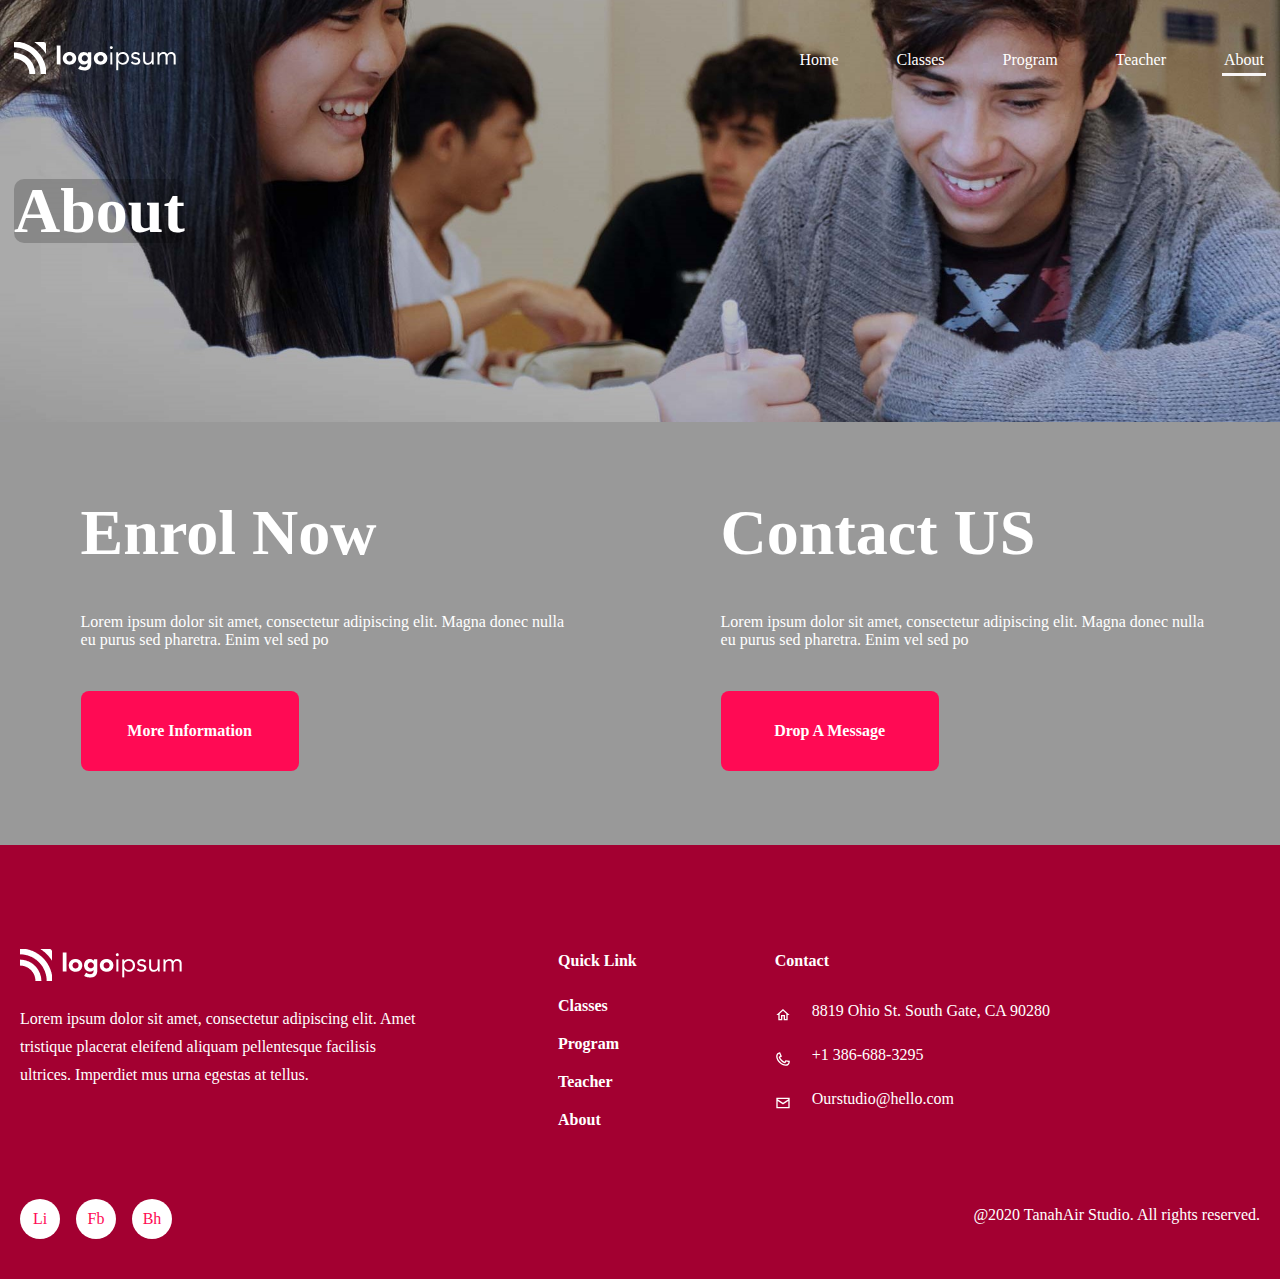
<file: About.html>
<!DOCTYPE html>
<html lang="en">

<head>
    <meta charset="UTF-8">
    <meta http-equiv="X-UA-Compatible" content="IE=edge">
    <meta name="viewport" content="width=device-width, initial-scale=1.0">
    <title>About</title>
    <link rel="stylesheet" href="./css/about.css">
    <link rel="stylesheet" href="./css/helper.css"> 
     <link rel="stylesheet" href="./css/global.css">
</head>

<body>
    <div class="globalwidth centerColumn">
        <header class="header flexcenter max1232 main">
            <div class="logo"><svg width="162" height="32" viewBox="0 0 162 32" fill="none"
                    xmlns="http://www.w3.org/2000/svg">
                    <path
                        d="M0 10.6653V16.5895C2.02441 16.5881 4.02924 16.9859 5.89976 17.7601C7.77028 18.5343 9.46978 19.6697 10.901 21.1015C12.3319 22.5327 13.4667 24.2319 14.2404 26.1019C15.0142 27.9719 15.4118 29.9762 15.4105 32H21.3305C21.3251 26.344 19.0762 20.9212 15.0773 16.9215C11.0783 12.9217 5.65593 10.6717 0 10.6653H0Z"
                        fill="white" />
                    <path
                        d="M29.6057 0H20.2239C24.97 3.00768 28.9915 7.02862 31.9998 11.7743V2.39241C31.9994 1.75775 31.747 1.14924 31.298 0.700619C30.8491 0.252003 30.2404 -1.57043e-07 29.6057 0Z"
                        fill="white" />
                    <path
                        d="M5.89472 0H0V5.33388C7.07009 5.34123 13.8485 8.15302 18.8479 13.1523C23.8473 18.1515 26.6593 24.9298 26.6669 31.9999H31.9999V26.1052C30.7941 19.6265 27.6547 13.6648 22.9949 9.00502C18.3351 4.34523 12.3734 1.20578 5.89472 0Z"
                        fill="white" />
                    <path d="M46.5101 3.52246H42.7527V22.4613H46.5101V3.52246Z" fill="white" />
                    <path
                        d="M60.3258 11.7281C59.7003 11.1594 58.9681 10.7206 58.1717 10.4371C56.461 9.83639 54.5966 9.83639 52.8859 10.4371C52.0891 10.7204 51.3566 11.1593 50.7309 11.7281C50.1173 12.2938 49.6271 12.9801 49.2909 13.7441C48.9435 14.5775 48.7646 15.4714 48.7646 16.3744C48.7646 17.2773 48.9435 18.1713 49.2909 19.0047C49.6258 19.7708 50.1161 20.459 50.7309 21.0257C51.3555 21.5949 52.0876 22.0336 52.8842 22.3158C54.5947 22.9176 56.4595 22.9176 58.1701 22.3158C58.9669 22.0336 59.6992 21.5949 60.3242 21.0257C60.9387 20.4588 61.429 19.7706 61.7641 19.0047C62.1116 18.1713 62.2904 17.2773 62.2904 16.3744C62.2904 15.4714 62.1116 14.5775 61.7641 13.7441C61.4283 12.9804 60.9387 12.2941 60.3258 11.7281ZM57.7456 18.6047C57.1372 19.1528 56.3473 19.4561 55.5284 19.4561C54.7095 19.4561 53.9196 19.1528 53.3111 18.6047C52.7997 17.9734 52.5207 17.1856 52.5207 16.3731C52.5207 15.5606 52.7997 14.7728 53.3111 14.1415C53.9196 13.5934 54.7095 13.2901 55.5284 13.2901C56.3473 13.2901 57.1372 13.5934 57.7456 14.1415C58.257 14.7728 58.5361 15.5606 58.5361 16.3731C58.5361 17.1856 58.257 17.9734 57.7456 18.6047Z"
                        fill="white" />
                    <path
                        d="M73.8155 11.8903H73.7683C73.5945 11.6464 73.3927 11.4237 73.1671 11.2268C72.8937 10.9849 72.5909 10.7784 72.266 10.612C71.4447 10.1906 70.5331 9.97586 69.61 9.98635C68.8011 9.97219 68.0012 10.1573 67.2808 10.5253C66.6095 10.8729 66.0167 11.3547 65.5393 11.9409C65.0525 12.545 64.679 13.2323 64.437 13.9695C64.1796 14.729 64.0485 15.5255 64.0488 16.3274C64.0393 17.1881 64.1836 18.0437 64.4749 18.8537C64.7388 19.5929 65.1502 20.2708 65.6841 20.8461C66.2161 21.4091 66.8616 21.8526 67.578 22.1472C68.3569 22.4646 69.1917 22.6221 70.0328 22.6103C70.6549 22.5996 71.2699 22.4766 71.8483 22.2474C72.497 22.0013 73.059 21.57 73.4643 21.0069H73.5148V22.1859C73.5289 22.5791 73.4641 22.9712 73.3243 23.339C73.1844 23.7068 72.9723 24.0428 72.7005 24.3274C72.3557 24.6325 71.9525 24.8645 71.5153 25.0092C71.0782 25.1539 70.6162 25.2085 70.1574 25.1695C69.4299 25.1776 68.7088 25.0324 68.0412 24.7434C67.3769 24.4465 66.7571 24.0588 66.1995 23.5914L64.1204 26.6945C64.9702 27.379 65.9636 27.8629 67.0265 28.1101C68.0782 28.3519 69.154 28.4737 70.2332 28.473C72.6045 28.473 74.3704 27.876 75.5308 26.6819C76.6913 25.4878 77.2717 23.7384 77.2723 21.4339V10.287H73.8197L73.8155 11.8903ZM73.5898 17.439C73.4416 17.7954 73.2243 18.1191 72.9506 18.3914C72.672 18.669 72.3453 18.8939 71.9864 19.055C71.6138 19.2204 71.2106 19.3059 70.8029 19.3059C70.3951 19.3059 69.9919 19.2204 69.6193 19.055C69.2652 18.8916 68.9428 18.667 68.6669 18.3914C68.392 18.1168 68.1739 17.7907 68.0251 17.4318C67.8763 17.0729 67.7998 16.6881 67.7998 16.2996C67.7998 15.9111 67.8763 15.5263 68.0251 15.1674C68.1739 14.8085 68.392 14.4824 68.6669 14.2078C68.9429 13.9322 69.2653 13.7073 69.6193 13.5434C69.9921 13.3785 70.3952 13.2933 70.8029 13.2933C71.2105 13.2933 71.6136 13.3785 71.9864 13.5434C72.3452 13.7051 72.6718 13.9302 72.9506 14.2078C73.364 14.6233 73.6452 15.1518 73.759 15.7267C73.8727 16.3016 73.8138 16.8974 73.5898 17.439Z"
                        fill="white" />
                    <path
                        d="M91.3883 11.7281C90.7628 11.1594 90.0306 10.7206 89.2342 10.4371C87.5235 9.83639 85.6591 9.83639 83.9484 10.4371C83.1516 10.7204 82.4191 11.1593 81.7934 11.7281C81.1798 12.2938 80.6896 12.9801 80.3534 13.7441C80.006 14.5775 79.8271 15.4714 79.8271 16.3744C79.8271 17.2773 80.006 18.1713 80.3534 19.0047C80.6883 19.7708 81.1786 20.459 81.7934 21.0257C82.4185 21.5951 83.1512 22.0338 83.9484 22.3158C85.6589 22.9176 87.5237 22.9176 89.2342 22.3158C90.031 22.0336 90.7634 21.5949 91.3883 21.0257C92.0031 20.459 92.4935 19.7708 92.8283 19.0047C93.1757 18.1713 93.3546 17.2773 93.3546 16.3744C93.3546 15.4714 93.1757 14.5775 92.8283 13.7441C92.4922 12.9801 92.002 12.2938 91.3883 11.7281ZM88.8081 18.6047C88.1997 19.1528 87.4098 19.4561 86.5909 19.4561C85.772 19.4561 84.9821 19.1528 84.3736 18.6047C83.8622 17.9734 83.5832 17.1856 83.5832 16.3731C83.5832 15.5606 83.8622 14.7728 84.3736 14.1415C84.9821 13.5934 85.772 13.2901 86.5909 13.2901C87.4098 13.2901 88.1997 13.5934 88.8081 14.1415C89.3195 14.7728 89.5986 15.5606 89.5986 16.3731C89.5986 17.1856 89.3195 17.9734 88.8081 18.6047Z"
                        fill="white" />
                    <path d="M98.3391 10.3713H96.324V22.4614H98.3391V10.3713Z" fill="white" />
                    <path
                        d="M97.332 4.1719C97.1366 4.16818 96.9426 4.20529 96.7624 4.28083C96.5821 4.35638 96.4196 4.46871 96.2853 4.61063C96.0804 4.81721 95.9412 5.07981 95.8853 5.36535C95.8295 5.65088 95.8594 5.94657 95.9712 6.21514C96.0831 6.48372 96.272 6.71316 96.5141 6.87456C96.7562 7.03596 97.0406 7.12208 97.3316 7.12208C97.6225 7.12208 97.907 7.03596 98.1491 6.87456C98.3912 6.71316 98.58 6.48372 98.6919 6.21514C98.8038 5.94657 98.8337 5.65088 98.7778 5.36535C98.722 5.07981 98.5828 4.81721 98.3779 4.61063C98.2438 4.46865 98.0815 4.35627 97.9013 4.28072C97.7212 4.20516 97.5273 4.16809 97.332 4.1719Z"
                        fill="white" />
                    <path
                        d="M113.245 11.8738C112.678 11.295 111.996 10.8415 111.244 10.5424C110.417 10.2167 109.535 10.0545 108.647 10.0649C107.811 10.0553 106.983 10.2413 106.231 10.6081C105.491 10.9764 104.835 11.4953 104.306 12.1314H104.252V10.3715H102.24V28.352H104.252V20.3184H104.304C104.732 21.0552 105.355 21.6591 106.105 22.0632C106.976 22.5507 107.961 22.7961 108.959 22.7739C109.776 22.7791 110.585 22.6163 111.336 22.2956C112.062 21.9879 112.716 21.5351 113.26 20.9651C113.813 20.3825 114.247 19.6985 114.539 18.9508C115.159 17.3195 115.159 15.5176 114.539 13.8864C114.245 13.1369 113.805 12.453 113.245 11.8738ZM112.534 18.1895C112.347 18.7159 112.053 19.1982 111.671 19.6065C111.289 20.0149 110.828 20.3405 110.316 20.5634C109.182 21.0275 107.912 21.0275 106.779 20.5634C106.265 20.3405 105.803 20.0146 105.421 19.6058C105.039 19.197 104.745 18.7141 104.557 18.187C104.162 17.0412 104.162 15.7959 104.557 14.6502C104.745 14.1231 105.039 13.6401 105.421 13.2314C105.803 12.8226 106.265 12.4966 106.779 12.2738C107.912 11.8096 109.182 11.8096 110.316 12.2738C110.829 12.4966 111.291 12.8226 111.673 13.2314C112.055 13.6401 112.349 14.1231 112.537 14.6502C112.933 15.7959 112.933 17.0412 112.537 18.187L112.534 18.1895Z"
                        fill="white" />
                    <path
                        d="M125.155 16.421C124.772 16.1347 124.346 15.9123 123.892 15.7625C123.393 15.5944 122.884 15.4604 122.368 15.3616C121.98 15.2954 121.597 15.2094 121.218 15.104C120.881 15.0123 120.552 14.8912 120.236 14.7419C119.983 14.627 119.754 14.4647 119.563 14.2635C119.399 14.0837 119.312 13.8479 119.317 13.605C119.314 13.343 119.39 13.086 119.537 12.869C119.682 12.6547 119.871 12.474 120.092 12.3393C120.329 12.1965 120.586 12.0919 120.855 12.0294C121.131 11.9613 121.413 11.9265 121.697 11.9259C122.237 11.9091 122.771 12.0482 123.234 12.3267C123.652 12.5898 124.002 12.9482 124.255 13.3726L125.934 12.2619C125.562 11.5277 124.958 10.9371 124.215 10.5819C123.467 10.2344 122.651 10.058 121.826 10.0657C121.267 10.0643 120.71 10.1426 120.173 10.2981C119.658 10.4449 119.169 10.6723 118.725 10.9718C118.301 11.2584 117.947 11.6383 117.692 12.0825C117.428 12.5555 117.294 13.0903 117.305 13.632C117.284 14.1622 117.404 14.6886 117.653 15.157C117.881 15.5488 118.199 15.8808 118.58 16.1254C119.001 16.3909 119.457 16.5953 119.936 16.7326C120.453 16.8875 120.995 17.0254 121.563 17.1461C121.891 17.2151 122.21 17.2926 122.519 17.3785C122.809 17.4564 123.088 17.5737 123.346 17.7271C123.574 17.8622 123.772 18.0425 123.927 18.2568C124.082 18.4942 124.159 18.7743 124.147 19.0576C124.156 19.3554 124.075 19.6489 123.915 19.8997C123.754 20.1375 123.542 20.3361 123.295 20.4808C123.027 20.6405 122.734 20.7543 122.429 20.8176C122.119 20.8857 121.803 20.9204 121.486 20.9212C120.858 20.9455 120.236 20.7932 119.691 20.4816C119.189 20.1623 118.747 19.7569 118.386 19.2842L116.786 20.5246C117.281 21.2938 117.985 21.9069 118.814 22.293C119.664 22.6304 120.573 22.7931 121.488 22.7713C122.083 22.7718 122.677 22.7026 123.256 22.565C123.807 22.4376 124.332 22.2147 124.806 21.9065C125.259 21.6057 125.635 21.2016 125.901 20.7275C126.19 20.1895 126.333 19.5849 126.315 18.9743C126.332 18.4493 126.226 17.9278 126.005 17.4509C125.805 17.0466 125.514 16.6942 125.155 16.421Z"
                        fill="white" />
                    <path
                        d="M139.673 19.594V10.3713H137.658V16.2661C137.664 16.9016 137.59 17.5353 137.438 18.1524C137.309 18.6813 137.08 19.1808 136.764 19.6244C136.464 20.0367 136.064 20.3657 135.601 20.5801C135.069 20.8164 134.491 20.9315 133.909 20.917C133.516 20.9488 133.12 20.8856 132.756 20.7328C132.392 20.58 132.07 20.3419 131.817 20.0387C131.333 19.3344 131.096 18.4895 131.143 17.6362V10.3713H129.128V17.8374C129.122 18.5142 129.213 19.1883 129.399 19.8391C129.561 20.416 129.849 20.95 130.241 21.4029C130.634 21.8456 131.124 22.1915 131.673 22.4134C132.327 22.6686 133.025 22.7917 133.727 22.7755C134.199 22.7793 134.669 22.7138 135.122 22.581C135.531 22.4619 135.922 22.2883 136.284 22.0648C136.614 21.8618 136.914 21.6141 137.175 21.3288C137.41 21.0749 137.607 20.7874 137.757 20.4757H137.808C137.808 20.821 137.817 21.1578 137.834 21.4862C137.852 21.8147 137.86 22.142 137.86 22.4681H139.772C139.772 22.0712 139.755 21.6319 139.72 21.1502C139.685 20.6686 139.669 20.1498 139.673 19.594Z"
                        fill="white" />
                    <path
                        d="M161.451 13.0198C161.317 12.4348 161.052 11.8878 160.676 11.4198C160.296 10.967 159.807 10.619 159.255 10.4093C158.56 10.1583 157.824 10.0401 157.085 10.0606C156.283 10.0256 155.489 10.2375 154.811 10.6678C154.183 11.1185 153.655 11.6949 153.262 12.3604C153.159 12.1532 153.025 11.9163 152.861 11.6497C152.678 11.3617 152.447 11.1081 152.176 10.9002C151.844 10.6479 151.475 10.449 151.082 10.3107C150.553 10.1331 149.998 10.0498 149.44 10.0648C148.968 10.0609 148.499 10.1265 148.046 10.2594C147.637 10.3785 147.246 10.5521 146.883 10.7756C146.554 10.9788 146.254 11.2265 145.992 11.5116C145.757 11.7654 145.561 12.0529 145.411 12.3646H145.359C145.359 12.0194 145.35 11.6842 145.333 11.3541C145.317 11.024 145.307 10.6998 145.307 10.3722H143.396C143.396 10.7691 143.413 11.2084 143.447 11.6901C143.481 12.1718 143.498 12.6885 143.498 13.2404V22.4623H145.515V16.5726C145.509 15.9368 145.583 15.3028 145.735 14.6855C145.864 14.1563 146.092 13.6567 146.409 13.2135C146.708 12.801 147.108 12.472 147.571 12.2577C148.103 12.0212 148.681 11.9062 149.264 11.9208C149.608 11.8914 149.955 11.9538 150.268 12.1017C150.581 12.2496 150.849 12.4777 151.045 12.7629C151.478 13.649 151.666 14.6347 151.589 15.6177V22.464H153.599V15.4863C153.594 14.9891 153.677 14.4948 153.845 14.0269C153.995 13.6122 154.224 13.2306 154.519 12.9036C154.798 12.5974 155.136 12.3513 155.514 12.1802C155.895 12.0075 156.309 11.9193 156.728 11.9217C157.226 11.9036 157.721 12.0007 158.175 12.2055C158.532 12.3783 158.843 12.6359 159.078 12.9558C159.305 13.2725 159.464 13.6329 159.544 14.0143C159.63 14.4133 159.673 14.8204 159.673 15.2286V22.4623H161.684V15.125C161.691 14.4165 161.613 13.7096 161.451 13.0198Z"
                        fill="white" />
                </svg></div>
            <nav class="navheader">
                <a href="./Home.html">Home</a>
                <a href="./Classes.html">Classes</a>
                <a href="./Program.html">Program</a>
                <a href="./Teacher.html">Teacher</a>
                <a href="./About.html" class="active">About</a>
            </nav>
        </header>
    </div>
     <!--Cont headerBg -->
     <div class="top_menu center globalLimitWidth">
        <div class="top_menuCont center max1232 main">
            <h2>About</h2>
        </div>
    </div>
    <!-- finished contHeadBG -->
   
    <div class="w100 centerColumn">
        <div class="beforefooterblock globalLimitWidth center">
            <div class="FormBf centerColumn">
                    <h2>Enrol Now</h2>
                    <p>Lorem ipsum dolor sit amet, consectetur adipiscing elit. Magna donec nulla eu purus sed pharetra. Enim vel sed po</p>
                    <button class="redButtonHug">More Information</button>
                
            </div>
            <div class="FormBf centerColumn">
                    <h2>Contact US</h2>
                    <p>Lorem ipsum dolor sit amet, consectetur adipiscing elit. Magna donec nulla eu purus sed pharetra. Enim vel sed po</p>
                    <button class="redButtonHug">Drop A Message</button>
            </div>
        </div>
        <footer class="globalLimitWidth">
            <div class="contfoot">
                <div class="max1232">
                    <div class="topfoot">
                        <div class="columnfooter ">
                            <img class="footmargin" src="./img/global/Logo.png" alt="">
                            <p class="footertext">Lorem ipsum dolor sit amet, consectetur adipiscing elit. Amet
                                tristique
                                placerat eleifend aliquam
                                pellentesque facilisis ultrices. Imperdiet mus urna egestas at tellus. </p>
                        </div>
                        <div class="columnfooter ql">
                            <h3 class="linkcontact footmargin">Quick Link </h3>
                            <nav class="footlist">
                                <a href="./Classes.html">Classes</a>
                                <a href="./Program.html">Program</a>
                                <a href="./Teacher.html">Teacher</a>
                                <a href="./About.html">About</a>
                                <nav />

                        </div>
                        <div class="contact columnfooter">
                            <h3 class="linkcontact footmargin">Contact</h3>
                            <div class="contactdiv">
                                <div class="contInfo">
                                    <svg width="16" height="16" viewBox="0 0 16 16" fill="none"
                                        xmlns="http://www.w3.org/2000/svg">
                                        <path fill-rule="evenodd" clip-rule="evenodd"
                                            d="M7.99992 3.79333L11.3333 6.79333V12H9.99992V8H5.99992V12H4.66658V6.79333L7.99992 3.79333ZM7.99992 2L1.33325 8H3.33325V13.3333H7.33325V9.33333H8.66659V13.3333H12.6666V8H14.6666L7.99992 2Z"
                                            fill="white" />
                                    </svg>
                                    <p class="footertext">8819 Ohio St. South Gate, CA 90280</p>
                                </div>
                                <div class="contInfo">
                                    <svg width="16" height="16" viewBox="0 0 16 16" fill="none"
                                        xmlns="http://www.w3.org/2000/svg">
                                        <path fill-rule="evenodd" clip-rule="evenodd"
                                            d="M10.5959 14.826C8.58389 14.826 6.21656 13.758 4.22856 11.7713C1.05656 8.59867 0.228557 4.45734 2.34322 2.34267C2.96789 1.71867 3.72789 1.33867 4.60456 1.21201L5.11122 1.13867L6.97589 5.48667L5.11122 6.41867C5.54322 7.23734 6.19789 8.08334 7.05722 8.94267C7.87656 9.76201 8.72189 10.412 9.57056 10.8733L10.4466 9.15801L14.7686 9.77534L14.7939 10.3267C14.8572 11.6993 14.4639 12.8507 13.6566 13.6573C12.8672 14.4467 11.7946 14.826 10.5959 14.826ZM4.30722 2.64801C3.92389 2.77667 3.58122 2.99067 3.28589 3.28667C1.75256 4.81934 2.61656 8.27334 5.17122 10.8287C7.72722 13.384 11.1806 14.246 12.7139 12.714C13.2246 12.2033 13.4086 11.53 13.4539 10.934L11.2092 10.6133L10.7786 11.476C10.6159 11.8013 10.3352 12.0407 9.98789 12.1493C9.64056 12.2593 9.25522 12.22 8.93256 12.0447C7.97256 11.5227 7.02389 10.796 6.11389 9.886C5.16056 8.93267 4.42789 7.98 3.93522 7.054C3.76389 6.73067 3.73122 6.36134 3.84189 6.01334C3.95256 5.66734 4.19189 5.388 4.51656 5.22534L5.25389 4.85667L4.30722 2.64801Z"
                                            fill="white" />
                                    </svg>
                                    <p class="footertext">+1 386-688-3295 </p>
                                </div>
                                <div class="contInfo">
                                    <svg width="16" height="16" viewBox="0 0 16 16" fill="none"
                                        xmlns="http://www.w3.org/2000/svg">
                                        <path fill-rule="evenodd" clip-rule="evenodd"
                                            d="M1.33325 2.66675V13.3334H14.6666V2.66675H1.33325ZM13.3333 4.00008V4.31008L7.99992 7.86542L2.66659 4.31008V4.00008H13.3333ZM2.66659 12.0001V5.91275L7.99992 9.46875L13.3333 5.91275V12.0001H2.66659Z"
                                            fill="white" />
                                    </svg>
                                    <p class="footertext"> Ourstudio@hello.com</p>
                                </div>
                            </div>
                        </div>
                    </div>

                    <div class="bottomfoot width1232">
                        <div class="logobottom">
                            <p class="borderlogo">Li</p>
                            <p class="borderlogo">Fb</p>
                            <p class="borderlogo">Bh</p>
                        </div>
                        <p class="allRightsReserved footertext"> @2020 TanahAir Studio. All rights reserved.</p>
                    </div>
                </div>
            </div>
        </footer>
    </div>
</body>

</html>
</file>
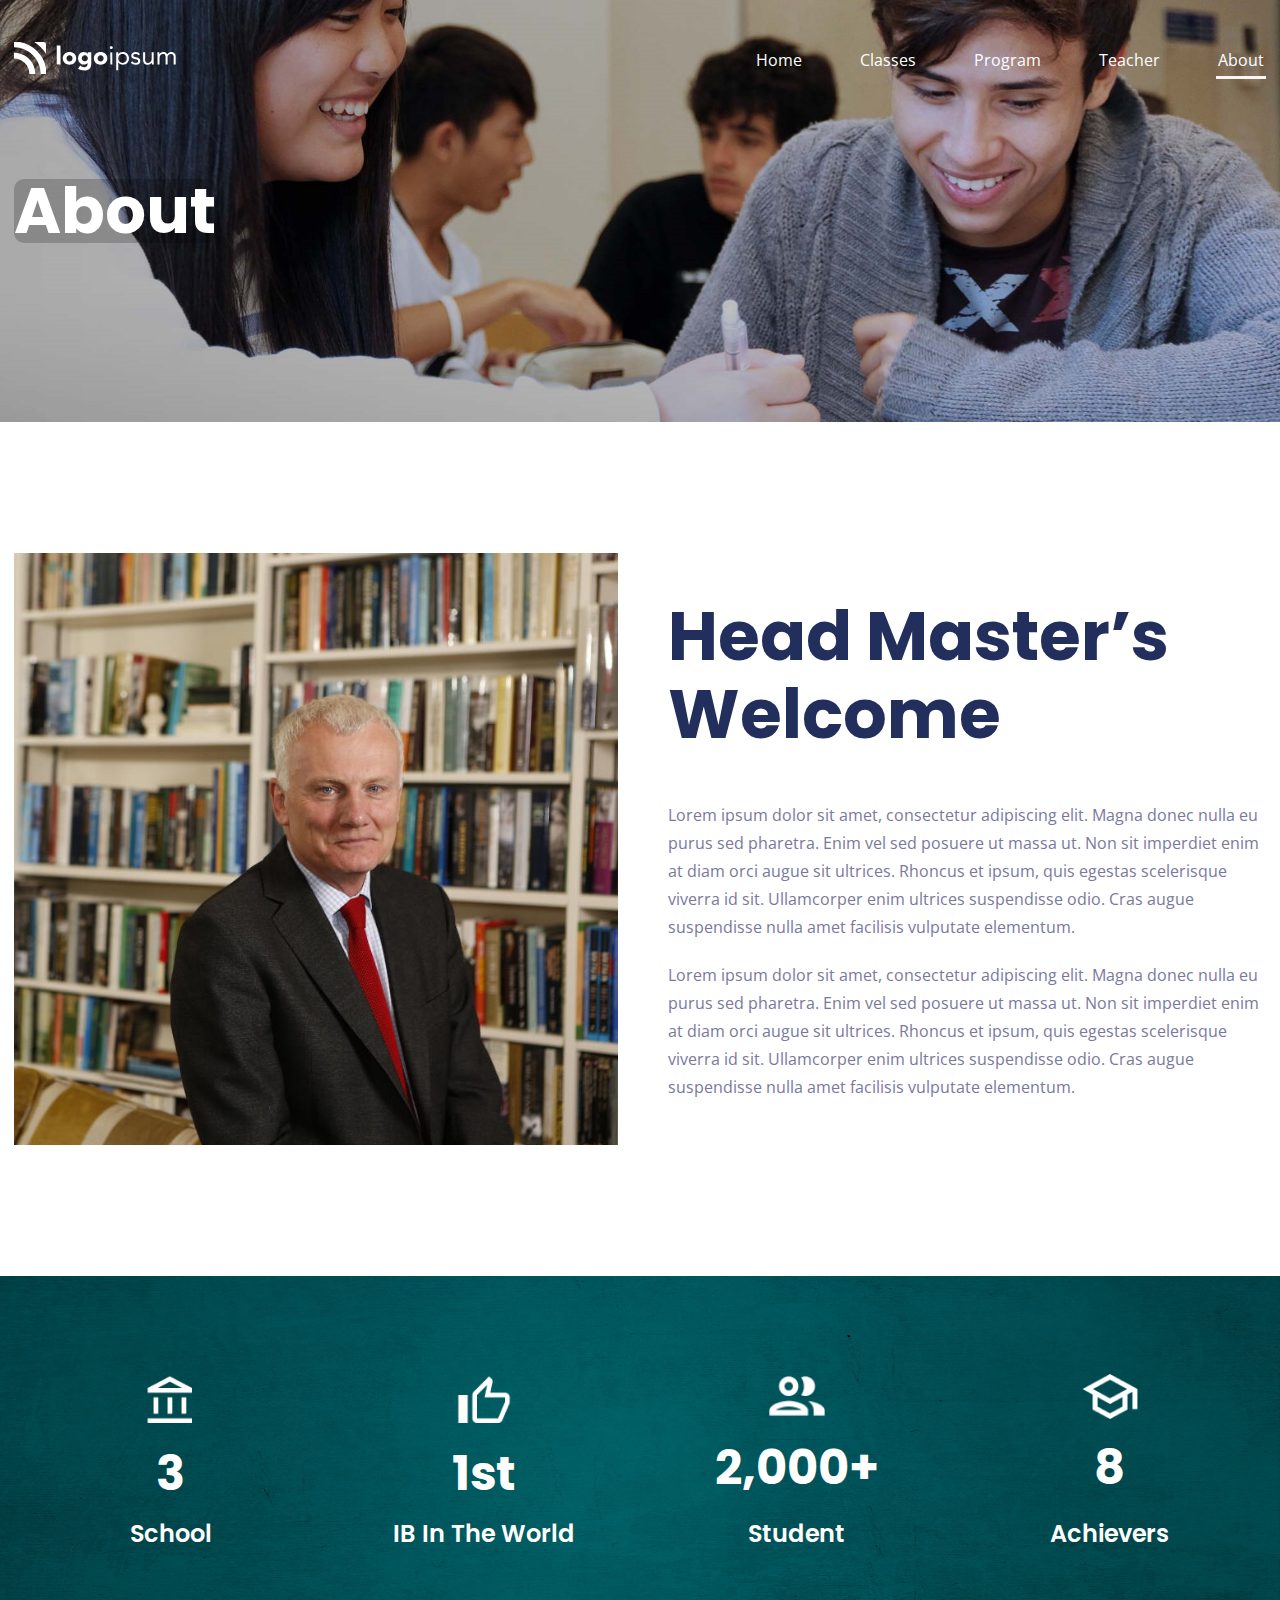
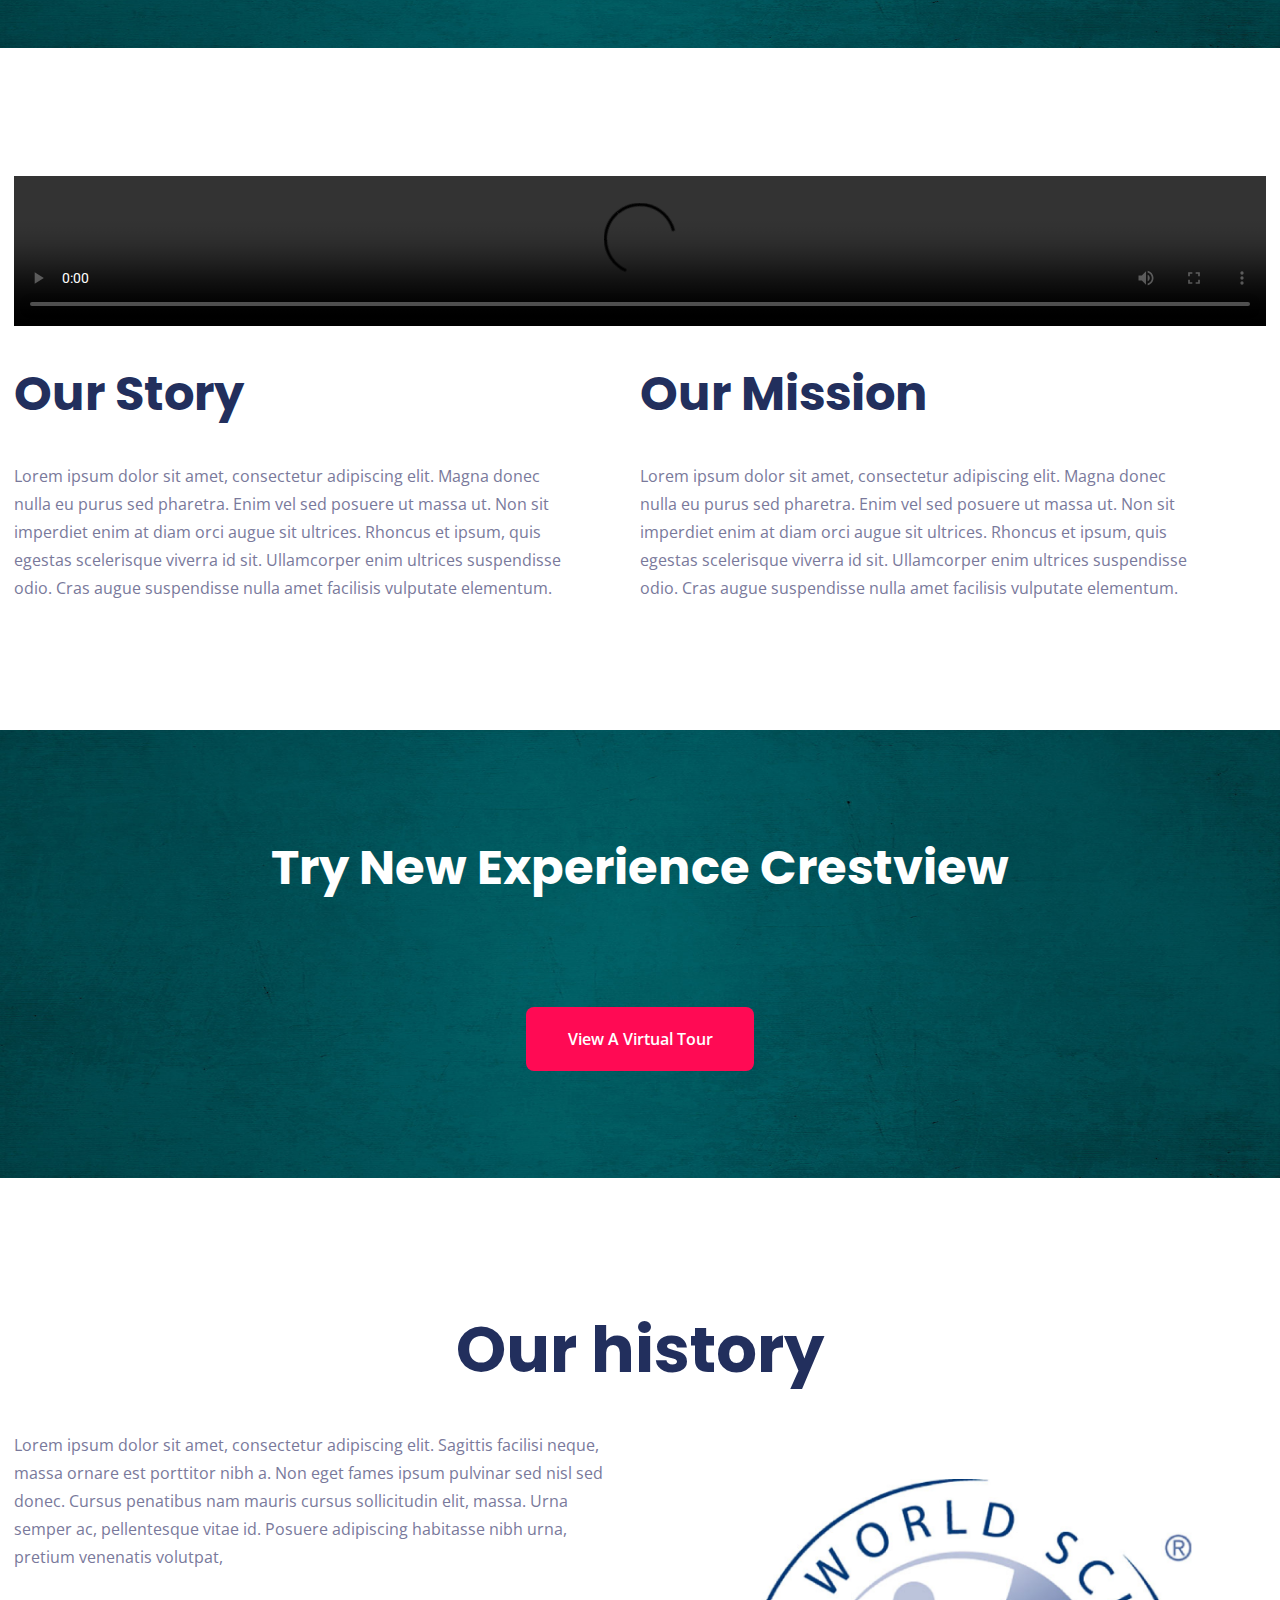
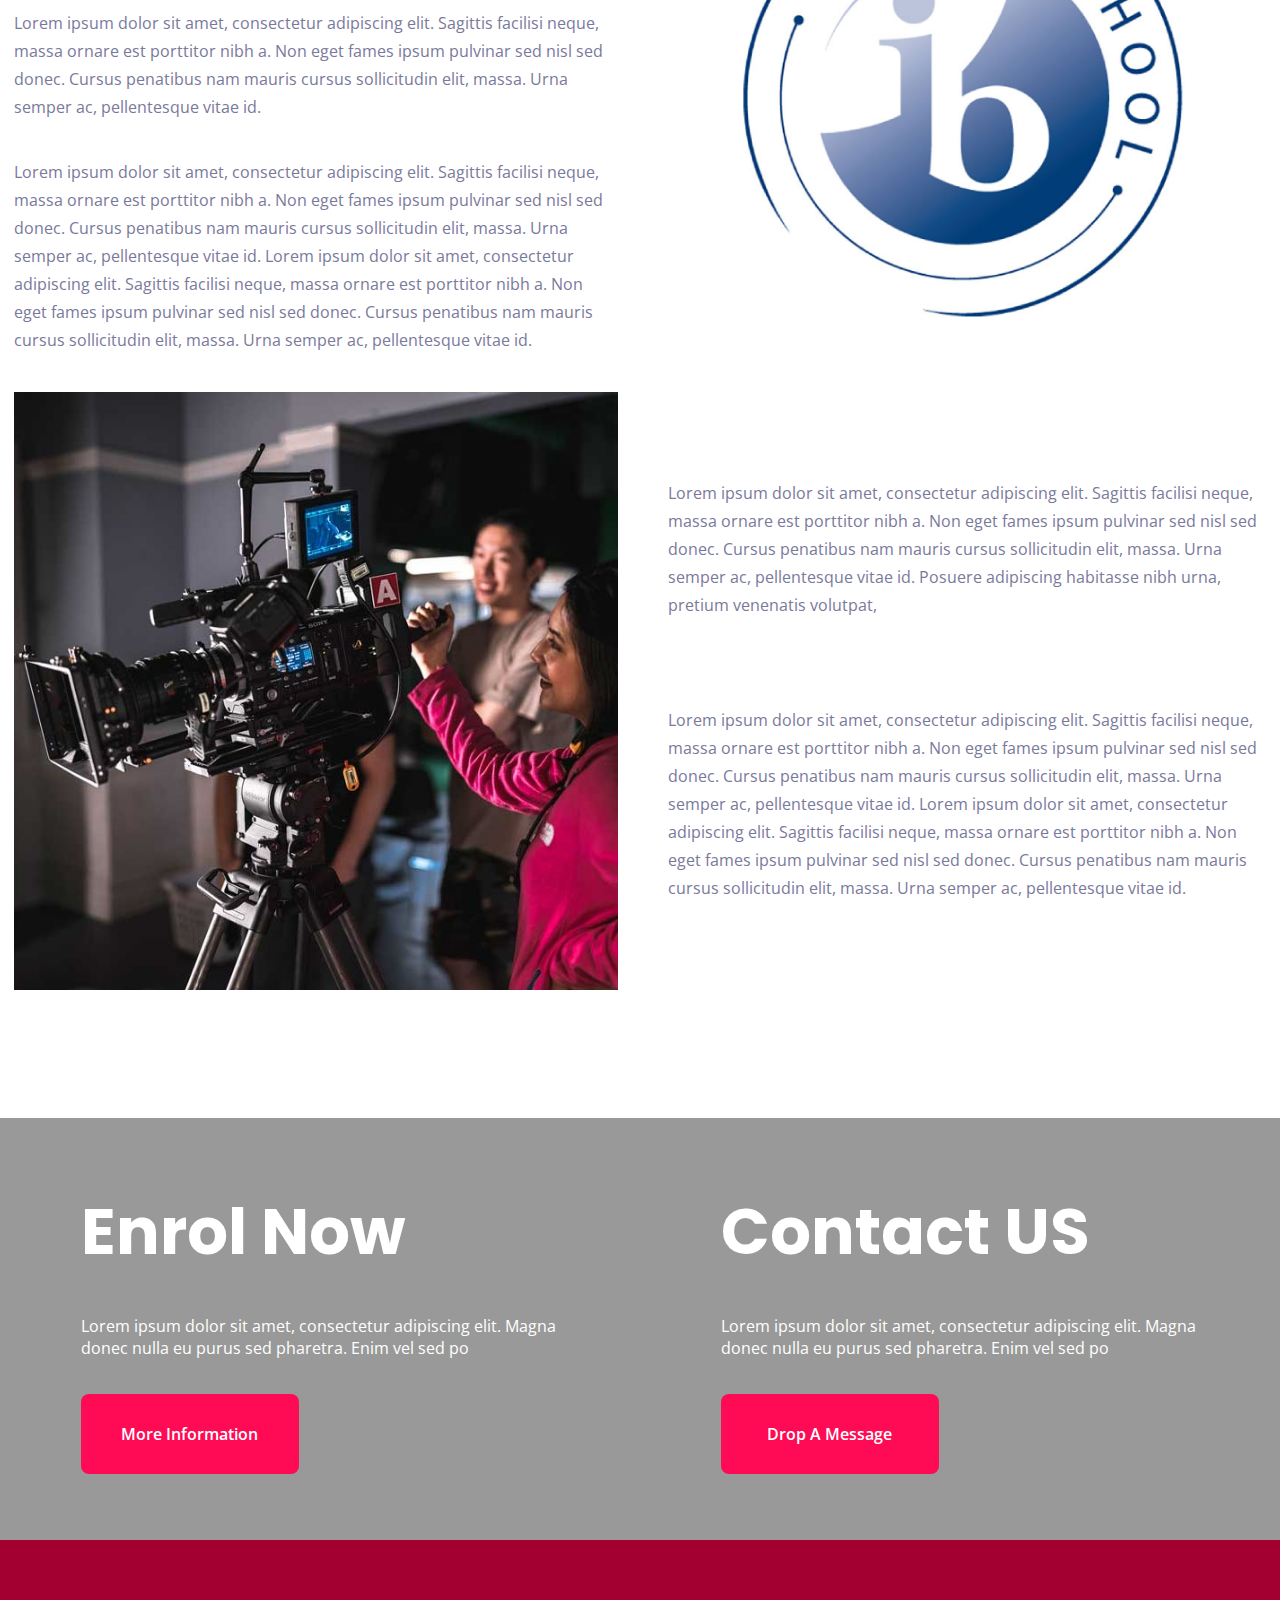
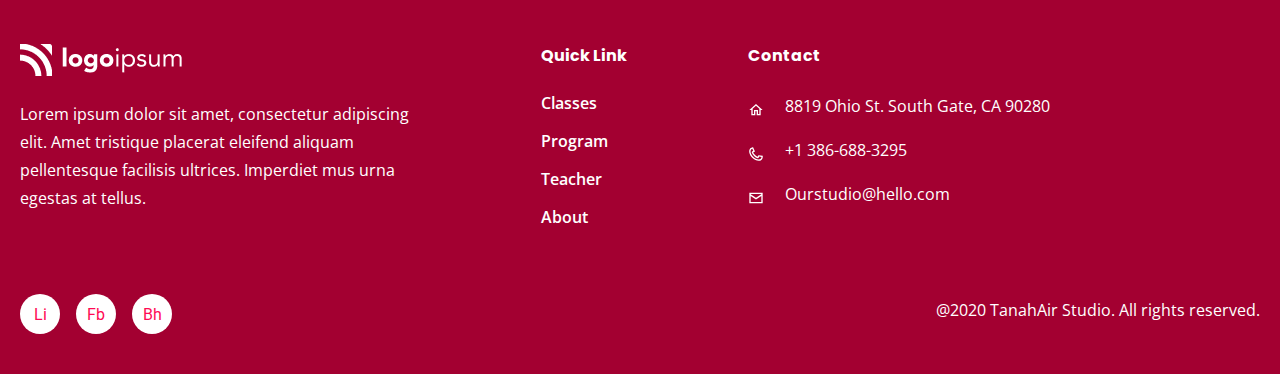
<file: about.html>
<!DOCTYPE html>
<html lang="en">

<head>
    <meta charset="UTF-8">
    <meta http-equiv="X-UA-Compatible" content="IE=edge">
    <meta name="viewport" content="width=device-width, initial-scale=1.0">
    <title>About</title>
    <link rel="stylesheet" href="./css/helper.css">
    <link rel="stylesheet" href="./css/about.css">
    <link rel="stylesheet" href="./css/global.css">
    <link rel="preconnect" href="https://fonts.googleapis.com">
    <link rel="preconnect" href="https://fonts.gstatic.com" crossorigin>
    <link
        href="https://fonts.googleapis.com/css2?family=Lato:wght@300;400;700&family=Playfair+Display:wght@600;700&family=Plus+Jakarta+Sans:wght@400;500&family=Poppins:wght@700&display=swap"
        rel="stylesheet">
    <link rel="preconnect" href="https://fonts.googleapis.com">
    <link rel="preconnect" href="https://fonts.gstatic.com" crossorigin>
    <link
        href="https://fonts.googleapis.com/css2?family=Lato:wght@300;400;700&family=Open+Sans:wght@400;600&family=Playfair+Display:wght@600;700&family=Plus+Jakarta+Sans:wght@400;500&family=Poppins:wght@700&display=swap"
        rel="stylesheet">
    <link rel="preconnect" href="https://fonts.googleapis.com">
    <link rel="preconnect" href="https://fonts.gstatic.com" crossorigin>
    <link
        href="https://fonts.googleapis.com/css2?family=Lato:wght@300;400;700&family=Open+Sans:wght@400;600&family=Playfair+Display:wght@600;700&family=Plus+Jakarta+Sans:wght@400;500&family=Poppins:wght@700&family=Roboto:wght@500&display=swap"
        rel="stylesheet">
</head>

<body>
    <div class="globalwidth centerColumn">
        <header class="header flexcenter max1232 main">
            <div class="logo"><svg width="162" height="32" viewBox="0 0 162 32" fill="none"
                    xmlns="http://www.w3.org/2000/svg">
                    <path
                        d="M0 10.6653V16.5895C2.02441 16.5881 4.02924 16.9859 5.89976 17.7601C7.77028 18.5343 9.46978 19.6697 10.901 21.1015C12.3319 22.5327 13.4667 24.2319 14.2404 26.1019C15.0142 27.9719 15.4118 29.9762 15.4105 32H21.3305C21.3251 26.344 19.0762 20.9212 15.0773 16.9215C11.0783 12.9217 5.65593 10.6717 0 10.6653H0Z"
                        fill="white" />
                    <path
                        d="M29.6057 0H20.2239C24.97 3.00768 28.9915 7.02862 31.9998 11.7743V2.39241C31.9994 1.75775 31.747 1.14924 31.298 0.700619C30.8491 0.252003 30.2404 -1.57043e-07 29.6057 0Z"
                        fill="white" />
                    <path
                        d="M5.89472 0H0V5.33388C7.07009 5.34123 13.8485 8.15302 18.8479 13.1523C23.8473 18.1515 26.6593 24.9298 26.6669 31.9999H31.9999V26.1052C30.7941 19.6265 27.6547 13.6648 22.9949 9.00502C18.3351 4.34523 12.3734 1.20578 5.89472 0Z"
                        fill="white" />
                    <path d="M46.5101 3.52246H42.7527V22.4613H46.5101V3.52246Z" fill="white" />
                    <path
                        d="M60.3258 11.7281C59.7003 11.1594 58.9681 10.7206 58.1717 10.4371C56.461 9.83639 54.5966 9.83639 52.8859 10.4371C52.0891 10.7204 51.3566 11.1593 50.7309 11.7281C50.1173 12.2938 49.6271 12.9801 49.2909 13.7441C48.9435 14.5775 48.7646 15.4714 48.7646 16.3744C48.7646 17.2773 48.9435 18.1713 49.2909 19.0047C49.6258 19.7708 50.1161 20.459 50.7309 21.0257C51.3555 21.5949 52.0876 22.0336 52.8842 22.3158C54.5947 22.9176 56.4595 22.9176 58.1701 22.3158C58.9669 22.0336 59.6992 21.5949 60.3242 21.0257C60.9387 20.4588 61.429 19.7706 61.7641 19.0047C62.1116 18.1713 62.2904 17.2773 62.2904 16.3744C62.2904 15.4714 62.1116 14.5775 61.7641 13.7441C61.4283 12.9804 60.9387 12.2941 60.3258 11.7281ZM57.7456 18.6047C57.1372 19.1528 56.3473 19.4561 55.5284 19.4561C54.7095 19.4561 53.9196 19.1528 53.3111 18.6047C52.7997 17.9734 52.5207 17.1856 52.5207 16.3731C52.5207 15.5606 52.7997 14.7728 53.3111 14.1415C53.9196 13.5934 54.7095 13.2901 55.5284 13.2901C56.3473 13.2901 57.1372 13.5934 57.7456 14.1415C58.257 14.7728 58.5361 15.5606 58.5361 16.3731C58.5361 17.1856 58.257 17.9734 57.7456 18.6047Z"
                        fill="white" />
                    <path
                        d="M73.8155 11.8903H73.7683C73.5945 11.6464 73.3927 11.4237 73.1671 11.2268C72.8937 10.9849 72.5909 10.7784 72.266 10.612C71.4447 10.1906 70.5331 9.97586 69.61 9.98635C68.8011 9.97219 68.0012 10.1573 67.2808 10.5253C66.6095 10.8729 66.0167 11.3547 65.5393 11.9409C65.0525 12.545 64.679 13.2323 64.437 13.9695C64.1796 14.729 64.0485 15.5255 64.0488 16.3274C64.0393 17.1881 64.1836 18.0437 64.4749 18.8537C64.7388 19.5929 65.1502 20.2708 65.6841 20.8461C66.2161 21.4091 66.8616 21.8526 67.578 22.1472C68.3569 22.4646 69.1917 22.6221 70.0328 22.6103C70.6549 22.5996 71.2699 22.4766 71.8483 22.2474C72.497 22.0013 73.059 21.57 73.4643 21.0069H73.5148V22.1859C73.5289 22.5791 73.4641 22.9712 73.3243 23.339C73.1844 23.7068 72.9723 24.0428 72.7005 24.3274C72.3557 24.6325 71.9525 24.8645 71.5153 25.0092C71.0782 25.1539 70.6162 25.2085 70.1574 25.1695C69.4299 25.1776 68.7088 25.0324 68.0412 24.7434C67.3769 24.4465 66.7571 24.0588 66.1995 23.5914L64.1204 26.6945C64.9702 27.379 65.9636 27.8629 67.0265 28.1101C68.0782 28.3519 69.154 28.4737 70.2332 28.473C72.6045 28.473 74.3704 27.876 75.5308 26.6819C76.6913 25.4878 77.2717 23.7384 77.2723 21.4339V10.287H73.8197L73.8155 11.8903ZM73.5898 17.439C73.4416 17.7954 73.2243 18.1191 72.9506 18.3914C72.672 18.669 72.3453 18.8939 71.9864 19.055C71.6138 19.2204 71.2106 19.3059 70.8029 19.3059C70.3951 19.3059 69.9919 19.2204 69.6193 19.055C69.2652 18.8916 68.9428 18.667 68.6669 18.3914C68.392 18.1168 68.1739 17.7907 68.0251 17.4318C67.8763 17.0729 67.7998 16.6881 67.7998 16.2996C67.7998 15.9111 67.8763 15.5263 68.0251 15.1674C68.1739 14.8085 68.392 14.4824 68.6669 14.2078C68.9429 13.9322 69.2653 13.7073 69.6193 13.5434C69.9921 13.3785 70.3952 13.2933 70.8029 13.2933C71.2105 13.2933 71.6136 13.3785 71.9864 13.5434C72.3452 13.7051 72.6718 13.9302 72.9506 14.2078C73.364 14.6233 73.6452 15.1518 73.759 15.7267C73.8727 16.3016 73.8138 16.8974 73.5898 17.439Z"
                        fill="white" />
                    <path
                        d="M91.3883 11.7281C90.7628 11.1594 90.0306 10.7206 89.2342 10.4371C87.5235 9.83639 85.6591 9.83639 83.9484 10.4371C83.1516 10.7204 82.4191 11.1593 81.7934 11.7281C81.1798 12.2938 80.6896 12.9801 80.3534 13.7441C80.006 14.5775 79.8271 15.4714 79.8271 16.3744C79.8271 17.2773 80.006 18.1713 80.3534 19.0047C80.6883 19.7708 81.1786 20.459 81.7934 21.0257C82.4185 21.5951 83.1512 22.0338 83.9484 22.3158C85.6589 22.9176 87.5237 22.9176 89.2342 22.3158C90.031 22.0336 90.7634 21.5949 91.3883 21.0257C92.0031 20.459 92.4935 19.7708 92.8283 19.0047C93.1757 18.1713 93.3546 17.2773 93.3546 16.3744C93.3546 15.4714 93.1757 14.5775 92.8283 13.7441C92.4922 12.9801 92.002 12.2938 91.3883 11.7281ZM88.8081 18.6047C88.1997 19.1528 87.4098 19.4561 86.5909 19.4561C85.772 19.4561 84.9821 19.1528 84.3736 18.6047C83.8622 17.9734 83.5832 17.1856 83.5832 16.3731C83.5832 15.5606 83.8622 14.7728 84.3736 14.1415C84.9821 13.5934 85.772 13.2901 86.5909 13.2901C87.4098 13.2901 88.1997 13.5934 88.8081 14.1415C89.3195 14.7728 89.5986 15.5606 89.5986 16.3731C89.5986 17.1856 89.3195 17.9734 88.8081 18.6047Z"
                        fill="white" />
                    <path d="M98.3391 10.3713H96.324V22.4614H98.3391V10.3713Z" fill="white" />
                    <path
                        d="M97.332 4.1719C97.1366 4.16818 96.9426 4.20529 96.7624 4.28083C96.5821 4.35638 96.4196 4.46871 96.2853 4.61063C96.0804 4.81721 95.9412 5.07981 95.8853 5.36535C95.8295 5.65088 95.8594 5.94657 95.9712 6.21514C96.0831 6.48372 96.272 6.71316 96.5141 6.87456C96.7562 7.03596 97.0406 7.12208 97.3316 7.12208C97.6225 7.12208 97.907 7.03596 98.1491 6.87456C98.3912 6.71316 98.58 6.48372 98.6919 6.21514C98.8038 5.94657 98.8337 5.65088 98.7778 5.36535C98.722 5.07981 98.5828 4.81721 98.3779 4.61063C98.2438 4.46865 98.0815 4.35627 97.9013 4.28072C97.7212 4.20516 97.5273 4.16809 97.332 4.1719Z"
                        fill="white" />
                    <path
                        d="M113.245 11.8738C112.678 11.295 111.996 10.8415 111.244 10.5424C110.417 10.2167 109.535 10.0545 108.647 10.0649C107.811 10.0553 106.983 10.2413 106.231 10.6081C105.491 10.9764 104.835 11.4953 104.306 12.1314H104.252V10.3715H102.24V28.352H104.252V20.3184H104.304C104.732 21.0552 105.355 21.6591 106.105 22.0632C106.976 22.5507 107.961 22.7961 108.959 22.7739C109.776 22.7791 110.585 22.6163 111.336 22.2956C112.062 21.9879 112.716 21.5351 113.26 20.9651C113.813 20.3825 114.247 19.6985 114.539 18.9508C115.159 17.3195 115.159 15.5176 114.539 13.8864C114.245 13.1369 113.805 12.453 113.245 11.8738ZM112.534 18.1895C112.347 18.7159 112.053 19.1982 111.671 19.6065C111.289 20.0149 110.828 20.3405 110.316 20.5634C109.182 21.0275 107.912 21.0275 106.779 20.5634C106.265 20.3405 105.803 20.0146 105.421 19.6058C105.039 19.197 104.745 18.7141 104.557 18.187C104.162 17.0412 104.162 15.7959 104.557 14.6502C104.745 14.1231 105.039 13.6401 105.421 13.2314C105.803 12.8226 106.265 12.4966 106.779 12.2738C107.912 11.8096 109.182 11.8096 110.316 12.2738C110.829 12.4966 111.291 12.8226 111.673 13.2314C112.055 13.6401 112.349 14.1231 112.537 14.6502C112.933 15.7959 112.933 17.0412 112.537 18.187L112.534 18.1895Z"
                        fill="white" />
                    <path
                        d="M125.155 16.421C124.772 16.1347 124.346 15.9123 123.892 15.7625C123.393 15.5944 122.884 15.4604 122.368 15.3616C121.98 15.2954 121.597 15.2094 121.218 15.104C120.881 15.0123 120.552 14.8912 120.236 14.7419C119.983 14.627 119.754 14.4647 119.563 14.2635C119.399 14.0837 119.312 13.8479 119.317 13.605C119.314 13.343 119.39 13.086 119.537 12.869C119.682 12.6547 119.871 12.474 120.092 12.3393C120.329 12.1965 120.586 12.0919 120.855 12.0294C121.131 11.9613 121.413 11.9265 121.697 11.9259C122.237 11.9091 122.771 12.0482 123.234 12.3267C123.652 12.5898 124.002 12.9482 124.255 13.3726L125.934 12.2619C125.562 11.5277 124.958 10.9371 124.215 10.5819C123.467 10.2344 122.651 10.058 121.826 10.0657C121.267 10.0643 120.71 10.1426 120.173 10.2981C119.658 10.4449 119.169 10.6723 118.725 10.9718C118.301 11.2584 117.947 11.6383 117.692 12.0825C117.428 12.5555 117.294 13.0903 117.305 13.632C117.284 14.1622 117.404 14.6886 117.653 15.157C117.881 15.5488 118.199 15.8808 118.58 16.1254C119.001 16.3909 119.457 16.5953 119.936 16.7326C120.453 16.8875 120.995 17.0254 121.563 17.1461C121.891 17.2151 122.21 17.2926 122.519 17.3785C122.809 17.4564 123.088 17.5737 123.346 17.7271C123.574 17.8622 123.772 18.0425 123.927 18.2568C124.082 18.4942 124.159 18.7743 124.147 19.0576C124.156 19.3554 124.075 19.6489 123.915 19.8997C123.754 20.1375 123.542 20.3361 123.295 20.4808C123.027 20.6405 122.734 20.7543 122.429 20.8176C122.119 20.8857 121.803 20.9204 121.486 20.9212C120.858 20.9455 120.236 20.7932 119.691 20.4816C119.189 20.1623 118.747 19.7569 118.386 19.2842L116.786 20.5246C117.281 21.2938 117.985 21.9069 118.814 22.293C119.664 22.6304 120.573 22.7931 121.488 22.7713C122.083 22.7718 122.677 22.7026 123.256 22.565C123.807 22.4376 124.332 22.2147 124.806 21.9065C125.259 21.6057 125.635 21.2016 125.901 20.7275C126.19 20.1895 126.333 19.5849 126.315 18.9743C126.332 18.4493 126.226 17.9278 126.005 17.4509C125.805 17.0466 125.514 16.6942 125.155 16.421Z"
                        fill="white" />
                    <path
                        d="M139.673 19.594V10.3713H137.658V16.2661C137.664 16.9016 137.59 17.5353 137.438 18.1524C137.309 18.6813 137.08 19.1808 136.764 19.6244C136.464 20.0367 136.064 20.3657 135.601 20.5801C135.069 20.8164 134.491 20.9315 133.909 20.917C133.516 20.9488 133.12 20.8856 132.756 20.7328C132.392 20.58 132.07 20.3419 131.817 20.0387C131.333 19.3344 131.096 18.4895 131.143 17.6362V10.3713H129.128V17.8374C129.122 18.5142 129.213 19.1883 129.399 19.8391C129.561 20.416 129.849 20.95 130.241 21.4029C130.634 21.8456 131.124 22.1915 131.673 22.4134C132.327 22.6686 133.025 22.7917 133.727 22.7755C134.199 22.7793 134.669 22.7138 135.122 22.581C135.531 22.4619 135.922 22.2883 136.284 22.0648C136.614 21.8618 136.914 21.6141 137.175 21.3288C137.41 21.0749 137.607 20.7874 137.757 20.4757H137.808C137.808 20.821 137.817 21.1578 137.834 21.4862C137.852 21.8147 137.86 22.142 137.86 22.4681H139.772C139.772 22.0712 139.755 21.6319 139.72 21.1502C139.685 20.6686 139.669 20.1498 139.673 19.594Z"
                        fill="white" />
                    <path
                        d="M161.451 13.0198C161.317 12.4348 161.052 11.8878 160.676 11.4198C160.296 10.967 159.807 10.619 159.255 10.4093C158.56 10.1583 157.824 10.0401 157.085 10.0606C156.283 10.0256 155.489 10.2375 154.811 10.6678C154.183 11.1185 153.655 11.6949 153.262 12.3604C153.159 12.1532 153.025 11.9163 152.861 11.6497C152.678 11.3617 152.447 11.1081 152.176 10.9002C151.844 10.6479 151.475 10.449 151.082 10.3107C150.553 10.1331 149.998 10.0498 149.44 10.0648C148.968 10.0609 148.499 10.1265 148.046 10.2594C147.637 10.3785 147.246 10.5521 146.883 10.7756C146.554 10.9788 146.254 11.2265 145.992 11.5116C145.757 11.7654 145.561 12.0529 145.411 12.3646H145.359C145.359 12.0194 145.35 11.6842 145.333 11.3541C145.317 11.024 145.307 10.6998 145.307 10.3722H143.396C143.396 10.7691 143.413 11.2084 143.447 11.6901C143.481 12.1718 143.498 12.6885 143.498 13.2404V22.4623H145.515V16.5726C145.509 15.9368 145.583 15.3028 145.735 14.6855C145.864 14.1563 146.092 13.6567 146.409 13.2135C146.708 12.801 147.108 12.472 147.571 12.2577C148.103 12.0212 148.681 11.9062 149.264 11.9208C149.608 11.8914 149.955 11.9538 150.268 12.1017C150.581 12.2496 150.849 12.4777 151.045 12.7629C151.478 13.649 151.666 14.6347 151.589 15.6177V22.464H153.599V15.4863C153.594 14.9891 153.677 14.4948 153.845 14.0269C153.995 13.6122 154.224 13.2306 154.519 12.9036C154.798 12.5974 155.136 12.3513 155.514 12.1802C155.895 12.0075 156.309 11.9193 156.728 11.9217C157.226 11.9036 157.721 12.0007 158.175 12.2055C158.532 12.3783 158.843 12.6359 159.078 12.9558C159.305 13.2725 159.464 13.6329 159.544 14.0143C159.63 14.4133 159.673 14.8204 159.673 15.2286V22.4623H161.684V15.125C161.691 14.4165 161.613 13.7096 161.451 13.0198Z"
                        fill="white" />
                </svg></div>
            <nav class="navheader">
                <a href="./inedx.html">Home</a>
                <a href="./classes.html">Classes</a>
                <a href="./program.html">Program</a>
                <a href="./teacher.html">Teacher</a>
                <a href="./about.html" class="active">About</a>
            </nav>
        </header>
    </div>
    <!--Cont headerBg -->
    <div class="w100 center">
        <div class="top_menu center globalLimitWidth">
            <div class="top_menuCont center max1232 main">
                <h2>About</h2>
            </div>
        </div>
    </div>
    <!-- finished contHeadBG -->
    <div class="w100 centerColumn paddingAbout">
        <div class="insideContBlock center max1232">
            <div class="imgBlock center">
                <img src="./img/about/headMaster.jpg" alt="">
            </div>
            <div class="textBlock centerColumn">
                <h2>Head Master’s Welcome</h2>
                <div class="textBlockP centerColumn">
                    <p>Lorem ipsum dolor sit amet, consectetur adipiscing elit. Magna donec nulla eu purus sed pharetra.
                        Enim vel sed posuere ut massa ut. Non sit imperdiet enim at diam orci augue sit ultrices.
                        Rhoncus et ipsum, quis egestas scelerisque viverra id sit. Ullamcorper enim ultrices suspendisse
                        odio. Cras augue suspendisse nulla amet facilisis vulputate elementum. </p>
                    <p>Lorem ipsum dolor sit amet, consectetur adipiscing elit. Magna donec nulla eu purus sed pharetra.
                        Enim vel sed posuere ut massa ut. Non sit imperdiet enim at diam orci augue sit ultrices.
                        Rhoncus et ipsum, quis egestas scelerisque viverra id sit. Ullamcorper enim ultrices suspendisse
                        odio. Cras augue suspendisse nulla amet facilisis vulputate elementum. </p>
                </div>
            </div>
        </div>
    </div>
    <!-- rankSchool -->
    <div class="w100 centerColumn">
        <div class="globalLimitWidth center reachGlobalCont">
            <div class="reachCont1232 max1232 center">
                <div class="reachScool centerColumn">
                    <img src="./img/about/icons/iconSchool.png" alt="">
                    <h3>3</h3>
                    <p>School</p>
                </div>
                <div class="reachScool centerColumn">
                    <img src="./img/about/icons/thumb_up_alt.png" alt="">
                    <h3>1st</h3>
                    <p>IB In The World</p>
                </div>
                <div class="reachScool centerColumn">
                    <img src="./img/about/icons/iconSocial.png" alt="">
                    <h3>2,000+</h3>
                    <p>Student</p>
                </div>
                <div class="reachScool centerColumn">
                    <img src="./img/about/icons/UniversityIcon.png" alt="">
                    <h3>8</h3>
                    <p>Achievers</p>
                </div>



            </div>
        </div>
        <div class="globalLimitWidth centerColumn aboutVideoBlock">
            <div class="max1232 main centerColumn">
                <video class="video w100" controls>
                    <source
                        src="https://media.istockphoto.com/id/699603188/pl/filmy/krajobraz-przejrzystego-strumienia.mp4?s=mp4-640x640-is&k=20&c=XbwdISj1tCbSuAKWPVSIWJLQiodJ3kBT0r1SLUd59k8=">
                </video>
                <div class="abtTextCont center w100">
                    <div class="rightText centerColumn">
                        <h3>Our Story</h3>
                        <p>Lorem ipsum dolor sit amet, consectetur adipiscing elit. Magna donec nulla eu purus sed
                            pharetra. Enim vel sed posuere ut massa ut. Non sit imperdiet enim at diam orci augue sit
                            ultrices. Rhoncus et ipsum, quis egestas scelerisque viverra id sit. Ullamcorper enim
                            ultrices suspendisse odio. Cras augue suspendisse nulla amet facilisis vulputate elementum.
                        </p>
                    </div>
                    <div class="leftText centerColumn">
                        <h3>Our Mission</h3>
                        <p>Lorem ipsum dolor sit amet, consectetur adipiscing elit. Magna donec nulla eu purus sed
                            pharetra. Enim vel sed posuere ut massa ut. Non sit imperdiet enim at diam orci augue sit
                            ultrices. Rhoncus et ipsum, quis egestas scelerisque viverra id sit. Ullamcorper enim
                            ultrices suspendisse odio. Cras augue suspendisse nulla amet facilisis vulputate elementum.
                        </p>
                    </div>
                </div>
            </div>

        </div>
        <div class="globalLimitWidth centerColumn contBtnH3">
            <h3>Try New Experience Crestview</h3>
            <button class="redButtonHug redButtonAbout sizeBtn">View A Virtual Tour</button>
        </div>
        <!-- ! block -->
        <div class="contentblock  centerColumn max1232 paddingCont">
            <h3 class="historyAbout">Our history</h3>
            <div class="insideContBlock center w100">
                <div class="textBlock centerColumn">

                    <p>Lorem ipsum dolor sit amet, consectetur adipiscing elit. Sagittis facilisi neque, massa ornare
                        est porttitor nibh a. Non eget fames ipsum pulvinar sed nisl sed donec. Cursus penatibus nam
                        mauris cursus sollicitudin elit, massa. Urna semper ac, pellentesque vitae id. Posuere
                        adipiscing habitasse nibh urna, pretium venenatis volutpat,
                    </p>
                    <p>Lorem ipsum dolor sit amet, consectetur adipiscing elit. Sagittis facilisi neque, massa ornare
                        est porttitor nibh a. Non eget fames ipsum pulvinar sed nisl sed donec. Cursus penatibus nam
                        mauris cursus sollicitudin elit, massa. Urna semper ac, pellentesque vitae id. </p>
                    <p>Lorem ipsum dolor sit amet, consectetur adipiscing elit. Sagittis facilisi neque, massa ornare
                        est porttitor nibh a. Non eget fames ipsum pulvinar sed nisl sed donec. Cursus penatibus nam
                        mauris cursus sollicitudin elit, massa. Urna semper ac, pellentesque vitae id. Lorem ipsum dolor
                        sit amet, consectetur adipiscing elit. Sagittis facilisi neque, massa ornare est porttitor nibh
                        a. Non eget fames ipsum pulvinar sed nisl sed donec. Cursus penatibus nam mauris cursus
                        sollicitudin elit, massa. Urna semper ac, pellentesque vitae id. </p>
                </div>
                <div class="imgBlockReverse center">
                    <img src="./img/program/InternBac.png" alt="">
                </div>
            </div>
            <div class="insideContBlock center w100">
                <div class="imgBlock center">
                    <img src="./img/program/FlexLearn.jpeg" alt="">
                </div>
                <div class="textBlock centerColumn">
                    <p>Lorem ipsum dolor sit amet, consectetur adipiscing elit. Sagittis facilisi neque, massa ornare
                        est porttitor nibh a. Non eget fames ipsum pulvinar sed nisl sed donec. Cursus penatibus nam
                        mauris cursus sollicitudin elit, massa. Urna semper ac, pellentesque vitae id. Posuere
                        adipiscing habitasse nibh urna, pretium venenatis volutpat,
                    </p>
                    <p>Lorem ipsum dolor sit amet, consectetur adipiscing elit. Sagittis facilisi neque, massa ornare
                        est porttitor nibh a. Non eget fames ipsum pulvinar sed nisl sed donec. Cursus penatibus nam
                        mauris cursus sollicitudin elit, massa. Urna semper ac, pellentesque vitae id. Lorem ipsum dolor
                        sit amet, consectetur adipiscing elit. Sagittis facilisi neque, massa ornare est porttitor nibh
                        a. Non eget fames ipsum pulvinar sed nisl sed donec. Cursus penatibus nam mauris cursus
                        sollicitudin elit, massa. Urna semper ac, pellentesque vitae id.
                    </p>
                </div>
            </div>
        </div>

    </div>

    <div class="w100 centerColumn">
        <div class="beforefooterblock globalLimitWidth center">
            <div class="FormBf centerColumn">
                <h2>Enrol Now</h2>
                <p>Lorem ipsum dolor sit amet, consectetur adipiscing elit. Magna donec nulla eu purus sed pharetra.
                    Enim vel sed po</p>
                <button class="redButtonHug">More Information</button>

            </div>
            <div class="FormBf centerColumn">
                <h2>Contact US</h2>
                <p>Lorem ipsum dolor sit amet, consectetur adipiscing elit. Magna donec nulla eu purus sed pharetra.
                    Enim vel sed po</p>
                <button class="redButtonHug">Drop A Message</button>
            </div>
        </div>
        <footer class="globalLimitWidth">
            <div class="contfoot">
                <div class="max1232">
                    <div class="topfoot">
                        <div class="columnfooter ">
                            <img class="footmargin" src="./img/global/Logo.png" alt="">
                            <p class="footertext">Lorem ipsum dolor sit amet, consectetur adipiscing elit. Amet
                                tristique
                                placerat eleifend aliquam
                                pellentesque facilisis ultrices. Imperdiet mus urna egestas at tellus. </p>
                        </div>
                        <div class="columnfooter ql">
                            <h3 class="linkcontact footmargin">Quick Link </h3>
                            <nav class="footlist">
                                <a href="./Classes.html">Classes</a>
                                <a href="./Program.html">Program</a>
                                <a href="./Teacher.html">Teacher</a>
                                <a href="./About.html">About</a>
                                <nav />

                        </div>
                        <div class="contact columnfooter">
                            <h3 class="linkcontact footmargin">Contact</h3>
                            <div class="contactdiv">
                                <div class="contInfo">
                                    <svg width="16" height="16" viewBox="0 0 16 16" fill="none"
                                        xmlns="http://www.w3.org/2000/svg">
                                        <path fill-rule="evenodd" clip-rule="evenodd"
                                            d="M7.99992 3.79333L11.3333 6.79333V12H9.99992V8H5.99992V12H4.66658V6.79333L7.99992 3.79333ZM7.99992 2L1.33325 8H3.33325V13.3333H7.33325V9.33333H8.66659V13.3333H12.6666V8H14.6666L7.99992 2Z"
                                            fill="white" />
                                    </svg>
                                    <p class="footertext">8819 Ohio St. South Gate, CA 90280</p>
                                </div>
                                <div class="contInfo">
                                    <svg width="16" height="16" viewBox="0 0 16 16" fill="none"
                                        xmlns="http://www.w3.org/2000/svg">
                                        <path fill-rule="evenodd" clip-rule="evenodd"
                                            d="M10.5959 14.826C8.58389 14.826 6.21656 13.758 4.22856 11.7713C1.05656 8.59867 0.228557 4.45734 2.34322 2.34267C2.96789 1.71867 3.72789 1.33867 4.60456 1.21201L5.11122 1.13867L6.97589 5.48667L5.11122 6.41867C5.54322 7.23734 6.19789 8.08334 7.05722 8.94267C7.87656 9.76201 8.72189 10.412 9.57056 10.8733L10.4466 9.15801L14.7686 9.77534L14.7939 10.3267C14.8572 11.6993 14.4639 12.8507 13.6566 13.6573C12.8672 14.4467 11.7946 14.826 10.5959 14.826ZM4.30722 2.64801C3.92389 2.77667 3.58122 2.99067 3.28589 3.28667C1.75256 4.81934 2.61656 8.27334 5.17122 10.8287C7.72722 13.384 11.1806 14.246 12.7139 12.714C13.2246 12.2033 13.4086 11.53 13.4539 10.934L11.2092 10.6133L10.7786 11.476C10.6159 11.8013 10.3352 12.0407 9.98789 12.1493C9.64056 12.2593 9.25522 12.22 8.93256 12.0447C7.97256 11.5227 7.02389 10.796 6.11389 9.886C5.16056 8.93267 4.42789 7.98 3.93522 7.054C3.76389 6.73067 3.73122 6.36134 3.84189 6.01334C3.95256 5.66734 4.19189 5.388 4.51656 5.22534L5.25389 4.85667L4.30722 2.64801Z"
                                            fill="white" />
                                    </svg>
                                    <p class="footertext">+1 386-688-3295 </p>
                                </div>
                                <div class="contInfo">
                                    <svg width="16" height="16" viewBox="0 0 16 16" fill="none"
                                        xmlns="http://www.w3.org/2000/svg">
                                        <path fill-rule="evenodd" clip-rule="evenodd"
                                            d="M1.33325 2.66675V13.3334H14.6666V2.66675H1.33325ZM13.3333 4.00008V4.31008L7.99992 7.86542L2.66659 4.31008V4.00008H13.3333ZM2.66659 12.0001V5.91275L7.99992 9.46875L13.3333 5.91275V12.0001H2.66659Z"
                                            fill="white" />
                                    </svg>
                                    <p class="footertext"> Ourstudio@hello.com</p>
                                </div>
                            </div>
                        </div>
                    </div>

                    <div class="bottomfoot width1232">
                        <div class="logobottom">
                            <p class="borderlogo">Li</p>
                            <p class="borderlogo">Fb</p>
                            <p class="borderlogo">Bh</p>
                        </div>
                        <p class="allRightsReserved footertext"> @2020 TanahAir Studio. All rights reserved.</p>
                    </div>
                </div>
            </div>
        </footer>
    </div>
</body>

</html>
</file>
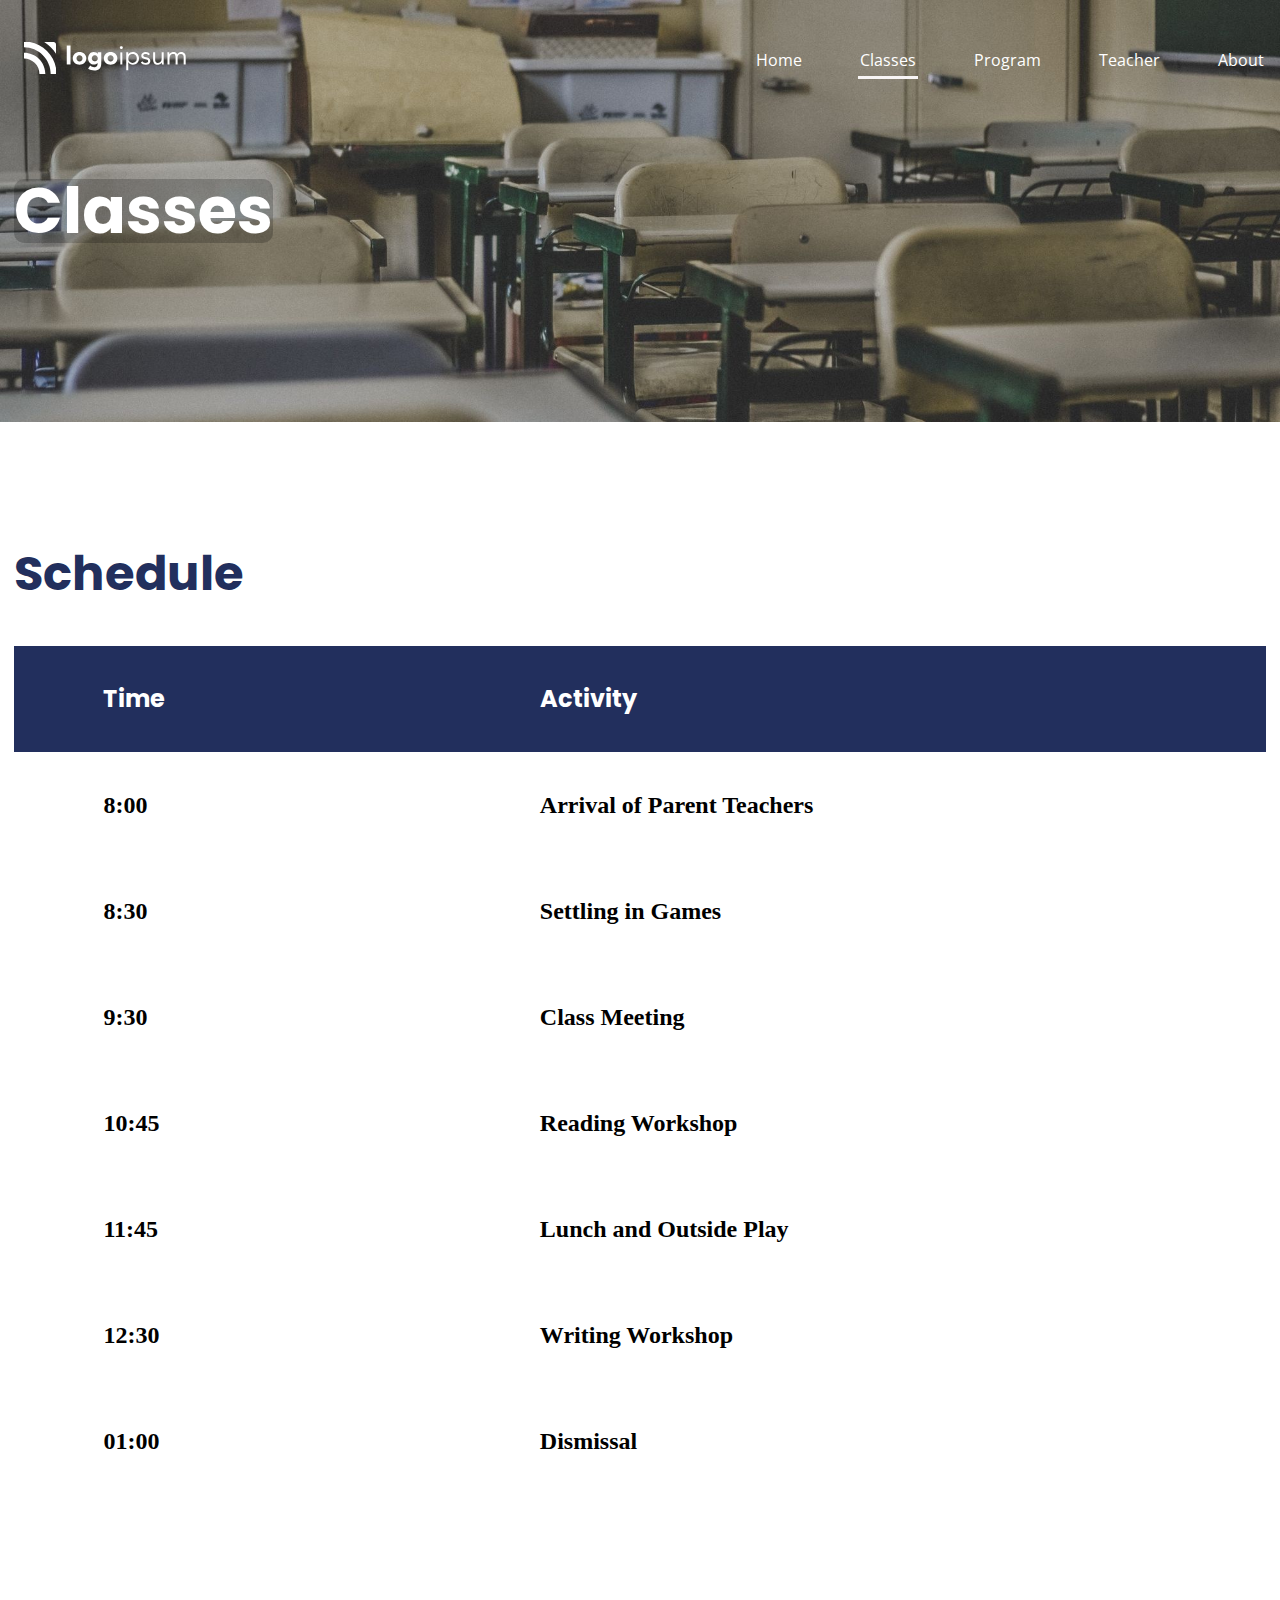
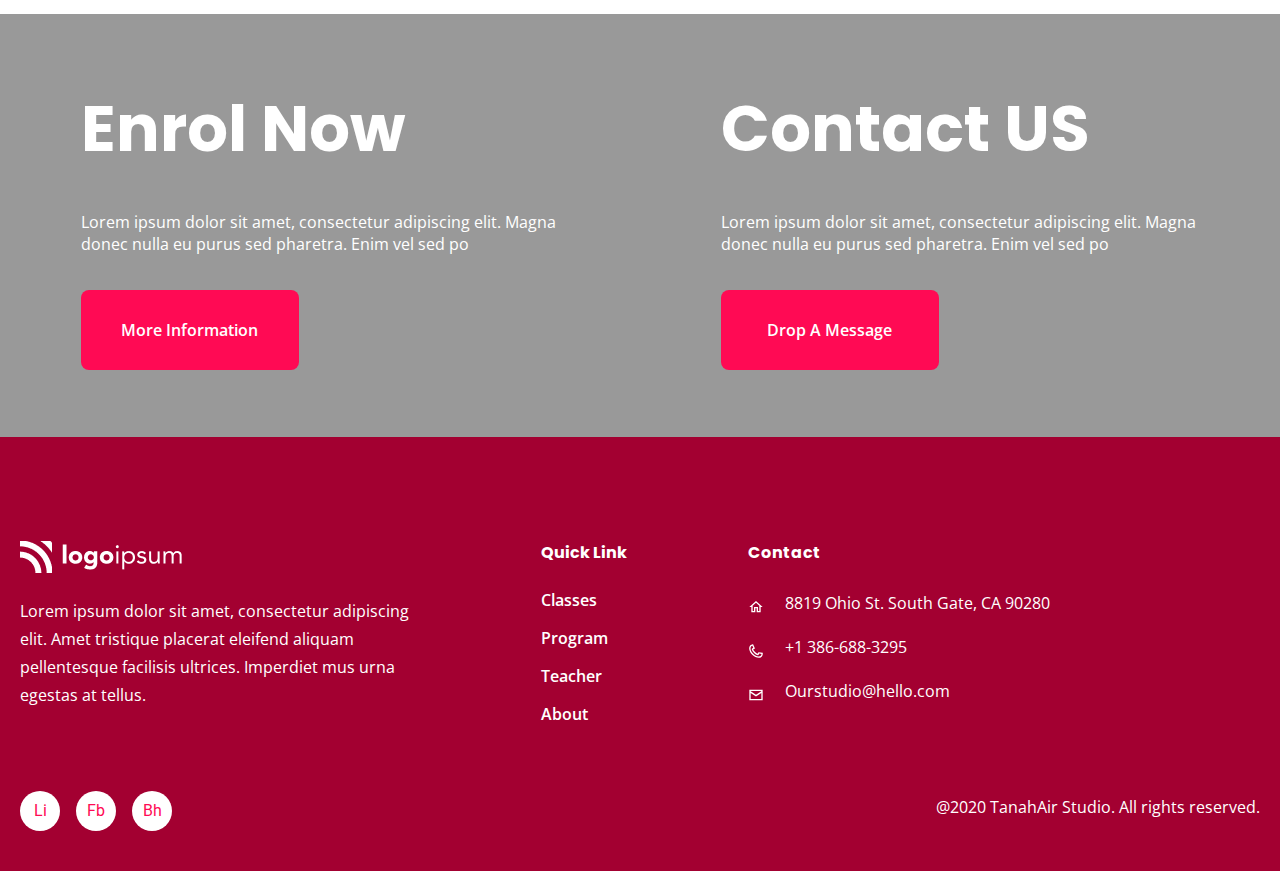
<file: classes.html>
<!DOCTYPE html>
<html lang="en">

<head>
    <meta charset="UTF-8">
    <meta http-equiv="X-UA-Compatible" content="IE=edge">
    <meta name="viewport" content="width=device-width, initial-scale=1.0">
    <link rel="stylesheet" href="./css/helper.css">
    <link rel="stylesheet" href="./css/global.css">
    <link rel="stylesheet" href="./css/classes.css">
    <link rel="preconnect" href="https://fonts.googleapis.com">
    <link rel="preconnect" href="https://fonts.gstatic.com" crossorigin>
    <link
        href="https://fonts.googleapis.com/css2?family=Lato:wght@300;400;700&family=Playfair+Display:wght@600;700&family=Plus+Jakarta+Sans:wght@400;500&family=Poppins:wght@700&display=swap"
        rel="stylesheet">
    <link rel="preconnect" href="https://fonts.googleapis.com">
    <link rel="preconnect" href="https://fonts.gstatic.com" crossorigin>
    <link
        href="https://fonts.googleapis.com/css2?family=Lato:wght@300;400;700&family=Open+Sans:wght@400;600&family=Playfair+Display:wght@600;700&family=Plus+Jakarta+Sans:wght@400;500&family=Poppins:wght@700&display=swap"
        rel="stylesheet">
    <link rel="preconnect" href="https://fonts.googleapis.com">
    <link rel="preconnect" href="https://fonts.gstatic.com" crossorigin>
    <link
        href="https://fonts.googleapis.com/css2?family=Lato:wght@300;400;700&family=Open+Sans:wght@400;600&family=Playfair+Display:wght@600;700&family=Plus+Jakarta+Sans:wght@400;500&family=Poppins:wght@700&family=Roboto:wght@500&display=swap"
        rel="stylesheet">
    <title>Classes</title>
</head>

<body>
    <div class="w100 centerColumn">
        <div class="menu">
            <div class="line"></div>
            <div class="line"></div>
            <div class="line"></div>
            <div class="line"></div>
        </div>
        <header class="header flexcenter max1232 main">
            
            <div class="logo main"><svg width="162" height="32" viewBox="0 0 162 32" fill="none"
                    xmlns="http://www.w3.org/2000/svg">
                    <path
                        d="M0 10.6653V16.5895C2.02441 16.5881 4.02924 16.9859 5.89976 17.7601C7.77028 18.5343 9.46978 19.6697 10.901 21.1015C12.3319 22.5327 13.4667 24.2319 14.2404 26.1019C15.0142 27.9719 15.4118 29.9762 15.4105 32H21.3305C21.3251 26.344 19.0762 20.9212 15.0773 16.9215C11.0783 12.9217 5.65593 10.6717 0 10.6653H0Z"
                        fill="white" />
                    <path
                        d="M29.6057 0H20.2239C24.97 3.00768 28.9915 7.02862 31.9998 11.7743V2.39241C31.9994 1.75775 31.747 1.14924 31.298 0.700619C30.8491 0.252003 30.2404 -1.57043e-07 29.6057 0Z"
                        fill="white" />
                    <path
                        d="M5.89472 0H0V5.33388C7.07009 5.34123 13.8485 8.15302 18.8479 13.1523C23.8473 18.1515 26.6593 24.9298 26.6669 31.9999H31.9999V26.1052C30.7941 19.6265 27.6547 13.6648 22.9949 9.00502C18.3351 4.34523 12.3734 1.20578 5.89472 0Z"
                        fill="white" />
                    <path d="M46.5101 3.52246H42.7527V22.4613H46.5101V3.52246Z" fill="white" />
                    <path
                        d="M60.3258 11.7281C59.7003 11.1594 58.9681 10.7206 58.1717 10.4371C56.461 9.83639 54.5966 9.83639 52.8859 10.4371C52.0891 10.7204 51.3566 11.1593 50.7309 11.7281C50.1173 12.2938 49.6271 12.9801 49.2909 13.7441C48.9435 14.5775 48.7646 15.4714 48.7646 16.3744C48.7646 17.2773 48.9435 18.1713 49.2909 19.0047C49.6258 19.7708 50.1161 20.459 50.7309 21.0257C51.3555 21.5949 52.0876 22.0336 52.8842 22.3158C54.5947 22.9176 56.4595 22.9176 58.1701 22.3158C58.9669 22.0336 59.6992 21.5949 60.3242 21.0257C60.9387 20.4588 61.429 19.7706 61.7641 19.0047C62.1116 18.1713 62.2904 17.2773 62.2904 16.3744C62.2904 15.4714 62.1116 14.5775 61.7641 13.7441C61.4283 12.9804 60.9387 12.2941 60.3258 11.7281ZM57.7456 18.6047C57.1372 19.1528 56.3473 19.4561 55.5284 19.4561C54.7095 19.4561 53.9196 19.1528 53.3111 18.6047C52.7997 17.9734 52.5207 17.1856 52.5207 16.3731C52.5207 15.5606 52.7997 14.7728 53.3111 14.1415C53.9196 13.5934 54.7095 13.2901 55.5284 13.2901C56.3473 13.2901 57.1372 13.5934 57.7456 14.1415C58.257 14.7728 58.5361 15.5606 58.5361 16.3731C58.5361 17.1856 58.257 17.9734 57.7456 18.6047Z"
                        fill="white" />
                    <path
                        d="M73.8155 11.8903H73.7683C73.5945 11.6464 73.3927 11.4237 73.1671 11.2268C72.8937 10.9849 72.5909 10.7784 72.266 10.612C71.4447 10.1906 70.5331 9.97586 69.61 9.98635C68.8011 9.97219 68.0012 10.1573 67.2808 10.5253C66.6095 10.8729 66.0167 11.3547 65.5393 11.9409C65.0525 12.545 64.679 13.2323 64.437 13.9695C64.1796 14.729 64.0485 15.5255 64.0488 16.3274C64.0393 17.1881 64.1836 18.0437 64.4749 18.8537C64.7388 19.5929 65.1502 20.2708 65.6841 20.8461C66.2161 21.4091 66.8616 21.8526 67.578 22.1472C68.3569 22.4646 69.1917 22.6221 70.0328 22.6103C70.6549 22.5996 71.2699 22.4766 71.8483 22.2474C72.497 22.0013 73.059 21.57 73.4643 21.0069H73.5148V22.1859C73.5289 22.5791 73.4641 22.9712 73.3243 23.339C73.1844 23.7068 72.9723 24.0428 72.7005 24.3274C72.3557 24.6325 71.9525 24.8645 71.5153 25.0092C71.0782 25.1539 70.6162 25.2085 70.1574 25.1695C69.4299 25.1776 68.7088 25.0324 68.0412 24.7434C67.3769 24.4465 66.7571 24.0588 66.1995 23.5914L64.1204 26.6945C64.9702 27.379 65.9636 27.8629 67.0265 28.1101C68.0782 28.3519 69.154 28.4737 70.2332 28.473C72.6045 28.473 74.3704 27.876 75.5308 26.6819C76.6913 25.4878 77.2717 23.7384 77.2723 21.4339V10.287H73.8197L73.8155 11.8903ZM73.5898 17.439C73.4416 17.7954 73.2243 18.1191 72.9506 18.3914C72.672 18.669 72.3453 18.8939 71.9864 19.055C71.6138 19.2204 71.2106 19.3059 70.8029 19.3059C70.3951 19.3059 69.9919 19.2204 69.6193 19.055C69.2652 18.8916 68.9428 18.667 68.6669 18.3914C68.392 18.1168 68.1739 17.7907 68.0251 17.4318C67.8763 17.0729 67.7998 16.6881 67.7998 16.2996C67.7998 15.9111 67.8763 15.5263 68.0251 15.1674C68.1739 14.8085 68.392 14.4824 68.6669 14.2078C68.9429 13.9322 69.2653 13.7073 69.6193 13.5434C69.9921 13.3785 70.3952 13.2933 70.8029 13.2933C71.2105 13.2933 71.6136 13.3785 71.9864 13.5434C72.3452 13.7051 72.6718 13.9302 72.9506 14.2078C73.364 14.6233 73.6452 15.1518 73.759 15.7267C73.8727 16.3016 73.8138 16.8974 73.5898 17.439Z"
                        fill="white" />
                    <path
                        d="M91.3883 11.7281C90.7628 11.1594 90.0306 10.7206 89.2342 10.4371C87.5235 9.83639 85.6591 9.83639 83.9484 10.4371C83.1516 10.7204 82.4191 11.1593 81.7934 11.7281C81.1798 12.2938 80.6896 12.9801 80.3534 13.7441C80.006 14.5775 79.8271 15.4714 79.8271 16.3744C79.8271 17.2773 80.006 18.1713 80.3534 19.0047C80.6883 19.7708 81.1786 20.459 81.7934 21.0257C82.4185 21.5951 83.1512 22.0338 83.9484 22.3158C85.6589 22.9176 87.5237 22.9176 89.2342 22.3158C90.031 22.0336 90.7634 21.5949 91.3883 21.0257C92.0031 20.459 92.4935 19.7708 92.8283 19.0047C93.1757 18.1713 93.3546 17.2773 93.3546 16.3744C93.3546 15.4714 93.1757 14.5775 92.8283 13.7441C92.4922 12.9801 92.002 12.2938 91.3883 11.7281ZM88.8081 18.6047C88.1997 19.1528 87.4098 19.4561 86.5909 19.4561C85.772 19.4561 84.9821 19.1528 84.3736 18.6047C83.8622 17.9734 83.5832 17.1856 83.5832 16.3731C83.5832 15.5606 83.8622 14.7728 84.3736 14.1415C84.9821 13.5934 85.772 13.2901 86.5909 13.2901C87.4098 13.2901 88.1997 13.5934 88.8081 14.1415C89.3195 14.7728 89.5986 15.5606 89.5986 16.3731C89.5986 17.1856 89.3195 17.9734 88.8081 18.6047Z"
                        fill="white" />
                    <path d="M98.3391 10.3713H96.324V22.4614H98.3391V10.3713Z" fill="white" />
                    <path
                        d="M97.332 4.1719C97.1366 4.16818 96.9426 4.20529 96.7624 4.28083C96.5821 4.35638 96.4196 4.46871 96.2853 4.61063C96.0804 4.81721 95.9412 5.07981 95.8853 5.36535C95.8295 5.65088 95.8594 5.94657 95.9712 6.21514C96.0831 6.48372 96.272 6.71316 96.5141 6.87456C96.7562 7.03596 97.0406 7.12208 97.3316 7.12208C97.6225 7.12208 97.907 7.03596 98.1491 6.87456C98.3912 6.71316 98.58 6.48372 98.6919 6.21514C98.8038 5.94657 98.8337 5.65088 98.7778 5.36535C98.722 5.07981 98.5828 4.81721 98.3779 4.61063C98.2438 4.46865 98.0815 4.35627 97.9013 4.28072C97.7212 4.20516 97.5273 4.16809 97.332 4.1719Z"
                        fill="white" />
                    <path
                        d="M113.245 11.8738C112.678 11.295 111.996 10.8415 111.244 10.5424C110.417 10.2167 109.535 10.0545 108.647 10.0649C107.811 10.0553 106.983 10.2413 106.231 10.6081C105.491 10.9764 104.835 11.4953 104.306 12.1314H104.252V10.3715H102.24V28.352H104.252V20.3184H104.304C104.732 21.0552 105.355 21.6591 106.105 22.0632C106.976 22.5507 107.961 22.7961 108.959 22.7739C109.776 22.7791 110.585 22.6163 111.336 22.2956C112.062 21.9879 112.716 21.5351 113.26 20.9651C113.813 20.3825 114.247 19.6985 114.539 18.9508C115.159 17.3195 115.159 15.5176 114.539 13.8864C114.245 13.1369 113.805 12.453 113.245 11.8738ZM112.534 18.1895C112.347 18.7159 112.053 19.1982 111.671 19.6065C111.289 20.0149 110.828 20.3405 110.316 20.5634C109.182 21.0275 107.912 21.0275 106.779 20.5634C106.265 20.3405 105.803 20.0146 105.421 19.6058C105.039 19.197 104.745 18.7141 104.557 18.187C104.162 17.0412 104.162 15.7959 104.557 14.6502C104.745 14.1231 105.039 13.6401 105.421 13.2314C105.803 12.8226 106.265 12.4966 106.779 12.2738C107.912 11.8096 109.182 11.8096 110.316 12.2738C110.829 12.4966 111.291 12.8226 111.673 13.2314C112.055 13.6401 112.349 14.1231 112.537 14.6502C112.933 15.7959 112.933 17.0412 112.537 18.187L112.534 18.1895Z"
                        fill="white" />
                    <path
                        d="M125.155 16.421C124.772 16.1347 124.346 15.9123 123.892 15.7625C123.393 15.5944 122.884 15.4604 122.368 15.3616C121.98 15.2954 121.597 15.2094 121.218 15.104C120.881 15.0123 120.552 14.8912 120.236 14.7419C119.983 14.627 119.754 14.4647 119.563 14.2635C119.399 14.0837 119.312 13.8479 119.317 13.605C119.314 13.343 119.39 13.086 119.537 12.869C119.682 12.6547 119.871 12.474 120.092 12.3393C120.329 12.1965 120.586 12.0919 120.855 12.0294C121.131 11.9613 121.413 11.9265 121.697 11.9259C122.237 11.9091 122.771 12.0482 123.234 12.3267C123.652 12.5898 124.002 12.9482 124.255 13.3726L125.934 12.2619C125.562 11.5277 124.958 10.9371 124.215 10.5819C123.467 10.2344 122.651 10.058 121.826 10.0657C121.267 10.0643 120.71 10.1426 120.173 10.2981C119.658 10.4449 119.169 10.6723 118.725 10.9718C118.301 11.2584 117.947 11.6383 117.692 12.0825C117.428 12.5555 117.294 13.0903 117.305 13.632C117.284 14.1622 117.404 14.6886 117.653 15.157C117.881 15.5488 118.199 15.8808 118.58 16.1254C119.001 16.3909 119.457 16.5953 119.936 16.7326C120.453 16.8875 120.995 17.0254 121.563 17.1461C121.891 17.2151 122.21 17.2926 122.519 17.3785C122.809 17.4564 123.088 17.5737 123.346 17.7271C123.574 17.8622 123.772 18.0425 123.927 18.2568C124.082 18.4942 124.159 18.7743 124.147 19.0576C124.156 19.3554 124.075 19.6489 123.915 19.8997C123.754 20.1375 123.542 20.3361 123.295 20.4808C123.027 20.6405 122.734 20.7543 122.429 20.8176C122.119 20.8857 121.803 20.9204 121.486 20.9212C120.858 20.9455 120.236 20.7932 119.691 20.4816C119.189 20.1623 118.747 19.7569 118.386 19.2842L116.786 20.5246C117.281 21.2938 117.985 21.9069 118.814 22.293C119.664 22.6304 120.573 22.7931 121.488 22.7713C122.083 22.7718 122.677 22.7026 123.256 22.565C123.807 22.4376 124.332 22.2147 124.806 21.9065C125.259 21.6057 125.635 21.2016 125.901 20.7275C126.19 20.1895 126.333 19.5849 126.315 18.9743C126.332 18.4493 126.226 17.9278 126.005 17.4509C125.805 17.0466 125.514 16.6942 125.155 16.421Z"
                        fill="white" />
                    <path
                        d="M139.673 19.594V10.3713H137.658V16.2661C137.664 16.9016 137.59 17.5353 137.438 18.1524C137.309 18.6813 137.08 19.1808 136.764 19.6244C136.464 20.0367 136.064 20.3657 135.601 20.5801C135.069 20.8164 134.491 20.9315 133.909 20.917C133.516 20.9488 133.12 20.8856 132.756 20.7328C132.392 20.58 132.07 20.3419 131.817 20.0387C131.333 19.3344 131.096 18.4895 131.143 17.6362V10.3713H129.128V17.8374C129.122 18.5142 129.213 19.1883 129.399 19.8391C129.561 20.416 129.849 20.95 130.241 21.4029C130.634 21.8456 131.124 22.1915 131.673 22.4134C132.327 22.6686 133.025 22.7917 133.727 22.7755C134.199 22.7793 134.669 22.7138 135.122 22.581C135.531 22.4619 135.922 22.2883 136.284 22.0648C136.614 21.8618 136.914 21.6141 137.175 21.3288C137.41 21.0749 137.607 20.7874 137.757 20.4757H137.808C137.808 20.821 137.817 21.1578 137.834 21.4862C137.852 21.8147 137.86 22.142 137.86 22.4681H139.772C139.772 22.0712 139.755 21.6319 139.72 21.1502C139.685 20.6686 139.669 20.1498 139.673 19.594Z"
                        fill="white" />
                    <path
                        d="M161.451 13.0198C161.317 12.4348 161.052 11.8878 160.676 11.4198C160.296 10.967 159.807 10.619 159.255 10.4093C158.56 10.1583 157.824 10.0401 157.085 10.0606C156.283 10.0256 155.489 10.2375 154.811 10.6678C154.183 11.1185 153.655 11.6949 153.262 12.3604C153.159 12.1532 153.025 11.9163 152.861 11.6497C152.678 11.3617 152.447 11.1081 152.176 10.9002C151.844 10.6479 151.475 10.449 151.082 10.3107C150.553 10.1331 149.998 10.0498 149.44 10.0648C148.968 10.0609 148.499 10.1265 148.046 10.2594C147.637 10.3785 147.246 10.5521 146.883 10.7756C146.554 10.9788 146.254 11.2265 145.992 11.5116C145.757 11.7654 145.561 12.0529 145.411 12.3646H145.359C145.359 12.0194 145.35 11.6842 145.333 11.3541C145.317 11.024 145.307 10.6998 145.307 10.3722H143.396C143.396 10.7691 143.413 11.2084 143.447 11.6901C143.481 12.1718 143.498 12.6885 143.498 13.2404V22.4623H145.515V16.5726C145.509 15.9368 145.583 15.3028 145.735 14.6855C145.864 14.1563 146.092 13.6567 146.409 13.2135C146.708 12.801 147.108 12.472 147.571 12.2577C148.103 12.0212 148.681 11.9062 149.264 11.9208C149.608 11.8914 149.955 11.9538 150.268 12.1017C150.581 12.2496 150.849 12.4777 151.045 12.7629C151.478 13.649 151.666 14.6347 151.589 15.6177V22.464H153.599V15.4863C153.594 14.9891 153.677 14.4948 153.845 14.0269C153.995 13.6122 154.224 13.2306 154.519 12.9036C154.798 12.5974 155.136 12.3513 155.514 12.1802C155.895 12.0075 156.309 11.9193 156.728 11.9217C157.226 11.9036 157.721 12.0007 158.175 12.2055C158.532 12.3783 158.843 12.6359 159.078 12.9558C159.305 13.2725 159.464 13.6329 159.544 14.0143C159.63 14.4133 159.673 14.8204 159.673 15.2286V22.4623H161.684V15.125C161.691 14.4165 161.613 13.7096 161.451 13.0198Z"
                        fill="white" />
                </svg></div>
            <nav class="navheader close">
                <a href="./index.html">Home</a>
                <a href="./classes.html" class="active">Classes</a>
                <a href="./program.html">Program</a>
                <a href="./teacher.html">Teacher</a>
                <a href="./about.html">About</a>
            </nav>
            
        </header>

        <!--Cont headerBg -->
        <div class="top_menu center globalLimitWidth">
            <div class="top_menuCont center max1232 main">
                <h2>Classes</h2>
            </div>
        </div>
        <!-- finished contHeadBG -->





        <!-- Cont Schedule -->
        <div class="contSchedule max1232 main centerColumn">
            <h3>Schedule</h3>
            <div class="tabelschedul center w100">
                <div class="ScheduleHour centerColumn">
                    <div class="hourSchedule blueBG center">
                        <h2>Time</h2>
                    </div>
                    <div class="hourSchedule grayBgSch center">
                        <h2>8:00</h2>
                    </div>
                    <div class="hourSchedule grayBgSch center">
                        <h2>8:30</h2>
                    </div>
                    <div class="hourSchedule grayBgSch center">
                        <h2>9:30</h2>
                    </div>
                    <div class="hourSchedule grayBgSch center">
                        <h2>10:45</h2>
                    </div>
                    <div class="hourSchedule grayBgSch center">
                        <h2>11:45</h2>
                    </div>
                    <div class="hourSchedule grayBgSch center">
                        <h2>12:30</h2>
                    </div>
                    <div class="hourSchedule grayBgSch center">
                        <h2>01:00</h2>
                    </div>
                </div>
                <div class="ScheduleInf centerColumn ">
                    <div class="infoschedule blueBG center">
                        <h2>Activity</h2>
                    </div>
                    <div class="infoschedule grayBgSch center">
                        <h2>Arrival of Parent Teachers </h2>
                    </div>
                    <div class="infoschedule grayBgSch center">
                        <h2>Settling in Games</h2>
                    </div>
                    <div class="infoschedule grayBgSch center">
                        <h2>Class Meeting</h2>
                    </div>
                    <div class="infoschedule grayBgSch center">
                        <h2>Reading Workshop</h2>
                    </div>
                    <div class="infoschedule grayBgSch center">
                        <h2>Lunch and Outside Play</h2>
                    </div>
                    <div class="infoschedule grayBgSch center">
                        <h2>Writing Workshop</h2>
                    </div>
                    <div class="infoschedule grayBgSch center">
                        <h2>Dismissal</h2>
                    </div>
                </div>
            </div>
        </div>



    </div>

    <div class="w100 centerColumn">
        <div class="beforefooterblock globalLimitWidth center">
            <div class="FormBf centerColumn">
                    <h2>Enrol Now</h2>
                    <p>Lorem ipsum dolor sit amet, consectetur adipiscing elit. Magna donec nulla eu purus sed pharetra. Enim vel sed po</p>
                    <button class="redButtonHug">More Information</button>
                
            </div>
            <div class="FormBf centerColumn">
                    <h2>Contact US</h2>
                    <p>Lorem ipsum dolor sit amet, consectetur adipiscing elit. Magna donec nulla eu purus sed pharetra. Enim vel sed po</p>
                    <button class="redButtonHug">Drop A Message</button>
            </div>
        </div>
        <footer class="globalLimitWidth">
            <div class="contfoot">
                <div class="max1232">
                    <div class="topfoot">
                        <div class="columnfooter ">
                            <img class="footmargin" src="./img/global/Logo.png" alt="">
                            <p class="footertext">Lorem ipsum dolor sit amet, consectetur adipiscing elit. Amet
                                tristique
                                placerat eleifend aliquam
                                pellentesque facilisis ultrices. Imperdiet mus urna egestas at tellus. </p>
                        </div>
                        <div class="columnfooter ql">
                            <h3 class="linkcontact footmargin">Quick Link </h3>
                            <nav class="footlist">
                                <a href="./classes.html">Classes</a>
                                <a href="./program.html">Program</a>
                                <a href="./teacher.html">Teacher</a>
                                <a href="./about.html">About</a>
                                <nav />

                        </div>
                        <div class="contact columnfooter">
                            <h3 class="linkcontact footmargin">Contact</h3>
                            <div class="contactdiv">
                                <div class="contInfo">
                                    <svg width="16" height="16" viewBox="0 0 16 16" fill="none"
                                        xmlns="http://www.w3.org/2000/svg">
                                        <path fill-rule="evenodd" clip-rule="evenodd"
                                            d="M7.99992 3.79333L11.3333 6.79333V12H9.99992V8H5.99992V12H4.66658V6.79333L7.99992 3.79333ZM7.99992 2L1.33325 8H3.33325V13.3333H7.33325V9.33333H8.66659V13.3333H12.6666V8H14.6666L7.99992 2Z"
                                            fill="white" />
                                    </svg>
                                    <p class="footertext">8819 Ohio St. South Gate, CA 90280</p>
                                </div>
                                <div class="contInfo">
                                    <svg width="16" height="16" viewBox="0 0 16 16" fill="none"
                                        xmlns="http://www.w3.org/2000/svg">
                                        <path fill-rule="evenodd" clip-rule="evenodd"
                                            d="M10.5959 14.826C8.58389 14.826 6.21656 13.758 4.22856 11.7713C1.05656 8.59867 0.228557 4.45734 2.34322 2.34267C2.96789 1.71867 3.72789 1.33867 4.60456 1.21201L5.11122 1.13867L6.97589 5.48667L5.11122 6.41867C5.54322 7.23734 6.19789 8.08334 7.05722 8.94267C7.87656 9.76201 8.72189 10.412 9.57056 10.8733L10.4466 9.15801L14.7686 9.77534L14.7939 10.3267C14.8572 11.6993 14.4639 12.8507 13.6566 13.6573C12.8672 14.4467 11.7946 14.826 10.5959 14.826ZM4.30722 2.64801C3.92389 2.77667 3.58122 2.99067 3.28589 3.28667C1.75256 4.81934 2.61656 8.27334 5.17122 10.8287C7.72722 13.384 11.1806 14.246 12.7139 12.714C13.2246 12.2033 13.4086 11.53 13.4539 10.934L11.2092 10.6133L10.7786 11.476C10.6159 11.8013 10.3352 12.0407 9.98789 12.1493C9.64056 12.2593 9.25522 12.22 8.93256 12.0447C7.97256 11.5227 7.02389 10.796 6.11389 9.886C5.16056 8.93267 4.42789 7.98 3.93522 7.054C3.76389 6.73067 3.73122 6.36134 3.84189 6.01334C3.95256 5.66734 4.19189 5.388 4.51656 5.22534L5.25389 4.85667L4.30722 2.64801Z"
                                            fill="white" />
                                    </svg>
                                    <p class="footertext">+1 386-688-3295 </p>
                                </div>
                                <div class="contInfo">
                                    <svg width="16" height="16" viewBox="0 0 16 16" fill="none"
                                        xmlns="http://www.w3.org/2000/svg">
                                        <path fill-rule="evenodd" clip-rule="evenodd"
                                            d="M1.33325 2.66675V13.3334H14.6666V2.66675H1.33325ZM13.3333 4.00008V4.31008L7.99992 7.86542L2.66659 4.31008V4.00008H13.3333ZM2.66659 12.0001V5.91275L7.99992 9.46875L13.3333 5.91275V12.0001H2.66659Z"
                                            fill="white" />
                                    </svg>
                                    <p class="footertext"> Ourstudio@hello.com</p>
                                </div>
                            </div>
                        </div>
                    </div>

                    <div class="bottomfoot width1232">
                        <div class="logobottom">
                            <p class="borderlogo">Li</p>
                            <p class="borderlogo">Fb</p>
                            <p class="borderlogo">Bh</p>
                        </div>
                        <p class="allRightsReserved footertext"> @2020 TanahAir Studio. All rights reserved.</p>
                    </div>
                </div>
            </div>
        </footer>
    </div>
    <script src="script.js"></script>
</body>

</html>
</file>
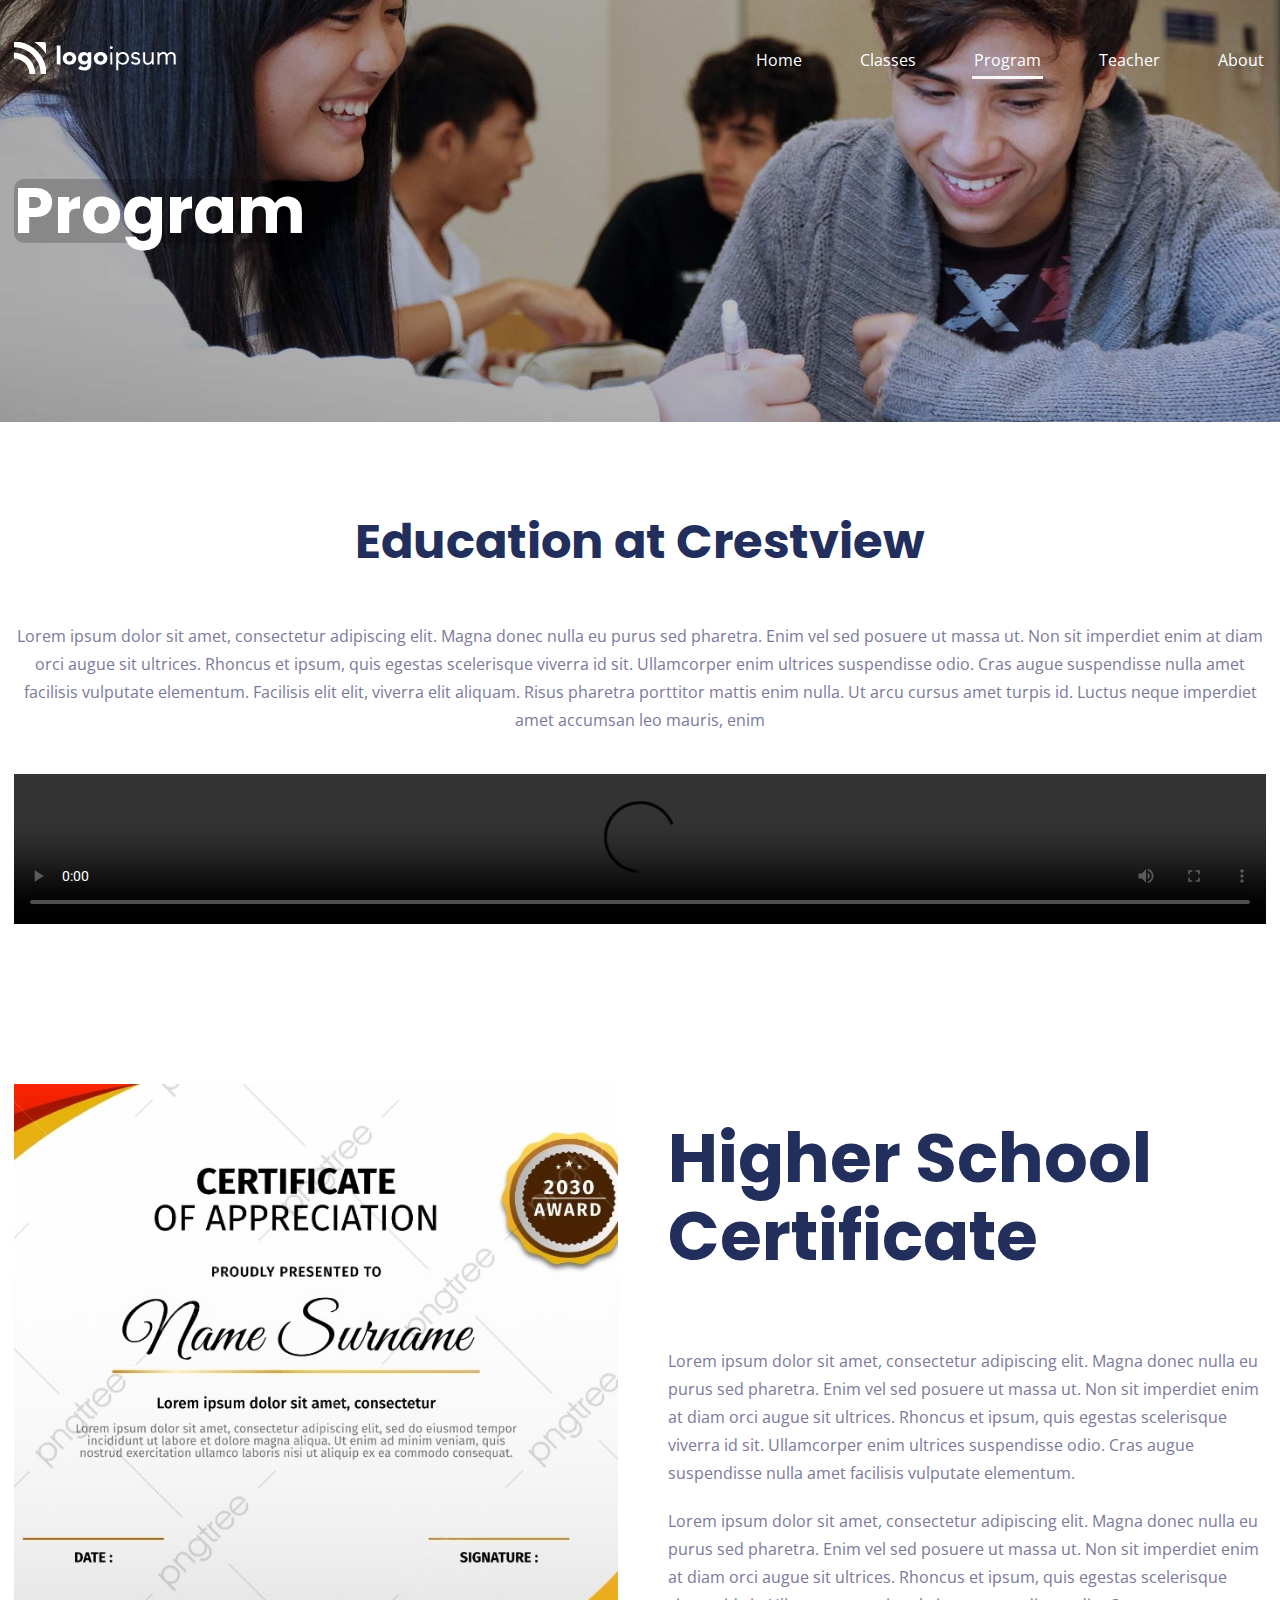
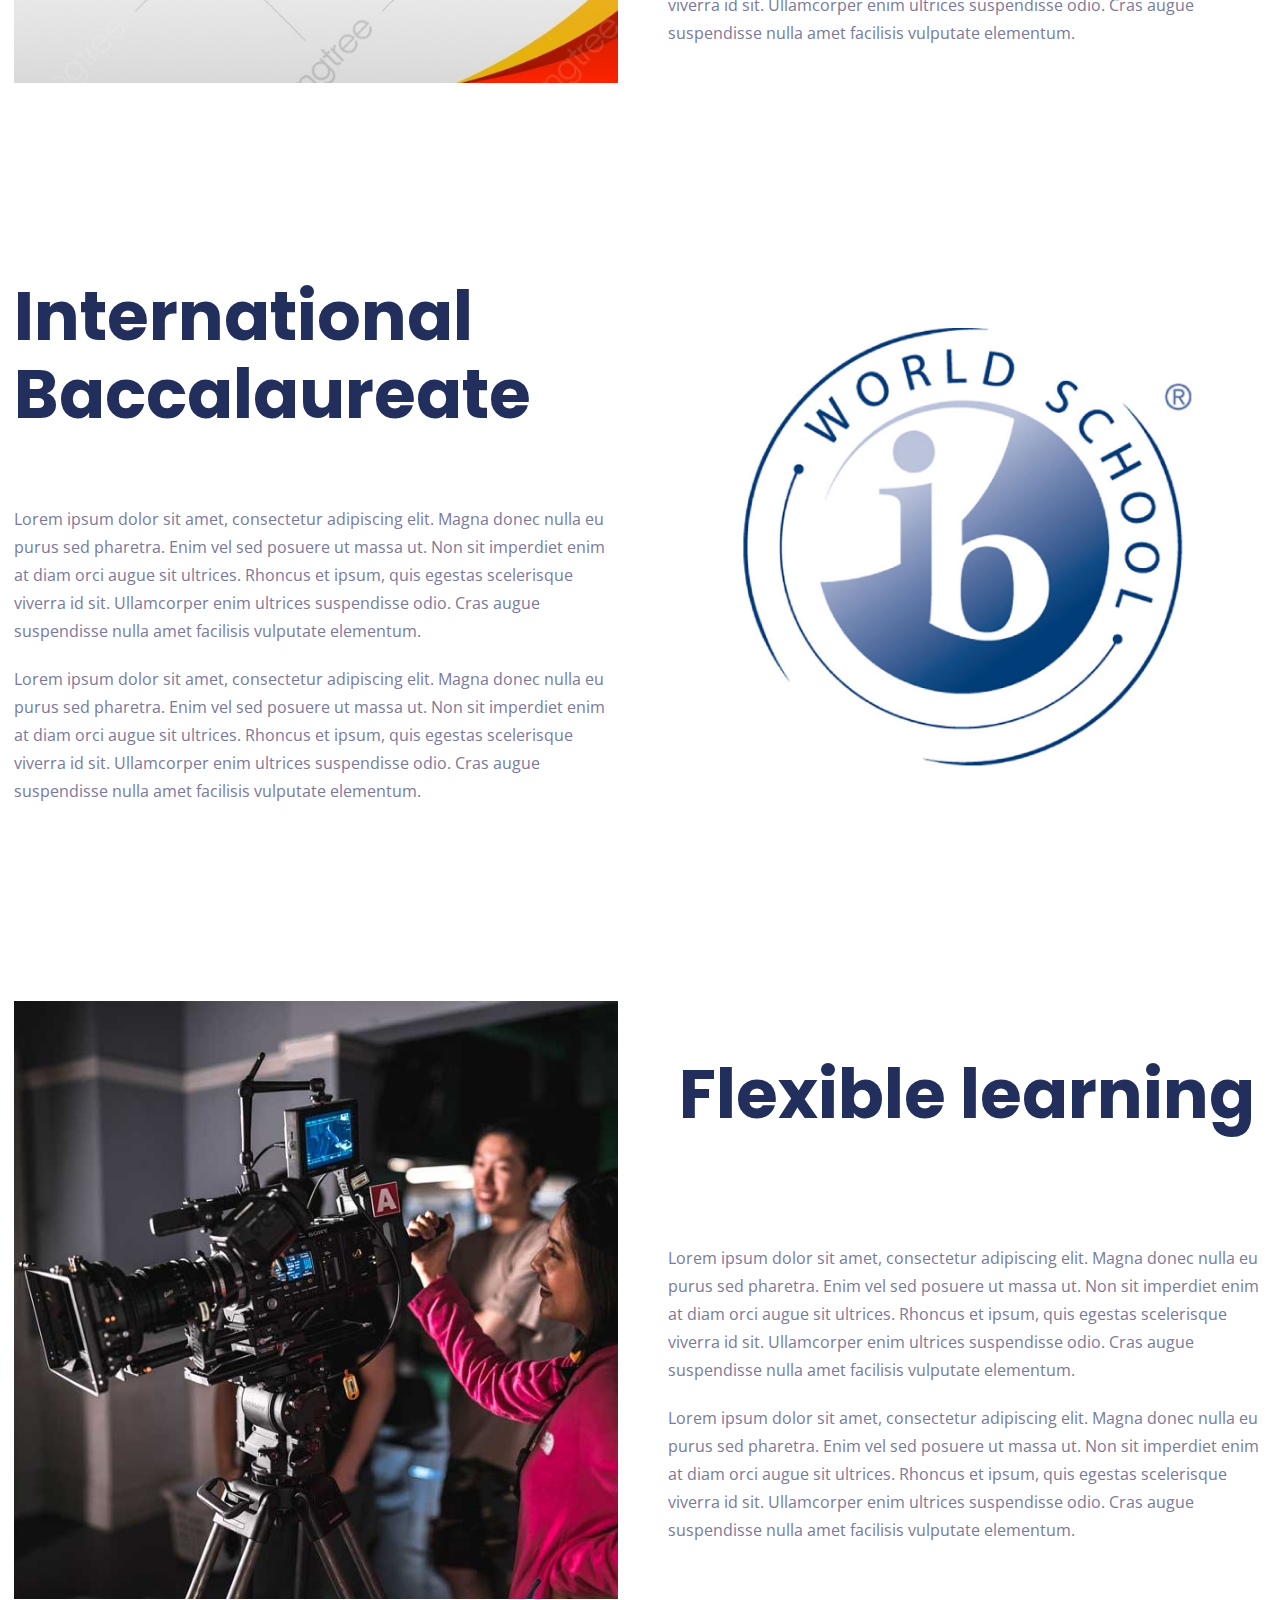
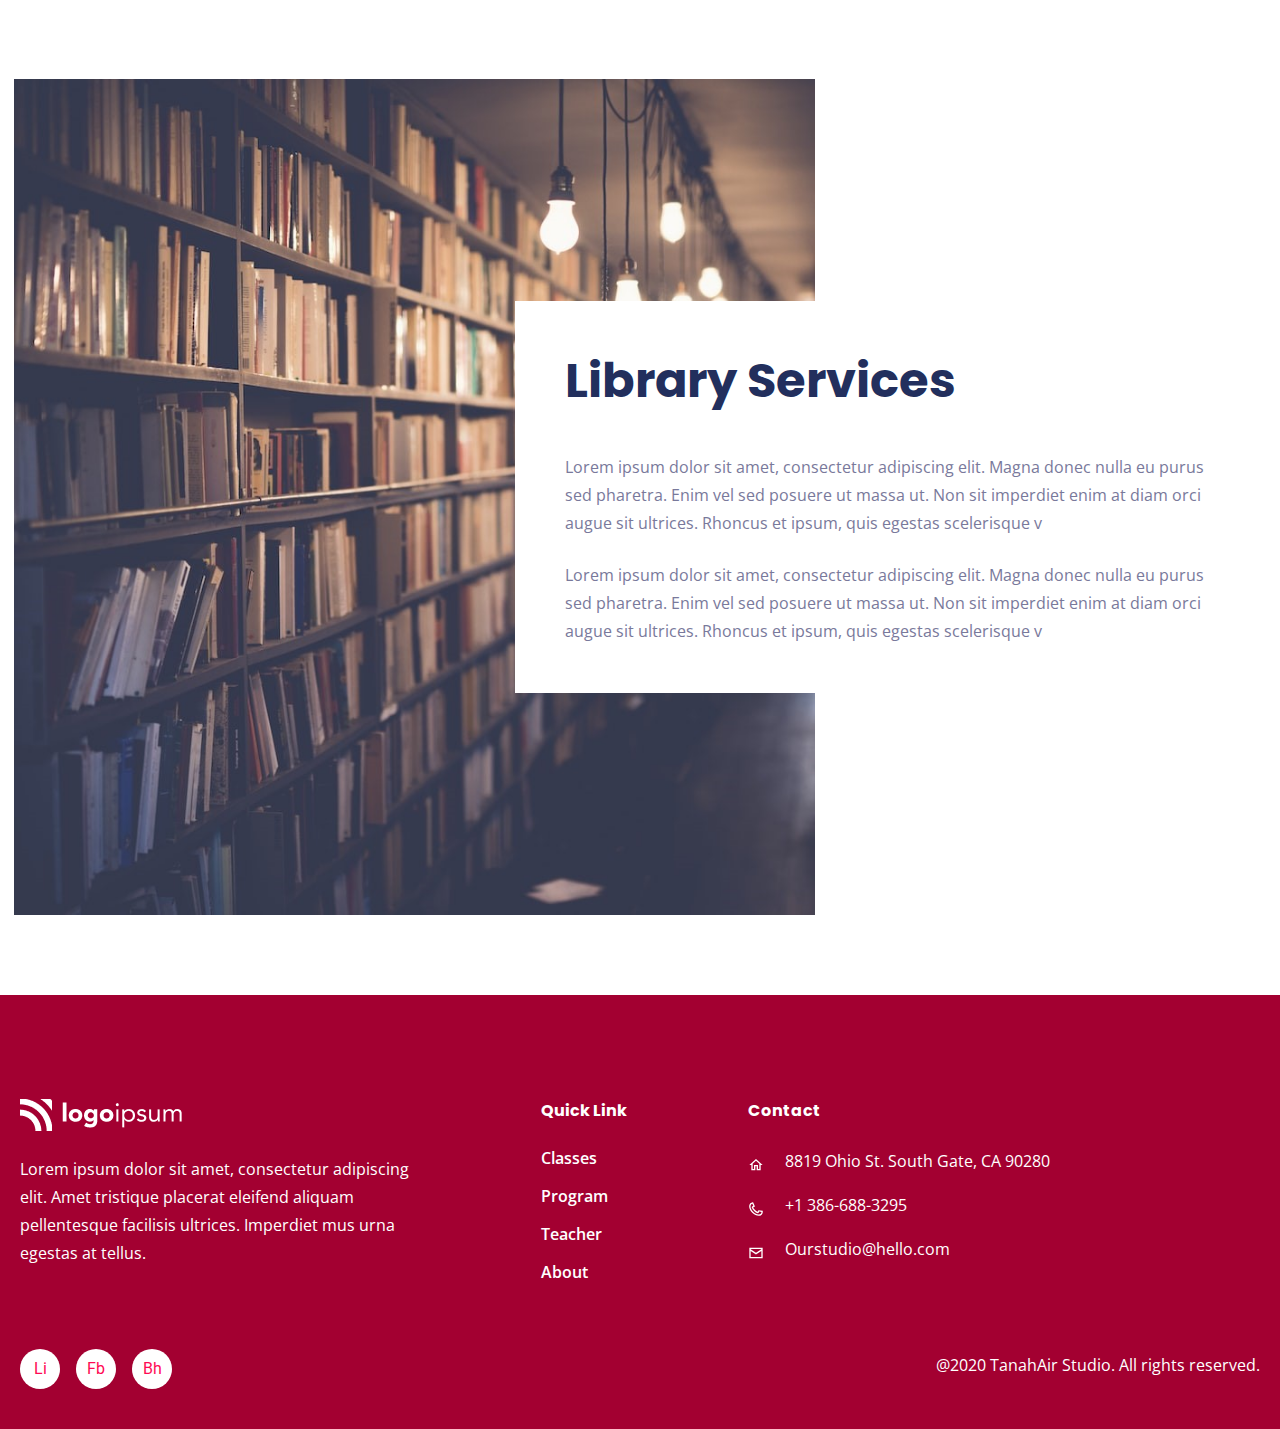
<file: Program.html>
<!DOCTYPE html>
<html lang="en">

<head>
    <meta charset="UTF-8">
    <meta http-equiv="X-UA-Compatible" content="IE=edge">
    <meta name="viewport" content="width=device-width, initial-scale=1.0">
    <link rel="stylesheet" href="./css/helper.css">
    <link rel="stylesheet" href="./css/program.css">
    <link rel="stylesheet" href="./css/global.css">
    <link rel="preconnect" href="https://fonts.googleapis.com">
    <link rel="preconnect" href="https://fonts.gstatic.com" crossorigin>
    <link
        href="https://fonts.googleapis.com/css2?family=Lato:wght@300;400;700&family=Playfair+Display:wght@600;700&family=Plus+Jakarta+Sans:wght@400;500&family=Poppins:wght@700&display=swap"
        rel="stylesheet">
    <link rel="preconnect" href="https://fonts.googleapis.com">
    <link rel="preconnect" href="https://fonts.gstatic.com" crossorigin>
    <link
        href="https://fonts.googleapis.com/css2?family=Lato:wght@300;400;700&family=Open+Sans:wght@400;600&family=Playfair+Display:wght@600;700&family=Plus+Jakarta+Sans:wght@400;500&family=Poppins:wght@700&display=swap"
        rel="stylesheet">
    <link rel="preconnect" href="https://fonts.googleapis.com">
    <link rel="preconnect" href="https://fonts.gstatic.com" crossorigin>
    <link
        href="https://fonts.googleapis.com/css2?family=Lato:wght@300;400;700&family=Open+Sans:wght@400;600&family=Playfair+Display:wght@600;700&family=Plus+Jakarta+Sans:wght@400;500&family=Poppins:wght@700&family=Roboto:wght@500&display=swap"
        rel="stylesheet">
    <title>Program</title>
</head>

<body class="centerColumn">
    <div class="globalwidth centerColumn">
        <header class="header flexcenter max1232 main">
            <div class="logo"><svg width="162" height="32" viewBox="0 0 162 32" fill="none"
                    xmlns="http://www.w3.org/2000/svg">
                    <path
                        d="M0 10.6653V16.5895C2.02441 16.5881 4.02924 16.9859 5.89976 17.7601C7.77028 18.5343 9.46978 19.6697 10.901 21.1015C12.3319 22.5327 13.4667 24.2319 14.2404 26.1019C15.0142 27.9719 15.4118 29.9762 15.4105 32H21.3305C21.3251 26.344 19.0762 20.9212 15.0773 16.9215C11.0783 12.9217 5.65593 10.6717 0 10.6653H0Z"
                        fill="white" />
                    <path
                        d="M29.6057 0H20.2239C24.97 3.00768 28.9915 7.02862 31.9998 11.7743V2.39241C31.9994 1.75775 31.747 1.14924 31.298 0.700619C30.8491 0.252003 30.2404 -1.57043e-07 29.6057 0Z"
                        fill="white" />
                    <path
                        d="M5.89472 0H0V5.33388C7.07009 5.34123 13.8485 8.15302 18.8479 13.1523C23.8473 18.1515 26.6593 24.9298 26.6669 31.9999H31.9999V26.1052C30.7941 19.6265 27.6547 13.6648 22.9949 9.00502C18.3351 4.34523 12.3734 1.20578 5.89472 0Z"
                        fill="white" />
                    <path d="M46.5101 3.52246H42.7527V22.4613H46.5101V3.52246Z" fill="white" />
                    <path
                        d="M60.3258 11.7281C59.7003 11.1594 58.9681 10.7206 58.1717 10.4371C56.461 9.83639 54.5966 9.83639 52.8859 10.4371C52.0891 10.7204 51.3566 11.1593 50.7309 11.7281C50.1173 12.2938 49.6271 12.9801 49.2909 13.7441C48.9435 14.5775 48.7646 15.4714 48.7646 16.3744C48.7646 17.2773 48.9435 18.1713 49.2909 19.0047C49.6258 19.7708 50.1161 20.459 50.7309 21.0257C51.3555 21.5949 52.0876 22.0336 52.8842 22.3158C54.5947 22.9176 56.4595 22.9176 58.1701 22.3158C58.9669 22.0336 59.6992 21.5949 60.3242 21.0257C60.9387 20.4588 61.429 19.7706 61.7641 19.0047C62.1116 18.1713 62.2904 17.2773 62.2904 16.3744C62.2904 15.4714 62.1116 14.5775 61.7641 13.7441C61.4283 12.9804 60.9387 12.2941 60.3258 11.7281ZM57.7456 18.6047C57.1372 19.1528 56.3473 19.4561 55.5284 19.4561C54.7095 19.4561 53.9196 19.1528 53.3111 18.6047C52.7997 17.9734 52.5207 17.1856 52.5207 16.3731C52.5207 15.5606 52.7997 14.7728 53.3111 14.1415C53.9196 13.5934 54.7095 13.2901 55.5284 13.2901C56.3473 13.2901 57.1372 13.5934 57.7456 14.1415C58.257 14.7728 58.5361 15.5606 58.5361 16.3731C58.5361 17.1856 58.257 17.9734 57.7456 18.6047Z"
                        fill="white" />
                    <path
                        d="M73.8155 11.8903H73.7683C73.5945 11.6464 73.3927 11.4237 73.1671 11.2268C72.8937 10.9849 72.5909 10.7784 72.266 10.612C71.4447 10.1906 70.5331 9.97586 69.61 9.98635C68.8011 9.97219 68.0012 10.1573 67.2808 10.5253C66.6095 10.8729 66.0167 11.3547 65.5393 11.9409C65.0525 12.545 64.679 13.2323 64.437 13.9695C64.1796 14.729 64.0485 15.5255 64.0488 16.3274C64.0393 17.1881 64.1836 18.0437 64.4749 18.8537C64.7388 19.5929 65.1502 20.2708 65.6841 20.8461C66.2161 21.4091 66.8616 21.8526 67.578 22.1472C68.3569 22.4646 69.1917 22.6221 70.0328 22.6103C70.6549 22.5996 71.2699 22.4766 71.8483 22.2474C72.497 22.0013 73.059 21.57 73.4643 21.0069H73.5148V22.1859C73.5289 22.5791 73.4641 22.9712 73.3243 23.339C73.1844 23.7068 72.9723 24.0428 72.7005 24.3274C72.3557 24.6325 71.9525 24.8645 71.5153 25.0092C71.0782 25.1539 70.6162 25.2085 70.1574 25.1695C69.4299 25.1776 68.7088 25.0324 68.0412 24.7434C67.3769 24.4465 66.7571 24.0588 66.1995 23.5914L64.1204 26.6945C64.9702 27.379 65.9636 27.8629 67.0265 28.1101C68.0782 28.3519 69.154 28.4737 70.2332 28.473C72.6045 28.473 74.3704 27.876 75.5308 26.6819C76.6913 25.4878 77.2717 23.7384 77.2723 21.4339V10.287H73.8197L73.8155 11.8903ZM73.5898 17.439C73.4416 17.7954 73.2243 18.1191 72.9506 18.3914C72.672 18.669 72.3453 18.8939 71.9864 19.055C71.6138 19.2204 71.2106 19.3059 70.8029 19.3059C70.3951 19.3059 69.9919 19.2204 69.6193 19.055C69.2652 18.8916 68.9428 18.667 68.6669 18.3914C68.392 18.1168 68.1739 17.7907 68.0251 17.4318C67.8763 17.0729 67.7998 16.6881 67.7998 16.2996C67.7998 15.9111 67.8763 15.5263 68.0251 15.1674C68.1739 14.8085 68.392 14.4824 68.6669 14.2078C68.9429 13.9322 69.2653 13.7073 69.6193 13.5434C69.9921 13.3785 70.3952 13.2933 70.8029 13.2933C71.2105 13.2933 71.6136 13.3785 71.9864 13.5434C72.3452 13.7051 72.6718 13.9302 72.9506 14.2078C73.364 14.6233 73.6452 15.1518 73.759 15.7267C73.8727 16.3016 73.8138 16.8974 73.5898 17.439Z"
                        fill="white" />
                    <path
                        d="M91.3883 11.7281C90.7628 11.1594 90.0306 10.7206 89.2342 10.4371C87.5235 9.83639 85.6591 9.83639 83.9484 10.4371C83.1516 10.7204 82.4191 11.1593 81.7934 11.7281C81.1798 12.2938 80.6896 12.9801 80.3534 13.7441C80.006 14.5775 79.8271 15.4714 79.8271 16.3744C79.8271 17.2773 80.006 18.1713 80.3534 19.0047C80.6883 19.7708 81.1786 20.459 81.7934 21.0257C82.4185 21.5951 83.1512 22.0338 83.9484 22.3158C85.6589 22.9176 87.5237 22.9176 89.2342 22.3158C90.031 22.0336 90.7634 21.5949 91.3883 21.0257C92.0031 20.459 92.4935 19.7708 92.8283 19.0047C93.1757 18.1713 93.3546 17.2773 93.3546 16.3744C93.3546 15.4714 93.1757 14.5775 92.8283 13.7441C92.4922 12.9801 92.002 12.2938 91.3883 11.7281ZM88.8081 18.6047C88.1997 19.1528 87.4098 19.4561 86.5909 19.4561C85.772 19.4561 84.9821 19.1528 84.3736 18.6047C83.8622 17.9734 83.5832 17.1856 83.5832 16.3731C83.5832 15.5606 83.8622 14.7728 84.3736 14.1415C84.9821 13.5934 85.772 13.2901 86.5909 13.2901C87.4098 13.2901 88.1997 13.5934 88.8081 14.1415C89.3195 14.7728 89.5986 15.5606 89.5986 16.3731C89.5986 17.1856 89.3195 17.9734 88.8081 18.6047Z"
                        fill="white" />
                    <path d="M98.3391 10.3713H96.324V22.4614H98.3391V10.3713Z" fill="white" />
                    <path
                        d="M97.332 4.1719C97.1366 4.16818 96.9426 4.20529 96.7624 4.28083C96.5821 4.35638 96.4196 4.46871 96.2853 4.61063C96.0804 4.81721 95.9412 5.07981 95.8853 5.36535C95.8295 5.65088 95.8594 5.94657 95.9712 6.21514C96.0831 6.48372 96.272 6.71316 96.5141 6.87456C96.7562 7.03596 97.0406 7.12208 97.3316 7.12208C97.6225 7.12208 97.907 7.03596 98.1491 6.87456C98.3912 6.71316 98.58 6.48372 98.6919 6.21514C98.8038 5.94657 98.8337 5.65088 98.7778 5.36535C98.722 5.07981 98.5828 4.81721 98.3779 4.61063C98.2438 4.46865 98.0815 4.35627 97.9013 4.28072C97.7212 4.20516 97.5273 4.16809 97.332 4.1719Z"
                        fill="white" />
                    <path
                        d="M113.245 11.8738C112.678 11.295 111.996 10.8415 111.244 10.5424C110.417 10.2167 109.535 10.0545 108.647 10.0649C107.811 10.0553 106.983 10.2413 106.231 10.6081C105.491 10.9764 104.835 11.4953 104.306 12.1314H104.252V10.3715H102.24V28.352H104.252V20.3184H104.304C104.732 21.0552 105.355 21.6591 106.105 22.0632C106.976 22.5507 107.961 22.7961 108.959 22.7739C109.776 22.7791 110.585 22.6163 111.336 22.2956C112.062 21.9879 112.716 21.5351 113.26 20.9651C113.813 20.3825 114.247 19.6985 114.539 18.9508C115.159 17.3195 115.159 15.5176 114.539 13.8864C114.245 13.1369 113.805 12.453 113.245 11.8738ZM112.534 18.1895C112.347 18.7159 112.053 19.1982 111.671 19.6065C111.289 20.0149 110.828 20.3405 110.316 20.5634C109.182 21.0275 107.912 21.0275 106.779 20.5634C106.265 20.3405 105.803 20.0146 105.421 19.6058C105.039 19.197 104.745 18.7141 104.557 18.187C104.162 17.0412 104.162 15.7959 104.557 14.6502C104.745 14.1231 105.039 13.6401 105.421 13.2314C105.803 12.8226 106.265 12.4966 106.779 12.2738C107.912 11.8096 109.182 11.8096 110.316 12.2738C110.829 12.4966 111.291 12.8226 111.673 13.2314C112.055 13.6401 112.349 14.1231 112.537 14.6502C112.933 15.7959 112.933 17.0412 112.537 18.187L112.534 18.1895Z"
                        fill="white" />
                    <path
                        d="M125.155 16.421C124.772 16.1347 124.346 15.9123 123.892 15.7625C123.393 15.5944 122.884 15.4604 122.368 15.3616C121.98 15.2954 121.597 15.2094 121.218 15.104C120.881 15.0123 120.552 14.8912 120.236 14.7419C119.983 14.627 119.754 14.4647 119.563 14.2635C119.399 14.0837 119.312 13.8479 119.317 13.605C119.314 13.343 119.39 13.086 119.537 12.869C119.682 12.6547 119.871 12.474 120.092 12.3393C120.329 12.1965 120.586 12.0919 120.855 12.0294C121.131 11.9613 121.413 11.9265 121.697 11.9259C122.237 11.9091 122.771 12.0482 123.234 12.3267C123.652 12.5898 124.002 12.9482 124.255 13.3726L125.934 12.2619C125.562 11.5277 124.958 10.9371 124.215 10.5819C123.467 10.2344 122.651 10.058 121.826 10.0657C121.267 10.0643 120.71 10.1426 120.173 10.2981C119.658 10.4449 119.169 10.6723 118.725 10.9718C118.301 11.2584 117.947 11.6383 117.692 12.0825C117.428 12.5555 117.294 13.0903 117.305 13.632C117.284 14.1622 117.404 14.6886 117.653 15.157C117.881 15.5488 118.199 15.8808 118.58 16.1254C119.001 16.3909 119.457 16.5953 119.936 16.7326C120.453 16.8875 120.995 17.0254 121.563 17.1461C121.891 17.2151 122.21 17.2926 122.519 17.3785C122.809 17.4564 123.088 17.5737 123.346 17.7271C123.574 17.8622 123.772 18.0425 123.927 18.2568C124.082 18.4942 124.159 18.7743 124.147 19.0576C124.156 19.3554 124.075 19.6489 123.915 19.8997C123.754 20.1375 123.542 20.3361 123.295 20.4808C123.027 20.6405 122.734 20.7543 122.429 20.8176C122.119 20.8857 121.803 20.9204 121.486 20.9212C120.858 20.9455 120.236 20.7932 119.691 20.4816C119.189 20.1623 118.747 19.7569 118.386 19.2842L116.786 20.5246C117.281 21.2938 117.985 21.9069 118.814 22.293C119.664 22.6304 120.573 22.7931 121.488 22.7713C122.083 22.7718 122.677 22.7026 123.256 22.565C123.807 22.4376 124.332 22.2147 124.806 21.9065C125.259 21.6057 125.635 21.2016 125.901 20.7275C126.19 20.1895 126.333 19.5849 126.315 18.9743C126.332 18.4493 126.226 17.9278 126.005 17.4509C125.805 17.0466 125.514 16.6942 125.155 16.421Z"
                        fill="white" />
                    <path
                        d="M139.673 19.594V10.3713H137.658V16.2661C137.664 16.9016 137.59 17.5353 137.438 18.1524C137.309 18.6813 137.08 19.1808 136.764 19.6244C136.464 20.0367 136.064 20.3657 135.601 20.5801C135.069 20.8164 134.491 20.9315 133.909 20.917C133.516 20.9488 133.12 20.8856 132.756 20.7328C132.392 20.58 132.07 20.3419 131.817 20.0387C131.333 19.3344 131.096 18.4895 131.143 17.6362V10.3713H129.128V17.8374C129.122 18.5142 129.213 19.1883 129.399 19.8391C129.561 20.416 129.849 20.95 130.241 21.4029C130.634 21.8456 131.124 22.1915 131.673 22.4134C132.327 22.6686 133.025 22.7917 133.727 22.7755C134.199 22.7793 134.669 22.7138 135.122 22.581C135.531 22.4619 135.922 22.2883 136.284 22.0648C136.614 21.8618 136.914 21.6141 137.175 21.3288C137.41 21.0749 137.607 20.7874 137.757 20.4757H137.808C137.808 20.821 137.817 21.1578 137.834 21.4862C137.852 21.8147 137.86 22.142 137.86 22.4681H139.772C139.772 22.0712 139.755 21.6319 139.72 21.1502C139.685 20.6686 139.669 20.1498 139.673 19.594Z"
                        fill="white" />
                    <path
                        d="M161.451 13.0198C161.317 12.4348 161.052 11.8878 160.676 11.4198C160.296 10.967 159.807 10.619 159.255 10.4093C158.56 10.1583 157.824 10.0401 157.085 10.0606C156.283 10.0256 155.489 10.2375 154.811 10.6678C154.183 11.1185 153.655 11.6949 153.262 12.3604C153.159 12.1532 153.025 11.9163 152.861 11.6497C152.678 11.3617 152.447 11.1081 152.176 10.9002C151.844 10.6479 151.475 10.449 151.082 10.3107C150.553 10.1331 149.998 10.0498 149.44 10.0648C148.968 10.0609 148.499 10.1265 148.046 10.2594C147.637 10.3785 147.246 10.5521 146.883 10.7756C146.554 10.9788 146.254 11.2265 145.992 11.5116C145.757 11.7654 145.561 12.0529 145.411 12.3646H145.359C145.359 12.0194 145.35 11.6842 145.333 11.3541C145.317 11.024 145.307 10.6998 145.307 10.3722H143.396C143.396 10.7691 143.413 11.2084 143.447 11.6901C143.481 12.1718 143.498 12.6885 143.498 13.2404V22.4623H145.515V16.5726C145.509 15.9368 145.583 15.3028 145.735 14.6855C145.864 14.1563 146.092 13.6567 146.409 13.2135C146.708 12.801 147.108 12.472 147.571 12.2577C148.103 12.0212 148.681 11.9062 149.264 11.9208C149.608 11.8914 149.955 11.9538 150.268 12.1017C150.581 12.2496 150.849 12.4777 151.045 12.7629C151.478 13.649 151.666 14.6347 151.589 15.6177V22.464H153.599V15.4863C153.594 14.9891 153.677 14.4948 153.845 14.0269C153.995 13.6122 154.224 13.2306 154.519 12.9036C154.798 12.5974 155.136 12.3513 155.514 12.1802C155.895 12.0075 156.309 11.9193 156.728 11.9217C157.226 11.9036 157.721 12.0007 158.175 12.2055C158.532 12.3783 158.843 12.6359 159.078 12.9558C159.305 13.2725 159.464 13.6329 159.544 14.0143C159.63 14.4133 159.673 14.8204 159.673 15.2286V22.4623H161.684V15.125C161.691 14.4165 161.613 13.7096 161.451 13.0198Z"
                        fill="white" />
                </svg></div>
            <nav class="navheader">
                <a href="./Home.html">Home</a>
                <a href="./Classes.html">Classes</a>
                <a href="./Program.html" class="active">Program</a>
                <a href="./Teacher.html">Teacher</a>
                <a href="./About.html">About</a>
            </nav>
        </header>

    </div>
    <!--Cont headerBg -->
    <div class="w100 center">
        <div class="top_menu center globalLimitWidth">
            <div class="top_menuCont center max1232 main">
                <h2>Program</h2>
            </div>
        </div>
    </div>
    <!-- finished contHeadBG -->
    <main class="centerColumn">
        <div class="insideMain max1232 center main">
            <div class="video_block centerColumn w100">
                <h1>Education at Crestview</h1>
                <p>Lorem ipsum dolor sit amet, consectetur adipiscing elit. Magna donec nulla eu purus sed pharetra.
                    Enim
                    vel sed posuere ut massa ut. Non sit imperdiet enim at diam orci augue sit ultrices. Rhoncus et
                    ipsum,
                    quis egestas scelerisque viverra id sit. Ullamcorper enim ultrices suspendisse odio. Cras augue
                    suspendisse nulla amet facilisis vulputate elementum. Facilisis elit elit, viverra elit aliquam.
                    Risus
                    pharetra porttitor mattis enim nulla. Ut arcu cursus amet turpis id. Luctus neque imperdiet amet
                    accumsan leo mauris, enim</p>
                <video class="video w100" controls>
                    <source
                        src="https://media.istockphoto.com/id/699603188/pl/filmy/krajobraz-przejrzystego-strumienia.mp4?s=mp4-640x640-is&k=20&c=XbwdISj1tCbSuAKWPVSIWJLQiodJ3kBT0r1SLUd59k8=">
                </video>

            </div>
        </div>
    </main>
    <!--? Content Block -->
    <div class="contentblock centerColumn max1232 main">
        <div class="insideContBlock center w100">
            <div class="imgBlock center">
                <img src="./img/program/HightSchCert.jpg" alt="">
            </div>
            <div class="textBlock centerColumn">
                <h2>Higher School Certificate</h2>
                <div class="textBlockP centerColumn"><p>Lorem ipsum dolor sit amet, consectetur adipiscing elit. Magna donec nulla eu purus sed pharetra. Enim vel sed posuere ut massa ut. Non sit imperdiet enim at diam orci augue sit ultrices. Rhoncus et ipsum, quis egestas scelerisque viverra id sit. Ullamcorper enim ultrices suspendisse odio. Cras augue suspendisse nulla amet facilisis vulputate elementum. </p>
                    <p>Lorem ipsum dolor sit amet, consectetur adipiscing elit. Magna donec nulla eu purus sed pharetra. Enim vel sed posuere ut massa ut. Non sit imperdiet enim at diam orci augue sit ultrices. Rhoncus et ipsum, quis egestas scelerisque viverra id sit. Ullamcorper enim ultrices suspendisse odio. Cras augue suspendisse nulla amet facilisis vulputate elementum. </p></div>
            </div>
        </div>
        <div class="insideContBlock center w100">
            <div class="textBlock centerColumn">
                <h2>International Baccalaureate</h2>
                <div class="textBlockP centerColumn"><p>Lorem ipsum dolor sit amet, consectetur adipiscing elit. Magna donec nulla eu purus sed pharetra. Enim vel sed posuere ut massa ut. Non sit imperdiet enim at diam orci augue sit ultrices. Rhoncus et ipsum, quis egestas scelerisque viverra id sit. Ullamcorper enim ultrices suspendisse odio. Cras augue suspendisse nulla amet facilisis vulputate elementum. </p>
                <p>Lorem ipsum dolor sit amet, consectetur adipiscing elit. Magna donec nulla eu purus sed pharetra. Enim vel sed posuere ut massa ut. Non sit imperdiet enim at diam orci augue sit ultrices. Rhoncus et ipsum, quis egestas scelerisque viverra id sit. Ullamcorper enim ultrices suspendisse odio. Cras augue suspendisse nulla amet facilisis vulputate elementum. </p></div>
            </div>
            <div class="imgBlockReverse center">
                <img src="./img/program/InternBac.png" alt="">
            </div>
        </div>
        <div class="insideContBlock center w100">
            <div class="imgBlock center">
                <img src="./img/program/FlexLearn.jpeg" alt="">
            </div>
            <div class="textBlock centerColumn">
                <h2>Flexible learning</h2>
                <div class="textBlockP centerColumn"><p>Lorem ipsum dolor sit amet, consectetur adipiscing elit. Magna donec nulla eu purus sed pharetra. Enim vel sed posuere ut massa ut. Non sit imperdiet enim at diam orci augue sit ultrices. Rhoncus et ipsum, quis egestas scelerisque viverra id sit. Ullamcorper enim ultrices suspendisse odio. Cras augue suspendisse nulla amet facilisis vulputate elementum. </p>
                    <p>Lorem ipsum dolor sit amet, consectetur adipiscing elit. Magna donec nulla eu purus sed pharetra. Enim vel sed posuere ut massa ut. Non sit imperdiet enim at diam orci augue sit ultrices. Rhoncus et ipsum, quis egestas scelerisque viverra id sit. Ullamcorper enim ultrices suspendisse odio. Cras augue suspendisse nulla amet facilisis vulputate elementum. </p></div>
            </div>
        </div>
        <div class="blockTextInsideImg center w100">
            <img src="./img/program/library.jpeg" alt="Loading">
            <div class="textContainer centerColumn ">
                <h2>Library Services</h2>
                <p>Lorem ipsum dolor sit amet, consectetur adipiscing elit. Magna donec nulla eu purus sed pharetra. Enim vel sed posuere ut massa ut. Non sit imperdiet enim at diam orci augue sit ultrices. Rhoncus et ipsum, quis egestas scelerisque v</p>
                <p>Lorem ipsum dolor sit amet, consectetur adipiscing elit. Magna donec nulla eu purus sed pharetra. Enim vel sed posuere ut massa ut. Non sit imperdiet enim at diam orci augue sit ultrices. Rhoncus et ipsum, quis egestas scelerisque v</p>
            </div>
        </div>
    </div>








    <footer class="globalLimitWidth">
        <div class="contfoot">
            <div class="max1232">
                <div class="topfoot">
                    <div class="columnfooter ">
                        <img class="footmargin" src="./img/global/Logo.png" alt="">
                        <p class="footertext">Lorem ipsum dolor sit amet, consectetur adipiscing elit. Amet
                            tristique
                            placerat eleifend aliquam
                            pellentesque facilisis ultrices. Imperdiet mus urna egestas at tellus. </p>
                    </div>
                    <div class="columnfooter ql">
                        <h3 class="linkcontact footmargin">Quick Link </h3>
                        <nav class="footlist">
                            <a href="./Classes.html">Classes</a>
                            <a href="./Program.html">Program</a>
                            <a href="./Teacher.html">Teacher</a>
                            <a href="./About.html">About</a>
                            <nav />

                    </div>
                    <div class="contact columnfooter">
                        <h3 class="linkcontact footmargin">Contact</h3>
                        <div class="contactdiv">
                            <div class="contInfo">
                                <svg width="16" height="16" viewBox="0 0 16 16" fill="none"
                                    xmlns="http://www.w3.org/2000/svg">
                                    <path fill-rule="evenodd" clip-rule="evenodd"
                                        d="M7.99992 3.79333L11.3333 6.79333V12H9.99992V8H5.99992V12H4.66658V6.79333L7.99992 3.79333ZM7.99992 2L1.33325 8H3.33325V13.3333H7.33325V9.33333H8.66659V13.3333H12.6666V8H14.6666L7.99992 2Z"
                                        fill="white" />
                                </svg>
                                <p class="footertext">8819 Ohio St. South Gate, CA 90280</p>
                            </div>
                            <div class="contInfo">
                                <svg width="16" height="16" viewBox="0 0 16 16" fill="none"
                                    xmlns="http://www.w3.org/2000/svg">
                                    <path fill-rule="evenodd" clip-rule="evenodd"
                                        d="M10.5959 14.826C8.58389 14.826 6.21656 13.758 4.22856 11.7713C1.05656 8.59867 0.228557 4.45734 2.34322 2.34267C2.96789 1.71867 3.72789 1.33867 4.60456 1.21201L5.11122 1.13867L6.97589 5.48667L5.11122 6.41867C5.54322 7.23734 6.19789 8.08334 7.05722 8.94267C7.87656 9.76201 8.72189 10.412 9.57056 10.8733L10.4466 9.15801L14.7686 9.77534L14.7939 10.3267C14.8572 11.6993 14.4639 12.8507 13.6566 13.6573C12.8672 14.4467 11.7946 14.826 10.5959 14.826ZM4.30722 2.64801C3.92389 2.77667 3.58122 2.99067 3.28589 3.28667C1.75256 4.81934 2.61656 8.27334 5.17122 10.8287C7.72722 13.384 11.1806 14.246 12.7139 12.714C13.2246 12.2033 13.4086 11.53 13.4539 10.934L11.2092 10.6133L10.7786 11.476C10.6159 11.8013 10.3352 12.0407 9.98789 12.1493C9.64056 12.2593 9.25522 12.22 8.93256 12.0447C7.97256 11.5227 7.02389 10.796 6.11389 9.886C5.16056 8.93267 4.42789 7.98 3.93522 7.054C3.76389 6.73067 3.73122 6.36134 3.84189 6.01334C3.95256 5.66734 4.19189 5.388 4.51656 5.22534L5.25389 4.85667L4.30722 2.64801Z"
                                        fill="white" />
                                </svg>
                                <p class="footertext">+1 386-688-3295 </p>
                            </div>
                            <div class="contInfo">
                                <svg width="16" height="16" viewBox="0 0 16 16" fill="none"
                                    xmlns="http://www.w3.org/2000/svg">
                                    <path fill-rule="evenodd" clip-rule="evenodd"
                                        d="M1.33325 2.66675V13.3334H14.6666V2.66675H1.33325ZM13.3333 4.00008V4.31008L7.99992 7.86542L2.66659 4.31008V4.00008H13.3333ZM2.66659 12.0001V5.91275L7.99992 9.46875L13.3333 5.91275V12.0001H2.66659Z"
                                        fill="white" />
                                </svg>
                                <p class="footertext"> Ourstudio@hello.com</p>
                            </div>
                        </div>
                    </div>
                </div>

                <div class="bottomfoot width1232">
                    <div class="logobottom">
                        <p class="borderlogo">Li</p>
                        <p class="borderlogo">Fb</p>
                        <p class="borderlogo">Bh</p>
                    </div>
                    <p class="allRightsReserved footertext"> @2020 TanahAir Studio. All rights reserved.</p>
                </div>
            </div>
        </div>
    </footer>
    </div>
</body>

</html>
</file>
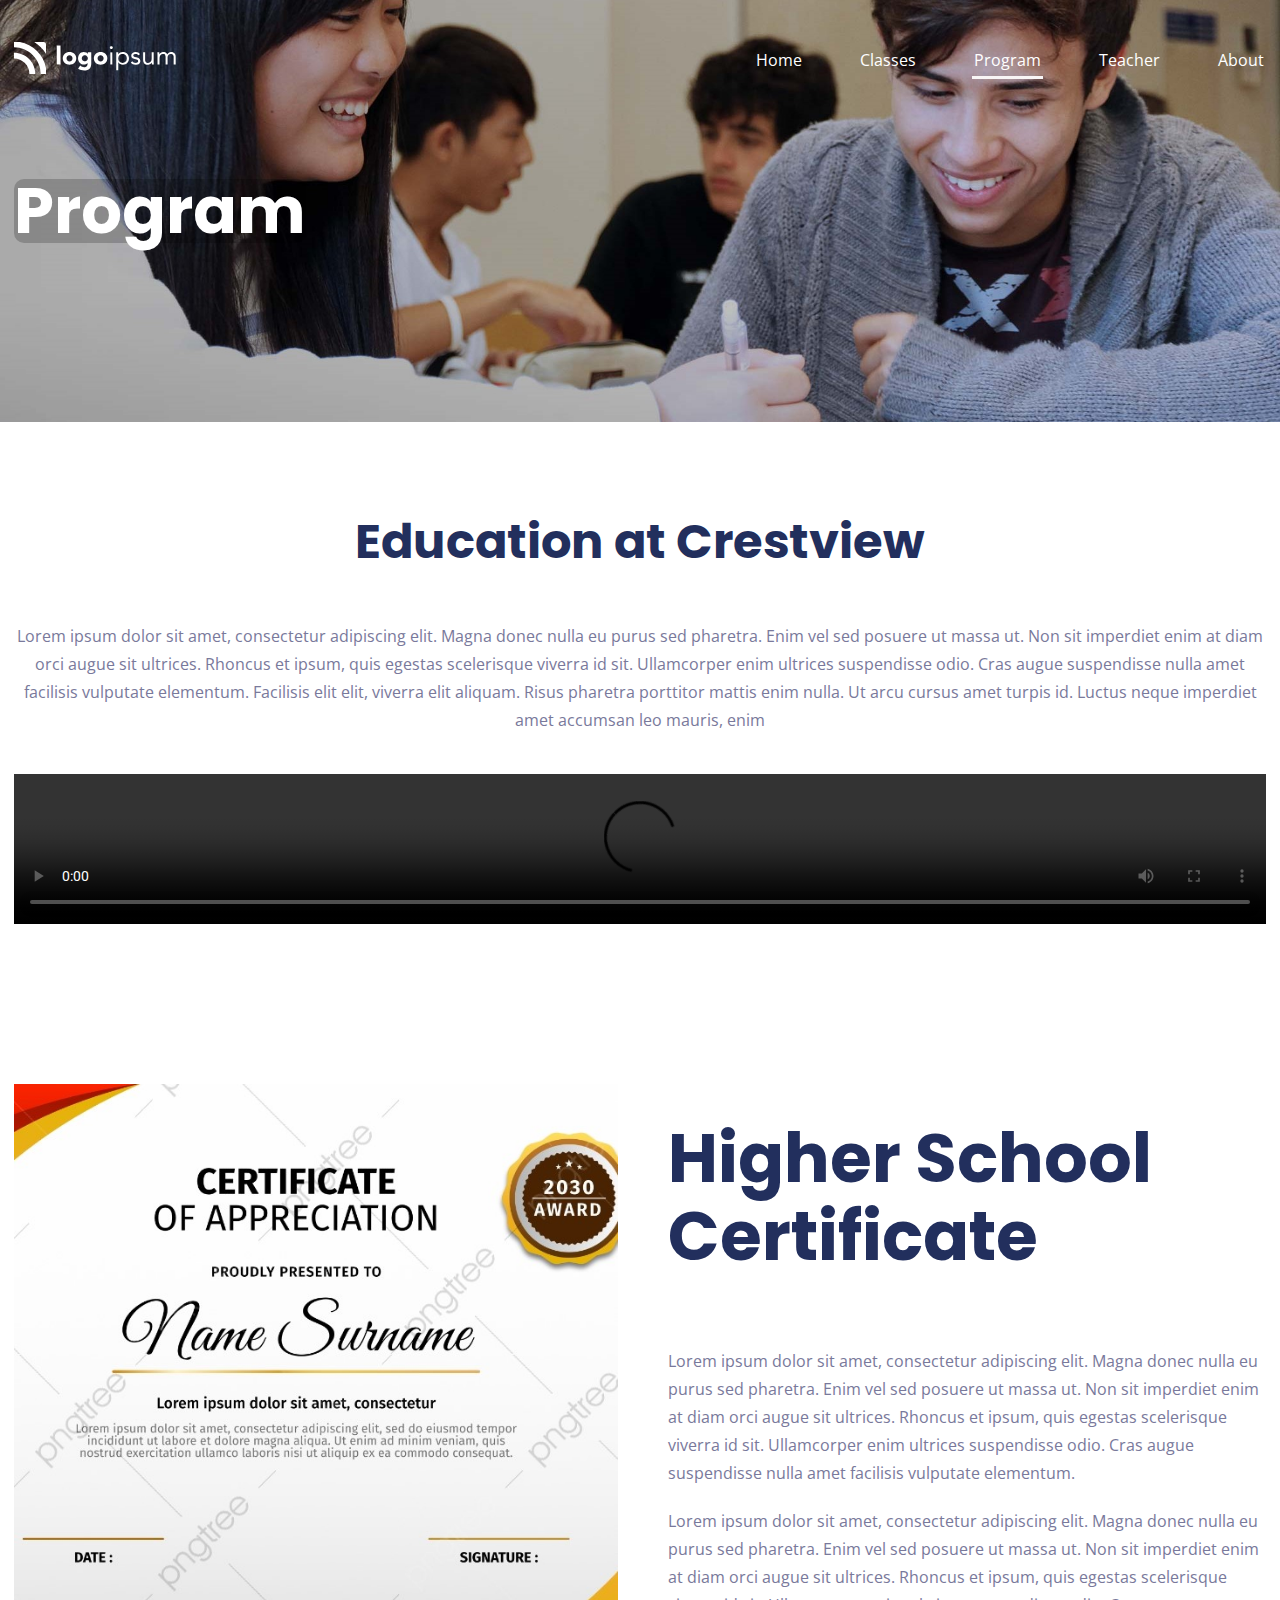
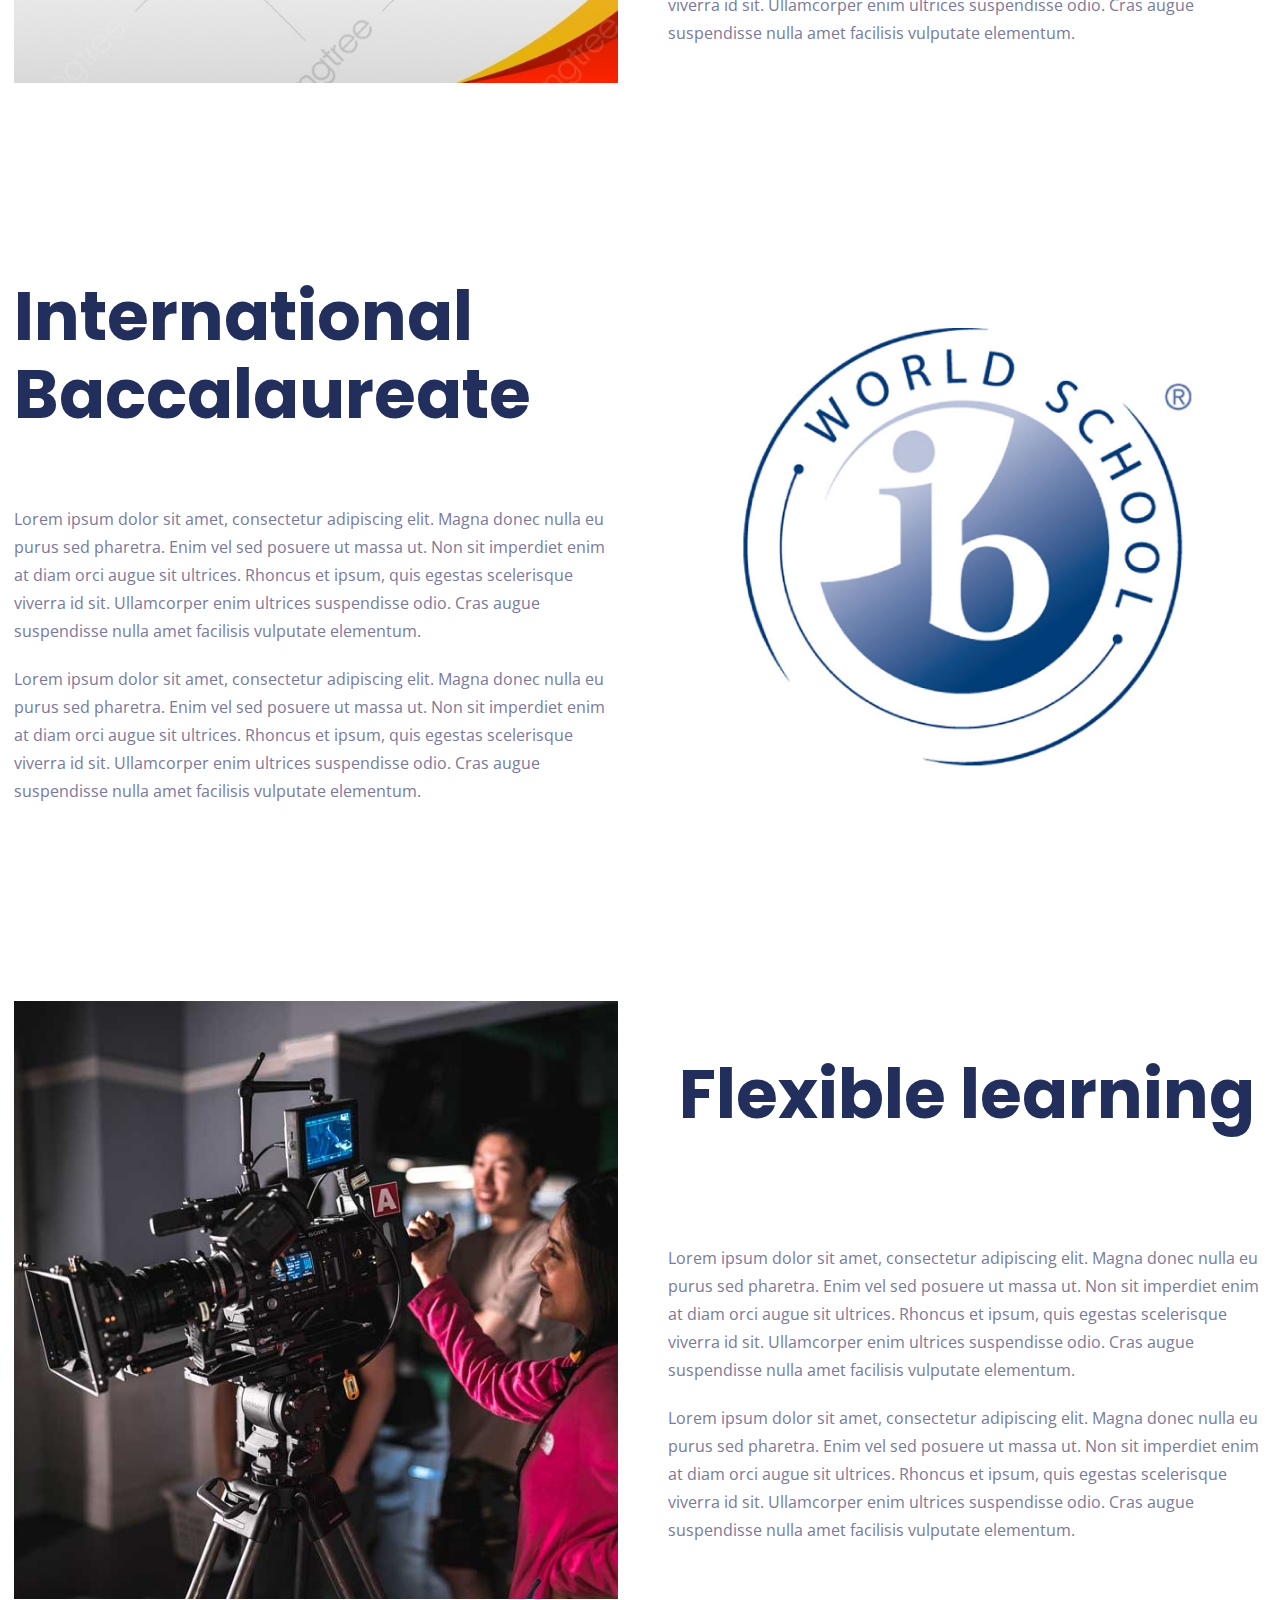
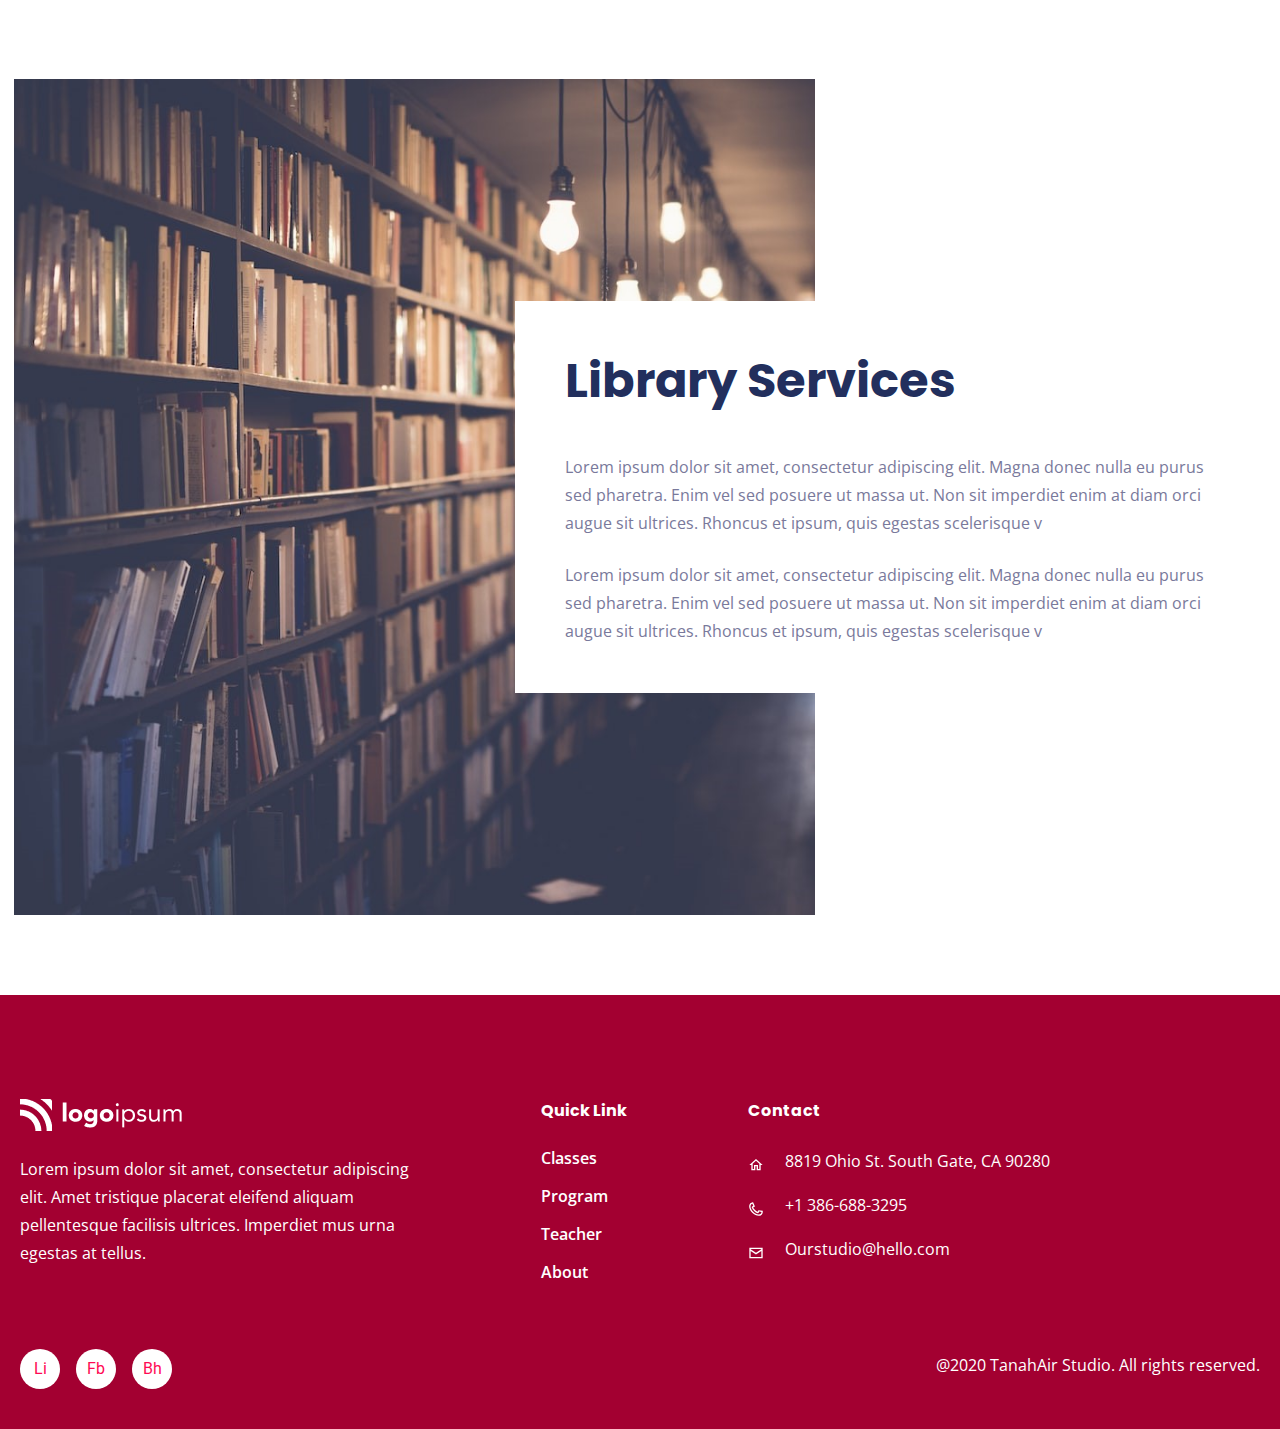
<file: program.html>
<!DOCTYPE html>
<html lang="en">

<head>
    <meta charset="UTF-8">
    <meta http-equiv="X-UA-Compatible" content="IE=edge">
    <meta name="viewport" content="width=device-width, initial-scale=1.0">
    <link rel="stylesheet" href="./css/helper.css">
    <link rel="stylesheet" href="./css/program.css">
    <link rel="stylesheet" href="./css/global.css">
    <link rel="preconnect" href="https://fonts.googleapis.com">
    <link rel="preconnect" href="https://fonts.gstatic.com" crossorigin>
    <link
        href="https://fonts.googleapis.com/css2?family=Lato:wght@300;400;700&family=Playfair+Display:wght@600;700&family=Plus+Jakarta+Sans:wght@400;500&family=Poppins:wght@700&display=swap"
        rel="stylesheet">
    <link rel="preconnect" href="https://fonts.googleapis.com">
    <link rel="preconnect" href="https://fonts.gstatic.com" crossorigin>
    <link
        href="https://fonts.googleapis.com/css2?family=Lato:wght@300;400;700&family=Open+Sans:wght@400;600&family=Playfair+Display:wght@600;700&family=Plus+Jakarta+Sans:wght@400;500&family=Poppins:wght@700&display=swap"
        rel="stylesheet">
    <link rel="preconnect" href="https://fonts.googleapis.com">
    <link rel="preconnect" href="https://fonts.gstatic.com" crossorigin>
    <link
        href="https://fonts.googleapis.com/css2?family=Lato:wght@300;400;700&family=Open+Sans:wght@400;600&family=Playfair+Display:wght@600;700&family=Plus+Jakarta+Sans:wght@400;500&family=Poppins:wght@700&family=Roboto:wght@500&display=swap"
        rel="stylesheet">
    <title>Program</title>
</head>

<body class="centerColumn">
    <div class="globalwidth centerColumn">
        <div class="menu">
            <div class="line"></div>
            <div class="line"></div>
            <div class="line"></div>
            <div class="line"></div>
        </div>
        <header class="header flexcenter max1232 main">
            <div class="logo"><svg width="162" height="32" viewBox="0 0 162 32" fill="none"
                    xmlns="http://www.w3.org/2000/svg">
                    <path
                        d="M0 10.6653V16.5895C2.02441 16.5881 4.02924 16.9859 5.89976 17.7601C7.77028 18.5343 9.46978 19.6697 10.901 21.1015C12.3319 22.5327 13.4667 24.2319 14.2404 26.1019C15.0142 27.9719 15.4118 29.9762 15.4105 32H21.3305C21.3251 26.344 19.0762 20.9212 15.0773 16.9215C11.0783 12.9217 5.65593 10.6717 0 10.6653H0Z"
                        fill="white" />
                    <path
                        d="M29.6057 0H20.2239C24.97 3.00768 28.9915 7.02862 31.9998 11.7743V2.39241C31.9994 1.75775 31.747 1.14924 31.298 0.700619C30.8491 0.252003 30.2404 -1.57043e-07 29.6057 0Z"
                        fill="white" />
                    <path
                        d="M5.89472 0H0V5.33388C7.07009 5.34123 13.8485 8.15302 18.8479 13.1523C23.8473 18.1515 26.6593 24.9298 26.6669 31.9999H31.9999V26.1052C30.7941 19.6265 27.6547 13.6648 22.9949 9.00502C18.3351 4.34523 12.3734 1.20578 5.89472 0Z"
                        fill="white" />
                    <path d="M46.5101 3.52246H42.7527V22.4613H46.5101V3.52246Z" fill="white" />
                    <path
                        d="M60.3258 11.7281C59.7003 11.1594 58.9681 10.7206 58.1717 10.4371C56.461 9.83639 54.5966 9.83639 52.8859 10.4371C52.0891 10.7204 51.3566 11.1593 50.7309 11.7281C50.1173 12.2938 49.6271 12.9801 49.2909 13.7441C48.9435 14.5775 48.7646 15.4714 48.7646 16.3744C48.7646 17.2773 48.9435 18.1713 49.2909 19.0047C49.6258 19.7708 50.1161 20.459 50.7309 21.0257C51.3555 21.5949 52.0876 22.0336 52.8842 22.3158C54.5947 22.9176 56.4595 22.9176 58.1701 22.3158C58.9669 22.0336 59.6992 21.5949 60.3242 21.0257C60.9387 20.4588 61.429 19.7706 61.7641 19.0047C62.1116 18.1713 62.2904 17.2773 62.2904 16.3744C62.2904 15.4714 62.1116 14.5775 61.7641 13.7441C61.4283 12.9804 60.9387 12.2941 60.3258 11.7281ZM57.7456 18.6047C57.1372 19.1528 56.3473 19.4561 55.5284 19.4561C54.7095 19.4561 53.9196 19.1528 53.3111 18.6047C52.7997 17.9734 52.5207 17.1856 52.5207 16.3731C52.5207 15.5606 52.7997 14.7728 53.3111 14.1415C53.9196 13.5934 54.7095 13.2901 55.5284 13.2901C56.3473 13.2901 57.1372 13.5934 57.7456 14.1415C58.257 14.7728 58.5361 15.5606 58.5361 16.3731C58.5361 17.1856 58.257 17.9734 57.7456 18.6047Z"
                        fill="white" />
                    <path
                        d="M73.8155 11.8903H73.7683C73.5945 11.6464 73.3927 11.4237 73.1671 11.2268C72.8937 10.9849 72.5909 10.7784 72.266 10.612C71.4447 10.1906 70.5331 9.97586 69.61 9.98635C68.8011 9.97219 68.0012 10.1573 67.2808 10.5253C66.6095 10.8729 66.0167 11.3547 65.5393 11.9409C65.0525 12.545 64.679 13.2323 64.437 13.9695C64.1796 14.729 64.0485 15.5255 64.0488 16.3274C64.0393 17.1881 64.1836 18.0437 64.4749 18.8537C64.7388 19.5929 65.1502 20.2708 65.6841 20.8461C66.2161 21.4091 66.8616 21.8526 67.578 22.1472C68.3569 22.4646 69.1917 22.6221 70.0328 22.6103C70.6549 22.5996 71.2699 22.4766 71.8483 22.2474C72.497 22.0013 73.059 21.57 73.4643 21.0069H73.5148V22.1859C73.5289 22.5791 73.4641 22.9712 73.3243 23.339C73.1844 23.7068 72.9723 24.0428 72.7005 24.3274C72.3557 24.6325 71.9525 24.8645 71.5153 25.0092C71.0782 25.1539 70.6162 25.2085 70.1574 25.1695C69.4299 25.1776 68.7088 25.0324 68.0412 24.7434C67.3769 24.4465 66.7571 24.0588 66.1995 23.5914L64.1204 26.6945C64.9702 27.379 65.9636 27.8629 67.0265 28.1101C68.0782 28.3519 69.154 28.4737 70.2332 28.473C72.6045 28.473 74.3704 27.876 75.5308 26.6819C76.6913 25.4878 77.2717 23.7384 77.2723 21.4339V10.287H73.8197L73.8155 11.8903ZM73.5898 17.439C73.4416 17.7954 73.2243 18.1191 72.9506 18.3914C72.672 18.669 72.3453 18.8939 71.9864 19.055C71.6138 19.2204 71.2106 19.3059 70.8029 19.3059C70.3951 19.3059 69.9919 19.2204 69.6193 19.055C69.2652 18.8916 68.9428 18.667 68.6669 18.3914C68.392 18.1168 68.1739 17.7907 68.0251 17.4318C67.8763 17.0729 67.7998 16.6881 67.7998 16.2996C67.7998 15.9111 67.8763 15.5263 68.0251 15.1674C68.1739 14.8085 68.392 14.4824 68.6669 14.2078C68.9429 13.9322 69.2653 13.7073 69.6193 13.5434C69.9921 13.3785 70.3952 13.2933 70.8029 13.2933C71.2105 13.2933 71.6136 13.3785 71.9864 13.5434C72.3452 13.7051 72.6718 13.9302 72.9506 14.2078C73.364 14.6233 73.6452 15.1518 73.759 15.7267C73.8727 16.3016 73.8138 16.8974 73.5898 17.439Z"
                        fill="white" />
                    <path
                        d="M91.3883 11.7281C90.7628 11.1594 90.0306 10.7206 89.2342 10.4371C87.5235 9.83639 85.6591 9.83639 83.9484 10.4371C83.1516 10.7204 82.4191 11.1593 81.7934 11.7281C81.1798 12.2938 80.6896 12.9801 80.3534 13.7441C80.006 14.5775 79.8271 15.4714 79.8271 16.3744C79.8271 17.2773 80.006 18.1713 80.3534 19.0047C80.6883 19.7708 81.1786 20.459 81.7934 21.0257C82.4185 21.5951 83.1512 22.0338 83.9484 22.3158C85.6589 22.9176 87.5237 22.9176 89.2342 22.3158C90.031 22.0336 90.7634 21.5949 91.3883 21.0257C92.0031 20.459 92.4935 19.7708 92.8283 19.0047C93.1757 18.1713 93.3546 17.2773 93.3546 16.3744C93.3546 15.4714 93.1757 14.5775 92.8283 13.7441C92.4922 12.9801 92.002 12.2938 91.3883 11.7281ZM88.8081 18.6047C88.1997 19.1528 87.4098 19.4561 86.5909 19.4561C85.772 19.4561 84.9821 19.1528 84.3736 18.6047C83.8622 17.9734 83.5832 17.1856 83.5832 16.3731C83.5832 15.5606 83.8622 14.7728 84.3736 14.1415C84.9821 13.5934 85.772 13.2901 86.5909 13.2901C87.4098 13.2901 88.1997 13.5934 88.8081 14.1415C89.3195 14.7728 89.5986 15.5606 89.5986 16.3731C89.5986 17.1856 89.3195 17.9734 88.8081 18.6047Z"
                        fill="white" />
                    <path d="M98.3391 10.3713H96.324V22.4614H98.3391V10.3713Z" fill="white" />
                    <path
                        d="M97.332 4.1719C97.1366 4.16818 96.9426 4.20529 96.7624 4.28083C96.5821 4.35638 96.4196 4.46871 96.2853 4.61063C96.0804 4.81721 95.9412 5.07981 95.8853 5.36535C95.8295 5.65088 95.8594 5.94657 95.9712 6.21514C96.0831 6.48372 96.272 6.71316 96.5141 6.87456C96.7562 7.03596 97.0406 7.12208 97.3316 7.12208C97.6225 7.12208 97.907 7.03596 98.1491 6.87456C98.3912 6.71316 98.58 6.48372 98.6919 6.21514C98.8038 5.94657 98.8337 5.65088 98.7778 5.36535C98.722 5.07981 98.5828 4.81721 98.3779 4.61063C98.2438 4.46865 98.0815 4.35627 97.9013 4.28072C97.7212 4.20516 97.5273 4.16809 97.332 4.1719Z"
                        fill="white" />
                    <path
                        d="M113.245 11.8738C112.678 11.295 111.996 10.8415 111.244 10.5424C110.417 10.2167 109.535 10.0545 108.647 10.0649C107.811 10.0553 106.983 10.2413 106.231 10.6081C105.491 10.9764 104.835 11.4953 104.306 12.1314H104.252V10.3715H102.24V28.352H104.252V20.3184H104.304C104.732 21.0552 105.355 21.6591 106.105 22.0632C106.976 22.5507 107.961 22.7961 108.959 22.7739C109.776 22.7791 110.585 22.6163 111.336 22.2956C112.062 21.9879 112.716 21.5351 113.26 20.9651C113.813 20.3825 114.247 19.6985 114.539 18.9508C115.159 17.3195 115.159 15.5176 114.539 13.8864C114.245 13.1369 113.805 12.453 113.245 11.8738ZM112.534 18.1895C112.347 18.7159 112.053 19.1982 111.671 19.6065C111.289 20.0149 110.828 20.3405 110.316 20.5634C109.182 21.0275 107.912 21.0275 106.779 20.5634C106.265 20.3405 105.803 20.0146 105.421 19.6058C105.039 19.197 104.745 18.7141 104.557 18.187C104.162 17.0412 104.162 15.7959 104.557 14.6502C104.745 14.1231 105.039 13.6401 105.421 13.2314C105.803 12.8226 106.265 12.4966 106.779 12.2738C107.912 11.8096 109.182 11.8096 110.316 12.2738C110.829 12.4966 111.291 12.8226 111.673 13.2314C112.055 13.6401 112.349 14.1231 112.537 14.6502C112.933 15.7959 112.933 17.0412 112.537 18.187L112.534 18.1895Z"
                        fill="white" />
                    <path
                        d="M125.155 16.421C124.772 16.1347 124.346 15.9123 123.892 15.7625C123.393 15.5944 122.884 15.4604 122.368 15.3616C121.98 15.2954 121.597 15.2094 121.218 15.104C120.881 15.0123 120.552 14.8912 120.236 14.7419C119.983 14.627 119.754 14.4647 119.563 14.2635C119.399 14.0837 119.312 13.8479 119.317 13.605C119.314 13.343 119.39 13.086 119.537 12.869C119.682 12.6547 119.871 12.474 120.092 12.3393C120.329 12.1965 120.586 12.0919 120.855 12.0294C121.131 11.9613 121.413 11.9265 121.697 11.9259C122.237 11.9091 122.771 12.0482 123.234 12.3267C123.652 12.5898 124.002 12.9482 124.255 13.3726L125.934 12.2619C125.562 11.5277 124.958 10.9371 124.215 10.5819C123.467 10.2344 122.651 10.058 121.826 10.0657C121.267 10.0643 120.71 10.1426 120.173 10.2981C119.658 10.4449 119.169 10.6723 118.725 10.9718C118.301 11.2584 117.947 11.6383 117.692 12.0825C117.428 12.5555 117.294 13.0903 117.305 13.632C117.284 14.1622 117.404 14.6886 117.653 15.157C117.881 15.5488 118.199 15.8808 118.58 16.1254C119.001 16.3909 119.457 16.5953 119.936 16.7326C120.453 16.8875 120.995 17.0254 121.563 17.1461C121.891 17.2151 122.21 17.2926 122.519 17.3785C122.809 17.4564 123.088 17.5737 123.346 17.7271C123.574 17.8622 123.772 18.0425 123.927 18.2568C124.082 18.4942 124.159 18.7743 124.147 19.0576C124.156 19.3554 124.075 19.6489 123.915 19.8997C123.754 20.1375 123.542 20.3361 123.295 20.4808C123.027 20.6405 122.734 20.7543 122.429 20.8176C122.119 20.8857 121.803 20.9204 121.486 20.9212C120.858 20.9455 120.236 20.7932 119.691 20.4816C119.189 20.1623 118.747 19.7569 118.386 19.2842L116.786 20.5246C117.281 21.2938 117.985 21.9069 118.814 22.293C119.664 22.6304 120.573 22.7931 121.488 22.7713C122.083 22.7718 122.677 22.7026 123.256 22.565C123.807 22.4376 124.332 22.2147 124.806 21.9065C125.259 21.6057 125.635 21.2016 125.901 20.7275C126.19 20.1895 126.333 19.5849 126.315 18.9743C126.332 18.4493 126.226 17.9278 126.005 17.4509C125.805 17.0466 125.514 16.6942 125.155 16.421Z"
                        fill="white" />
                    <path
                        d="M139.673 19.594V10.3713H137.658V16.2661C137.664 16.9016 137.59 17.5353 137.438 18.1524C137.309 18.6813 137.08 19.1808 136.764 19.6244C136.464 20.0367 136.064 20.3657 135.601 20.5801C135.069 20.8164 134.491 20.9315 133.909 20.917C133.516 20.9488 133.12 20.8856 132.756 20.7328C132.392 20.58 132.07 20.3419 131.817 20.0387C131.333 19.3344 131.096 18.4895 131.143 17.6362V10.3713H129.128V17.8374C129.122 18.5142 129.213 19.1883 129.399 19.8391C129.561 20.416 129.849 20.95 130.241 21.4029C130.634 21.8456 131.124 22.1915 131.673 22.4134C132.327 22.6686 133.025 22.7917 133.727 22.7755C134.199 22.7793 134.669 22.7138 135.122 22.581C135.531 22.4619 135.922 22.2883 136.284 22.0648C136.614 21.8618 136.914 21.6141 137.175 21.3288C137.41 21.0749 137.607 20.7874 137.757 20.4757H137.808C137.808 20.821 137.817 21.1578 137.834 21.4862C137.852 21.8147 137.86 22.142 137.86 22.4681H139.772C139.772 22.0712 139.755 21.6319 139.72 21.1502C139.685 20.6686 139.669 20.1498 139.673 19.594Z"
                        fill="white" />
                    <path
                        d="M161.451 13.0198C161.317 12.4348 161.052 11.8878 160.676 11.4198C160.296 10.967 159.807 10.619 159.255 10.4093C158.56 10.1583 157.824 10.0401 157.085 10.0606C156.283 10.0256 155.489 10.2375 154.811 10.6678C154.183 11.1185 153.655 11.6949 153.262 12.3604C153.159 12.1532 153.025 11.9163 152.861 11.6497C152.678 11.3617 152.447 11.1081 152.176 10.9002C151.844 10.6479 151.475 10.449 151.082 10.3107C150.553 10.1331 149.998 10.0498 149.44 10.0648C148.968 10.0609 148.499 10.1265 148.046 10.2594C147.637 10.3785 147.246 10.5521 146.883 10.7756C146.554 10.9788 146.254 11.2265 145.992 11.5116C145.757 11.7654 145.561 12.0529 145.411 12.3646H145.359C145.359 12.0194 145.35 11.6842 145.333 11.3541C145.317 11.024 145.307 10.6998 145.307 10.3722H143.396C143.396 10.7691 143.413 11.2084 143.447 11.6901C143.481 12.1718 143.498 12.6885 143.498 13.2404V22.4623H145.515V16.5726C145.509 15.9368 145.583 15.3028 145.735 14.6855C145.864 14.1563 146.092 13.6567 146.409 13.2135C146.708 12.801 147.108 12.472 147.571 12.2577C148.103 12.0212 148.681 11.9062 149.264 11.9208C149.608 11.8914 149.955 11.9538 150.268 12.1017C150.581 12.2496 150.849 12.4777 151.045 12.7629C151.478 13.649 151.666 14.6347 151.589 15.6177V22.464H153.599V15.4863C153.594 14.9891 153.677 14.4948 153.845 14.0269C153.995 13.6122 154.224 13.2306 154.519 12.9036C154.798 12.5974 155.136 12.3513 155.514 12.1802C155.895 12.0075 156.309 11.9193 156.728 11.9217C157.226 11.9036 157.721 12.0007 158.175 12.2055C158.532 12.3783 158.843 12.6359 159.078 12.9558C159.305 13.2725 159.464 13.6329 159.544 14.0143C159.63 14.4133 159.673 14.8204 159.673 15.2286V22.4623H161.684V15.125C161.691 14.4165 161.613 13.7096 161.451 13.0198Z"
                        fill="white" />
                </svg></div>
            <nav class="navheader close">
                <a href="./index.html">Home</a>
                <a href="./classes.html">Classes</a>
                <a href="./program.html" class="active">Program</a>
                <a href="./teacher.html">Teacher</a>
                <a href="./about.html">About</a>
            </nav>
        </header>

    </div>
    <!--Cont headerBg -->
    <div class="w100 center">
        <div class="top_menu center globalLimitWidth">
            <div class="top_menuCont center max1232 main">
                <h2>Program</h2>
            </div>
        </div>
    </div>
    <!-- finished contHeadBG -->
    <main class="centerColumn">
        <div class="insideMain max1232 center main">
            <div class="video_block centerColumn w100">
                <h1>Education at Crestview</h1>
                <p>Lorem ipsum dolor sit amet, consectetur adipiscing elit. Magna donec nulla eu purus sed pharetra.
                    Enim
                    vel sed posuere ut massa ut. Non sit imperdiet enim at diam orci augue sit ultrices. Rhoncus et
                    ipsum,
                    quis egestas scelerisque viverra id sit. Ullamcorper enim ultrices suspendisse odio. Cras augue
                    suspendisse nulla amet facilisis vulputate elementum. Facilisis elit elit, viverra elit aliquam.
                    Risus
                    pharetra porttitor mattis enim nulla. Ut arcu cursus amet turpis id. Luctus neque imperdiet amet
                    accumsan leo mauris, enim</p>
                <video class="video w100" controls>
                    <source
                        src="https://media.istockphoto.com/id/699603188/pl/filmy/krajobraz-przejrzystego-strumienia.mp4?s=mp4-640x640-is&k=20&c=XbwdISj1tCbSuAKWPVSIWJLQiodJ3kBT0r1SLUd59k8=">
                </video>

            </div>
        </div>
    </main>
    <!--? Content Block -->
    <div class="contentblock centerColumn max1232 main">
        <div class="insideContBlock center w100">
            <div class="imgBlock center">
                <img src="./img/program/HightSchCert.jpg" alt="">
            </div>
            <div class="textBlock centerColumn">
                <h2>Higher School Certificate</h2>
                <div class="textBlockP centerColumn"><p>Lorem ipsum dolor sit amet, consectetur adipiscing elit. Magna donec nulla eu purus sed pharetra. Enim vel sed posuere ut massa ut. Non sit imperdiet enim at diam orci augue sit ultrices. Rhoncus et ipsum, quis egestas scelerisque viverra id sit. Ullamcorper enim ultrices suspendisse odio. Cras augue suspendisse nulla amet facilisis vulputate elementum. </p>
                    <p>Lorem ipsum dolor sit amet, consectetur adipiscing elit. Magna donec nulla eu purus sed pharetra. Enim vel sed posuere ut massa ut. Non sit imperdiet enim at diam orci augue sit ultrices. Rhoncus et ipsum, quis egestas scelerisque viverra id sit. Ullamcorper enim ultrices suspendisse odio. Cras augue suspendisse nulla amet facilisis vulputate elementum. </p></div>
            </div>
        </div>
        <div class="insideContBlock center w100">
            <div class="textBlock centerColumn">
                <h2>International Baccalaureate</h2>
                <div class="textBlockP centerColumn"><p>Lorem ipsum dolor sit amet, consectetur adipiscing elit. Magna donec nulla eu purus sed pharetra. Enim vel sed posuere ut massa ut. Non sit imperdiet enim at diam orci augue sit ultrices. Rhoncus et ipsum, quis egestas scelerisque viverra id sit. Ullamcorper enim ultrices suspendisse odio. Cras augue suspendisse nulla amet facilisis vulputate elementum. </p>
                <p>Lorem ipsum dolor sit amet, consectetur adipiscing elit. Magna donec nulla eu purus sed pharetra. Enim vel sed posuere ut massa ut. Non sit imperdiet enim at diam orci augue sit ultrices. Rhoncus et ipsum, quis egestas scelerisque viverra id sit. Ullamcorper enim ultrices suspendisse odio. Cras augue suspendisse nulla amet facilisis vulputate elementum. </p></div>
            </div>
            <div class="imgBlockReverse center">
                <img src="./img/program/InternBac.png" alt="">
            </div>
        </div>
        <div class="insideContBlock center w100">
            <div class="imgBlock center">
                <img src="./img/program/FlexLearn.jpeg" alt="">
            </div>
            <div class="textBlock centerColumn">
                <h2>Flexible learning</h2>
                <div class="textBlockP centerColumn"><p>Lorem ipsum dolor sit amet, consectetur adipiscing elit. Magna donec nulla eu purus sed pharetra. Enim vel sed posuere ut massa ut. Non sit imperdiet enim at diam orci augue sit ultrices. Rhoncus et ipsum, quis egestas scelerisque viverra id sit. Ullamcorper enim ultrices suspendisse odio. Cras augue suspendisse nulla amet facilisis vulputate elementum. </p>
                    <p>Lorem ipsum dolor sit amet, consectetur adipiscing elit. Magna donec nulla eu purus sed pharetra. Enim vel sed posuere ut massa ut. Non sit imperdiet enim at diam orci augue sit ultrices. Rhoncus et ipsum, quis egestas scelerisque viverra id sit. Ullamcorper enim ultrices suspendisse odio. Cras augue suspendisse nulla amet facilisis vulputate elementum. </p></div>
            </div>
        </div>
        <div class="blockTextInsideImg center w100">
            <img src="./img/program/library.jpeg" alt="Loading">
            <div class="textContainer centerColumn ">
                <h2>Library Services</h2>
                <p>Lorem ipsum dolor sit amet, consectetur adipiscing elit. Magna donec nulla eu purus sed pharetra. Enim vel sed posuere ut massa ut. Non sit imperdiet enim at diam orci augue sit ultrices. Rhoncus et ipsum, quis egestas scelerisque v</p>
                <p>Lorem ipsum dolor sit amet, consectetur adipiscing elit. Magna donec nulla eu purus sed pharetra. Enim vel sed posuere ut massa ut. Non sit imperdiet enim at diam orci augue sit ultrices. Rhoncus et ipsum, quis egestas scelerisque v</p>
            </div>
        </div>
    </div>








    <footer class="globalLimitWidth">
        <div class="contfoot">
            <div class="max1232">
                <div class="topfoot">
                    <div class="columnfooter ">
                        <img class="footmargin" src="./img/global/Logo.png" alt="">
                        <p class="footertext">Lorem ipsum dolor sit amet, consectetur adipiscing elit. Amet
                            tristique
                            placerat eleifend aliquam
                            pellentesque facilisis ultrices. Imperdiet mus urna egestas at tellus. </p>
                    </div>
                    <div class="columnfooter ql">
                        <h3 class="linkcontact footmargin">Quick Link </h3>
                        <nav class="footlist">
                            <a href="./classes.html">Classes</a>
                            <a href="./program.html">Program</a>
                            <a href="./teacher.html">Teacher</a>
                            <a href="./about.html">About</a>
                            <nav />

                    </div>
                    <div class="contact columnfooter">
                        <h3 class="linkcontact footmargin">Contact</h3>
                        <div class="contactdiv">
                            <div class="contInfo">
                                <svg width="16" height="16" viewBox="0 0 16 16" fill="none"
                                    xmlns="http://www.w3.org/2000/svg">
                                    <path fill-rule="evenodd" clip-rule="evenodd"
                                        d="M7.99992 3.79333L11.3333 6.79333V12H9.99992V8H5.99992V12H4.66658V6.79333L7.99992 3.79333ZM7.99992 2L1.33325 8H3.33325V13.3333H7.33325V9.33333H8.66659V13.3333H12.6666V8H14.6666L7.99992 2Z"
                                        fill="white" />
                                </svg>
                                <p class="footertext">8819 Ohio St. South Gate, CA 90280</p>
                            </div>
                            <div class="contInfo">
                                <svg width="16" height="16" viewBox="0 0 16 16" fill="none"
                                    xmlns="http://www.w3.org/2000/svg">
                                    <path fill-rule="evenodd" clip-rule="evenodd"
                                        d="M10.5959 14.826C8.58389 14.826 6.21656 13.758 4.22856 11.7713C1.05656 8.59867 0.228557 4.45734 2.34322 2.34267C2.96789 1.71867 3.72789 1.33867 4.60456 1.21201L5.11122 1.13867L6.97589 5.48667L5.11122 6.41867C5.54322 7.23734 6.19789 8.08334 7.05722 8.94267C7.87656 9.76201 8.72189 10.412 9.57056 10.8733L10.4466 9.15801L14.7686 9.77534L14.7939 10.3267C14.8572 11.6993 14.4639 12.8507 13.6566 13.6573C12.8672 14.4467 11.7946 14.826 10.5959 14.826ZM4.30722 2.64801C3.92389 2.77667 3.58122 2.99067 3.28589 3.28667C1.75256 4.81934 2.61656 8.27334 5.17122 10.8287C7.72722 13.384 11.1806 14.246 12.7139 12.714C13.2246 12.2033 13.4086 11.53 13.4539 10.934L11.2092 10.6133L10.7786 11.476C10.6159 11.8013 10.3352 12.0407 9.98789 12.1493C9.64056 12.2593 9.25522 12.22 8.93256 12.0447C7.97256 11.5227 7.02389 10.796 6.11389 9.886C5.16056 8.93267 4.42789 7.98 3.93522 7.054C3.76389 6.73067 3.73122 6.36134 3.84189 6.01334C3.95256 5.66734 4.19189 5.388 4.51656 5.22534L5.25389 4.85667L4.30722 2.64801Z"
                                        fill="white" />
                                </svg>
                                <p class="footertext">+1 386-688-3295 </p>
                            </div>
                            <div class="contInfo">
                                <svg width="16" height="16" viewBox="0 0 16 16" fill="none"
                                    xmlns="http://www.w3.org/2000/svg">
                                    <path fill-rule="evenodd" clip-rule="evenodd"
                                        d="M1.33325 2.66675V13.3334H14.6666V2.66675H1.33325ZM13.3333 4.00008V4.31008L7.99992 7.86542L2.66659 4.31008V4.00008H13.3333ZM2.66659 12.0001V5.91275L7.99992 9.46875L13.3333 5.91275V12.0001H2.66659Z"
                                        fill="white" />
                                </svg>
                                <p class="footertext"> Ourstudio@hello.com</p>
                            </div>
                        </div>
                    </div>
                </div>

                <div class="bottomfoot width1232">
                    <div class="logobottom">
                        <p class="borderlogo">Li</p>
                        <p class="borderlogo">Fb</p>
                        <p class="borderlogo">Bh</p>
                    </div>
                    <p class="allRightsReserved footertext"> @2020 TanahAir Studio. All rights reserved.</p>
                </div>
            </div>
        </div>
    </footer>
    </div>
    <script src="script.js"></script>
</body>

</html>
</file>
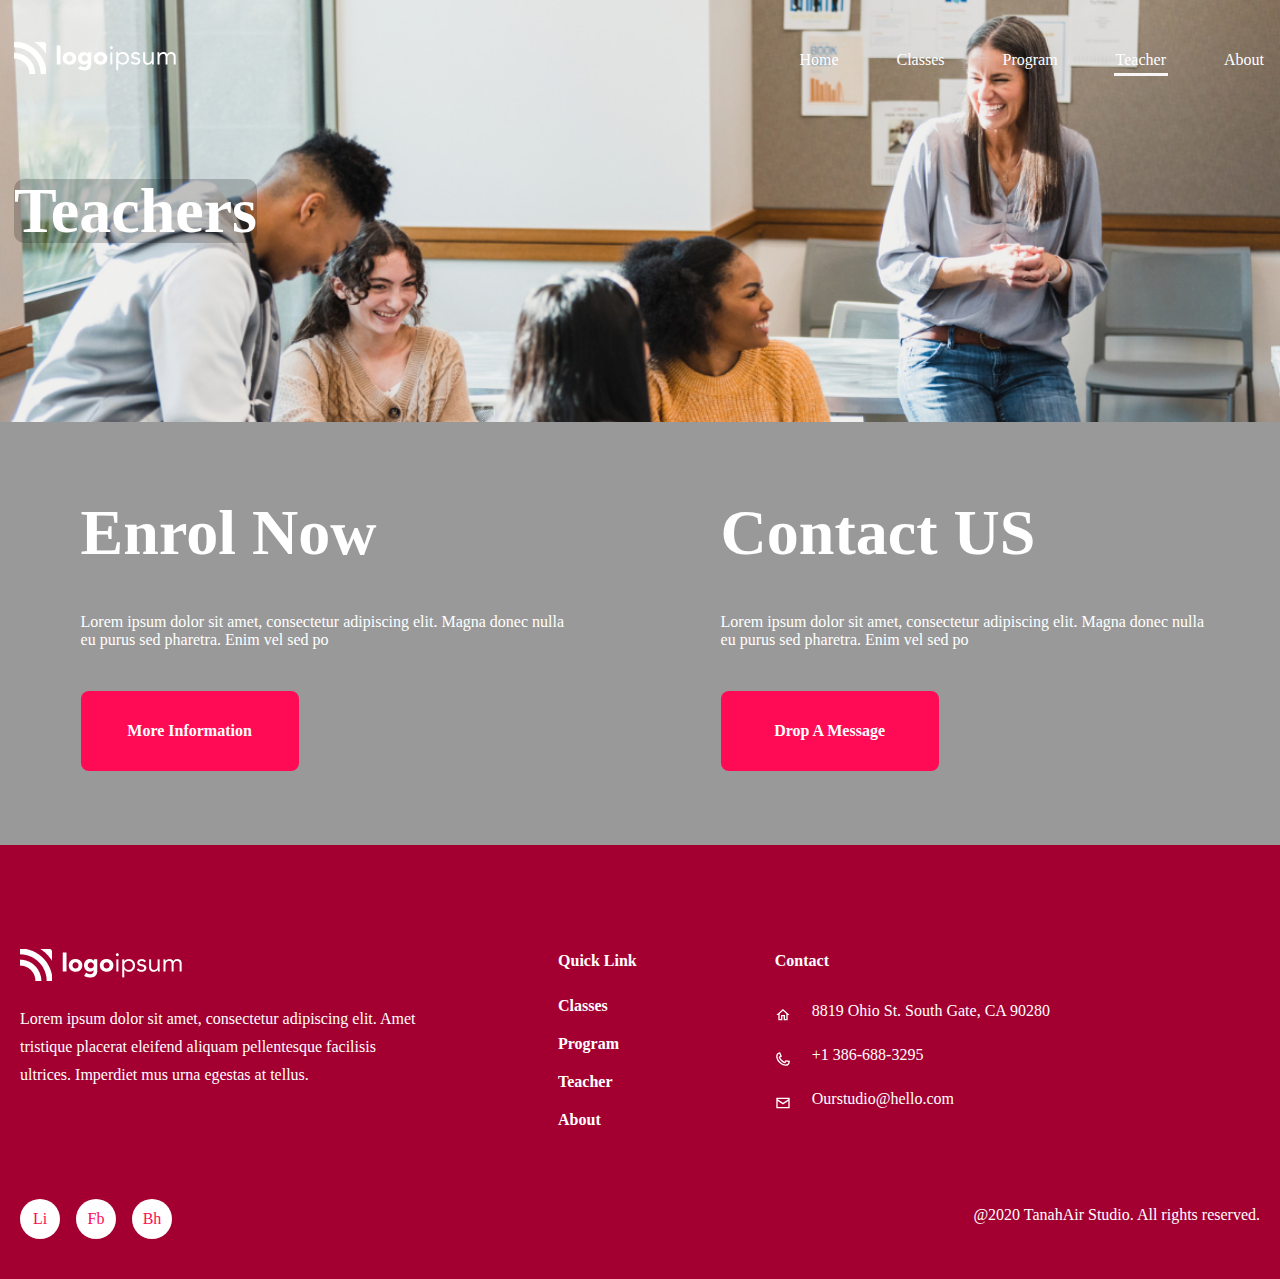
<file: Teacher.html>
<!DOCTYPE html>
<html lang="en">

<head>
    <meta charset="UTF-8">
    <meta http-equiv="X-UA-Compatible" content="IE=edge">
    <meta name="viewport" content="width=device-width, initial-scale=1.0">
    <title>Teacher</title>
    <link rel="stylesheet" href="./css/teachers.css">
    <link rel="stylesheet" href="./css/helper.css">
    <link rel="stylesheet" href="./css/global.css">
</head>

<body>
    <div class="globalwidth centerColumn">
        <header class="header flexcenter max1232 main">
            <div class="logo"><svg width="162" height="32" viewBox="0 0 162 32" fill="none"
                    xmlns="http://www.w3.org/2000/svg">
                    <path
                        d="M0 10.6653V16.5895C2.02441 16.5881 4.02924 16.9859 5.89976 17.7601C7.77028 18.5343 9.46978 19.6697 10.901 21.1015C12.3319 22.5327 13.4667 24.2319 14.2404 26.1019C15.0142 27.9719 15.4118 29.9762 15.4105 32H21.3305C21.3251 26.344 19.0762 20.9212 15.0773 16.9215C11.0783 12.9217 5.65593 10.6717 0 10.6653H0Z"
                        fill="white" />
                    <path
                        d="M29.6057 0H20.2239C24.97 3.00768 28.9915 7.02862 31.9998 11.7743V2.39241C31.9994 1.75775 31.747 1.14924 31.298 0.700619C30.8491 0.252003 30.2404 -1.57043e-07 29.6057 0Z"
                        fill="white" />
                    <path
                        d="M5.89472 0H0V5.33388C7.07009 5.34123 13.8485 8.15302 18.8479 13.1523C23.8473 18.1515 26.6593 24.9298 26.6669 31.9999H31.9999V26.1052C30.7941 19.6265 27.6547 13.6648 22.9949 9.00502C18.3351 4.34523 12.3734 1.20578 5.89472 0Z"
                        fill="white" />
                    <path d="M46.5101 3.52246H42.7527V22.4613H46.5101V3.52246Z" fill="white" />
                    <path
                        d="M60.3258 11.7281C59.7003 11.1594 58.9681 10.7206 58.1717 10.4371C56.461 9.83639 54.5966 9.83639 52.8859 10.4371C52.0891 10.7204 51.3566 11.1593 50.7309 11.7281C50.1173 12.2938 49.6271 12.9801 49.2909 13.7441C48.9435 14.5775 48.7646 15.4714 48.7646 16.3744C48.7646 17.2773 48.9435 18.1713 49.2909 19.0047C49.6258 19.7708 50.1161 20.459 50.7309 21.0257C51.3555 21.5949 52.0876 22.0336 52.8842 22.3158C54.5947 22.9176 56.4595 22.9176 58.1701 22.3158C58.9669 22.0336 59.6992 21.5949 60.3242 21.0257C60.9387 20.4588 61.429 19.7706 61.7641 19.0047C62.1116 18.1713 62.2904 17.2773 62.2904 16.3744C62.2904 15.4714 62.1116 14.5775 61.7641 13.7441C61.4283 12.9804 60.9387 12.2941 60.3258 11.7281ZM57.7456 18.6047C57.1372 19.1528 56.3473 19.4561 55.5284 19.4561C54.7095 19.4561 53.9196 19.1528 53.3111 18.6047C52.7997 17.9734 52.5207 17.1856 52.5207 16.3731C52.5207 15.5606 52.7997 14.7728 53.3111 14.1415C53.9196 13.5934 54.7095 13.2901 55.5284 13.2901C56.3473 13.2901 57.1372 13.5934 57.7456 14.1415C58.257 14.7728 58.5361 15.5606 58.5361 16.3731C58.5361 17.1856 58.257 17.9734 57.7456 18.6047Z"
                        fill="white" />
                    <path
                        d="M73.8155 11.8903H73.7683C73.5945 11.6464 73.3927 11.4237 73.1671 11.2268C72.8937 10.9849 72.5909 10.7784 72.266 10.612C71.4447 10.1906 70.5331 9.97586 69.61 9.98635C68.8011 9.97219 68.0012 10.1573 67.2808 10.5253C66.6095 10.8729 66.0167 11.3547 65.5393 11.9409C65.0525 12.545 64.679 13.2323 64.437 13.9695C64.1796 14.729 64.0485 15.5255 64.0488 16.3274C64.0393 17.1881 64.1836 18.0437 64.4749 18.8537C64.7388 19.5929 65.1502 20.2708 65.6841 20.8461C66.2161 21.4091 66.8616 21.8526 67.578 22.1472C68.3569 22.4646 69.1917 22.6221 70.0328 22.6103C70.6549 22.5996 71.2699 22.4766 71.8483 22.2474C72.497 22.0013 73.059 21.57 73.4643 21.0069H73.5148V22.1859C73.5289 22.5791 73.4641 22.9712 73.3243 23.339C73.1844 23.7068 72.9723 24.0428 72.7005 24.3274C72.3557 24.6325 71.9525 24.8645 71.5153 25.0092C71.0782 25.1539 70.6162 25.2085 70.1574 25.1695C69.4299 25.1776 68.7088 25.0324 68.0412 24.7434C67.3769 24.4465 66.7571 24.0588 66.1995 23.5914L64.1204 26.6945C64.9702 27.379 65.9636 27.8629 67.0265 28.1101C68.0782 28.3519 69.154 28.4737 70.2332 28.473C72.6045 28.473 74.3704 27.876 75.5308 26.6819C76.6913 25.4878 77.2717 23.7384 77.2723 21.4339V10.287H73.8197L73.8155 11.8903ZM73.5898 17.439C73.4416 17.7954 73.2243 18.1191 72.9506 18.3914C72.672 18.669 72.3453 18.8939 71.9864 19.055C71.6138 19.2204 71.2106 19.3059 70.8029 19.3059C70.3951 19.3059 69.9919 19.2204 69.6193 19.055C69.2652 18.8916 68.9428 18.667 68.6669 18.3914C68.392 18.1168 68.1739 17.7907 68.0251 17.4318C67.8763 17.0729 67.7998 16.6881 67.7998 16.2996C67.7998 15.9111 67.8763 15.5263 68.0251 15.1674C68.1739 14.8085 68.392 14.4824 68.6669 14.2078C68.9429 13.9322 69.2653 13.7073 69.6193 13.5434C69.9921 13.3785 70.3952 13.2933 70.8029 13.2933C71.2105 13.2933 71.6136 13.3785 71.9864 13.5434C72.3452 13.7051 72.6718 13.9302 72.9506 14.2078C73.364 14.6233 73.6452 15.1518 73.759 15.7267C73.8727 16.3016 73.8138 16.8974 73.5898 17.439Z"
                        fill="white" />
                    <path
                        d="M91.3883 11.7281C90.7628 11.1594 90.0306 10.7206 89.2342 10.4371C87.5235 9.83639 85.6591 9.83639 83.9484 10.4371C83.1516 10.7204 82.4191 11.1593 81.7934 11.7281C81.1798 12.2938 80.6896 12.9801 80.3534 13.7441C80.006 14.5775 79.8271 15.4714 79.8271 16.3744C79.8271 17.2773 80.006 18.1713 80.3534 19.0047C80.6883 19.7708 81.1786 20.459 81.7934 21.0257C82.4185 21.5951 83.1512 22.0338 83.9484 22.3158C85.6589 22.9176 87.5237 22.9176 89.2342 22.3158C90.031 22.0336 90.7634 21.5949 91.3883 21.0257C92.0031 20.459 92.4935 19.7708 92.8283 19.0047C93.1757 18.1713 93.3546 17.2773 93.3546 16.3744C93.3546 15.4714 93.1757 14.5775 92.8283 13.7441C92.4922 12.9801 92.002 12.2938 91.3883 11.7281ZM88.8081 18.6047C88.1997 19.1528 87.4098 19.4561 86.5909 19.4561C85.772 19.4561 84.9821 19.1528 84.3736 18.6047C83.8622 17.9734 83.5832 17.1856 83.5832 16.3731C83.5832 15.5606 83.8622 14.7728 84.3736 14.1415C84.9821 13.5934 85.772 13.2901 86.5909 13.2901C87.4098 13.2901 88.1997 13.5934 88.8081 14.1415C89.3195 14.7728 89.5986 15.5606 89.5986 16.3731C89.5986 17.1856 89.3195 17.9734 88.8081 18.6047Z"
                        fill="white" />
                    <path d="M98.3391 10.3713H96.324V22.4614H98.3391V10.3713Z" fill="white" />
                    <path
                        d="M97.332 4.1719C97.1366 4.16818 96.9426 4.20529 96.7624 4.28083C96.5821 4.35638 96.4196 4.46871 96.2853 4.61063C96.0804 4.81721 95.9412 5.07981 95.8853 5.36535C95.8295 5.65088 95.8594 5.94657 95.9712 6.21514C96.0831 6.48372 96.272 6.71316 96.5141 6.87456C96.7562 7.03596 97.0406 7.12208 97.3316 7.12208C97.6225 7.12208 97.907 7.03596 98.1491 6.87456C98.3912 6.71316 98.58 6.48372 98.6919 6.21514C98.8038 5.94657 98.8337 5.65088 98.7778 5.36535C98.722 5.07981 98.5828 4.81721 98.3779 4.61063C98.2438 4.46865 98.0815 4.35627 97.9013 4.28072C97.7212 4.20516 97.5273 4.16809 97.332 4.1719Z"
                        fill="white" />
                    <path
                        d="M113.245 11.8738C112.678 11.295 111.996 10.8415 111.244 10.5424C110.417 10.2167 109.535 10.0545 108.647 10.0649C107.811 10.0553 106.983 10.2413 106.231 10.6081C105.491 10.9764 104.835 11.4953 104.306 12.1314H104.252V10.3715H102.24V28.352H104.252V20.3184H104.304C104.732 21.0552 105.355 21.6591 106.105 22.0632C106.976 22.5507 107.961 22.7961 108.959 22.7739C109.776 22.7791 110.585 22.6163 111.336 22.2956C112.062 21.9879 112.716 21.5351 113.26 20.9651C113.813 20.3825 114.247 19.6985 114.539 18.9508C115.159 17.3195 115.159 15.5176 114.539 13.8864C114.245 13.1369 113.805 12.453 113.245 11.8738ZM112.534 18.1895C112.347 18.7159 112.053 19.1982 111.671 19.6065C111.289 20.0149 110.828 20.3405 110.316 20.5634C109.182 21.0275 107.912 21.0275 106.779 20.5634C106.265 20.3405 105.803 20.0146 105.421 19.6058C105.039 19.197 104.745 18.7141 104.557 18.187C104.162 17.0412 104.162 15.7959 104.557 14.6502C104.745 14.1231 105.039 13.6401 105.421 13.2314C105.803 12.8226 106.265 12.4966 106.779 12.2738C107.912 11.8096 109.182 11.8096 110.316 12.2738C110.829 12.4966 111.291 12.8226 111.673 13.2314C112.055 13.6401 112.349 14.1231 112.537 14.6502C112.933 15.7959 112.933 17.0412 112.537 18.187L112.534 18.1895Z"
                        fill="white" />
                    <path
                        d="M125.155 16.421C124.772 16.1347 124.346 15.9123 123.892 15.7625C123.393 15.5944 122.884 15.4604 122.368 15.3616C121.98 15.2954 121.597 15.2094 121.218 15.104C120.881 15.0123 120.552 14.8912 120.236 14.7419C119.983 14.627 119.754 14.4647 119.563 14.2635C119.399 14.0837 119.312 13.8479 119.317 13.605C119.314 13.343 119.39 13.086 119.537 12.869C119.682 12.6547 119.871 12.474 120.092 12.3393C120.329 12.1965 120.586 12.0919 120.855 12.0294C121.131 11.9613 121.413 11.9265 121.697 11.9259C122.237 11.9091 122.771 12.0482 123.234 12.3267C123.652 12.5898 124.002 12.9482 124.255 13.3726L125.934 12.2619C125.562 11.5277 124.958 10.9371 124.215 10.5819C123.467 10.2344 122.651 10.058 121.826 10.0657C121.267 10.0643 120.71 10.1426 120.173 10.2981C119.658 10.4449 119.169 10.6723 118.725 10.9718C118.301 11.2584 117.947 11.6383 117.692 12.0825C117.428 12.5555 117.294 13.0903 117.305 13.632C117.284 14.1622 117.404 14.6886 117.653 15.157C117.881 15.5488 118.199 15.8808 118.58 16.1254C119.001 16.3909 119.457 16.5953 119.936 16.7326C120.453 16.8875 120.995 17.0254 121.563 17.1461C121.891 17.2151 122.21 17.2926 122.519 17.3785C122.809 17.4564 123.088 17.5737 123.346 17.7271C123.574 17.8622 123.772 18.0425 123.927 18.2568C124.082 18.4942 124.159 18.7743 124.147 19.0576C124.156 19.3554 124.075 19.6489 123.915 19.8997C123.754 20.1375 123.542 20.3361 123.295 20.4808C123.027 20.6405 122.734 20.7543 122.429 20.8176C122.119 20.8857 121.803 20.9204 121.486 20.9212C120.858 20.9455 120.236 20.7932 119.691 20.4816C119.189 20.1623 118.747 19.7569 118.386 19.2842L116.786 20.5246C117.281 21.2938 117.985 21.9069 118.814 22.293C119.664 22.6304 120.573 22.7931 121.488 22.7713C122.083 22.7718 122.677 22.7026 123.256 22.565C123.807 22.4376 124.332 22.2147 124.806 21.9065C125.259 21.6057 125.635 21.2016 125.901 20.7275C126.19 20.1895 126.333 19.5849 126.315 18.9743C126.332 18.4493 126.226 17.9278 126.005 17.4509C125.805 17.0466 125.514 16.6942 125.155 16.421Z"
                        fill="white" />
                    <path
                        d="M139.673 19.594V10.3713H137.658V16.2661C137.664 16.9016 137.59 17.5353 137.438 18.1524C137.309 18.6813 137.08 19.1808 136.764 19.6244C136.464 20.0367 136.064 20.3657 135.601 20.5801C135.069 20.8164 134.491 20.9315 133.909 20.917C133.516 20.9488 133.12 20.8856 132.756 20.7328C132.392 20.58 132.07 20.3419 131.817 20.0387C131.333 19.3344 131.096 18.4895 131.143 17.6362V10.3713H129.128V17.8374C129.122 18.5142 129.213 19.1883 129.399 19.8391C129.561 20.416 129.849 20.95 130.241 21.4029C130.634 21.8456 131.124 22.1915 131.673 22.4134C132.327 22.6686 133.025 22.7917 133.727 22.7755C134.199 22.7793 134.669 22.7138 135.122 22.581C135.531 22.4619 135.922 22.2883 136.284 22.0648C136.614 21.8618 136.914 21.6141 137.175 21.3288C137.41 21.0749 137.607 20.7874 137.757 20.4757H137.808C137.808 20.821 137.817 21.1578 137.834 21.4862C137.852 21.8147 137.86 22.142 137.86 22.4681H139.772C139.772 22.0712 139.755 21.6319 139.72 21.1502C139.685 20.6686 139.669 20.1498 139.673 19.594Z"
                        fill="white" />
                    <path
                        d="M161.451 13.0198C161.317 12.4348 161.052 11.8878 160.676 11.4198C160.296 10.967 159.807 10.619 159.255 10.4093C158.56 10.1583 157.824 10.0401 157.085 10.0606C156.283 10.0256 155.489 10.2375 154.811 10.6678C154.183 11.1185 153.655 11.6949 153.262 12.3604C153.159 12.1532 153.025 11.9163 152.861 11.6497C152.678 11.3617 152.447 11.1081 152.176 10.9002C151.844 10.6479 151.475 10.449 151.082 10.3107C150.553 10.1331 149.998 10.0498 149.44 10.0648C148.968 10.0609 148.499 10.1265 148.046 10.2594C147.637 10.3785 147.246 10.5521 146.883 10.7756C146.554 10.9788 146.254 11.2265 145.992 11.5116C145.757 11.7654 145.561 12.0529 145.411 12.3646H145.359C145.359 12.0194 145.35 11.6842 145.333 11.3541C145.317 11.024 145.307 10.6998 145.307 10.3722H143.396C143.396 10.7691 143.413 11.2084 143.447 11.6901C143.481 12.1718 143.498 12.6885 143.498 13.2404V22.4623H145.515V16.5726C145.509 15.9368 145.583 15.3028 145.735 14.6855C145.864 14.1563 146.092 13.6567 146.409 13.2135C146.708 12.801 147.108 12.472 147.571 12.2577C148.103 12.0212 148.681 11.9062 149.264 11.9208C149.608 11.8914 149.955 11.9538 150.268 12.1017C150.581 12.2496 150.849 12.4777 151.045 12.7629C151.478 13.649 151.666 14.6347 151.589 15.6177V22.464H153.599V15.4863C153.594 14.9891 153.677 14.4948 153.845 14.0269C153.995 13.6122 154.224 13.2306 154.519 12.9036C154.798 12.5974 155.136 12.3513 155.514 12.1802C155.895 12.0075 156.309 11.9193 156.728 11.9217C157.226 11.9036 157.721 12.0007 158.175 12.2055C158.532 12.3783 158.843 12.6359 159.078 12.9558C159.305 13.2725 159.464 13.6329 159.544 14.0143C159.63 14.4133 159.673 14.8204 159.673 15.2286V22.4623H161.684V15.125C161.691 14.4165 161.613 13.7096 161.451 13.0198Z"
                        fill="white" />
                </svg></div>
            <nav class="navheader">
                <a href="./Home.html">Home</a>
                <a href="./Classes.html">Classes</a>
                <a href="./Program.html">Program</a>
                <a href="./Teacher.html" class="active">Teacher</a>
                <a href="./About.html">About</a>
            </nav>
        </header>
    </div>
     <!--Cont headerBg -->
     <div class="top_menu center globalLimitWidth">
        <div class="top_menuCont center max1232 main">
            <h2>Teachers</h2>
        </div>
    </div>
    <!-- finished contHeadBG -->

    
    <div class="w100 centerColumn">
        <div class="beforefooterblock globalLimitWidth center">
            <div class="FormBf centerColumn">
                    <h2>Enrol Now</h2>
                    <p>Lorem ipsum dolor sit amet, consectetur adipiscing elit. Magna donec nulla eu purus sed pharetra. Enim vel sed po</p>
                    <button class="redButtonHug">More Information</button>
                
            </div>
            <div class="FormBf centerColumn">
                    <h2>Contact US</h2>
                    <p>Lorem ipsum dolor sit amet, consectetur adipiscing elit. Magna donec nulla eu purus sed pharetra. Enim vel sed po</p>
                    <button class="redButtonHug">Drop A Message</button>
            </div>
        </div>
        <footer class="globalLimitWidth">
            <div class="contfoot">
                <div class="max1232">
                    <div class="topfoot">
                        <div class="columnfooter ">
                            <img class="footmargin" src="./img/global/Logo.png" alt="">
                            <p class="footertext">Lorem ipsum dolor sit amet, consectetur adipiscing elit. Amet
                                tristique
                                placerat eleifend aliquam
                                pellentesque facilisis ultrices. Imperdiet mus urna egestas at tellus. </p>
                        </div>
                        <div class="columnfooter ql">
                            <h3 class="linkcontact footmargin">Quick Link </h3>
                            <nav class="footlist">
                                <a href="./Classes.html">Classes</a>
                                <a href="./Program.html">Program</a>
                                <a href="./Teacher.html">Teacher</a>
                                <a href="./About.html">About</a>
                                <nav />

                        </div>
                        <div class="contact columnfooter">
                            <h3 class="linkcontact footmargin">Contact</h3>
                            <div class="contactdiv">
                                <div class="contInfo">
                                    <svg width="16" height="16" viewBox="0 0 16 16" fill="none"
                                        xmlns="http://www.w3.org/2000/svg">
                                        <path fill-rule="evenodd" clip-rule="evenodd"
                                            d="M7.99992 3.79333L11.3333 6.79333V12H9.99992V8H5.99992V12H4.66658V6.79333L7.99992 3.79333ZM7.99992 2L1.33325 8H3.33325V13.3333H7.33325V9.33333H8.66659V13.3333H12.6666V8H14.6666L7.99992 2Z"
                                            fill="white" />
                                    </svg>
                                    <p class="footertext">8819 Ohio St. South Gate, CA 90280</p>
                                </div>
                                <div class="contInfo">
                                    <svg width="16" height="16" viewBox="0 0 16 16" fill="none"
                                        xmlns="http://www.w3.org/2000/svg">
                                        <path fill-rule="evenodd" clip-rule="evenodd"
                                            d="M10.5959 14.826C8.58389 14.826 6.21656 13.758 4.22856 11.7713C1.05656 8.59867 0.228557 4.45734 2.34322 2.34267C2.96789 1.71867 3.72789 1.33867 4.60456 1.21201L5.11122 1.13867L6.97589 5.48667L5.11122 6.41867C5.54322 7.23734 6.19789 8.08334 7.05722 8.94267C7.87656 9.76201 8.72189 10.412 9.57056 10.8733L10.4466 9.15801L14.7686 9.77534L14.7939 10.3267C14.8572 11.6993 14.4639 12.8507 13.6566 13.6573C12.8672 14.4467 11.7946 14.826 10.5959 14.826ZM4.30722 2.64801C3.92389 2.77667 3.58122 2.99067 3.28589 3.28667C1.75256 4.81934 2.61656 8.27334 5.17122 10.8287C7.72722 13.384 11.1806 14.246 12.7139 12.714C13.2246 12.2033 13.4086 11.53 13.4539 10.934L11.2092 10.6133L10.7786 11.476C10.6159 11.8013 10.3352 12.0407 9.98789 12.1493C9.64056 12.2593 9.25522 12.22 8.93256 12.0447C7.97256 11.5227 7.02389 10.796 6.11389 9.886C5.16056 8.93267 4.42789 7.98 3.93522 7.054C3.76389 6.73067 3.73122 6.36134 3.84189 6.01334C3.95256 5.66734 4.19189 5.388 4.51656 5.22534L5.25389 4.85667L4.30722 2.64801Z"
                                            fill="white" />
                                    </svg>
                                    <p class="footertext">+1 386-688-3295 </p>
                                </div>
                                <div class="contInfo">
                                    <svg width="16" height="16" viewBox="0 0 16 16" fill="none"
                                        xmlns="http://www.w3.org/2000/svg">
                                        <path fill-rule="evenodd" clip-rule="evenodd"
                                            d="M1.33325 2.66675V13.3334H14.6666V2.66675H1.33325ZM13.3333 4.00008V4.31008L7.99992 7.86542L2.66659 4.31008V4.00008H13.3333ZM2.66659 12.0001V5.91275L7.99992 9.46875L13.3333 5.91275V12.0001H2.66659Z"
                                            fill="white" />
                                    </svg>
                                    <p class="footertext"> Ourstudio@hello.com</p>
                                </div>
                            </div>
                        </div>
                    </div>

                    <div class="bottomfoot width1232">
                        <div class="logobottom">
                            <p class="borderlogo">Li</p>
                            <p class="borderlogo">Fb</p>
                            <p class="borderlogo">Bh</p>
                        </div>
                        <p class="allRightsReserved footertext"> @2020 TanahAir Studio. All rights reserved.</p>
                    </div>
                </div>
            </div>
        </footer>
    </div>

</body>

</html>
</file>
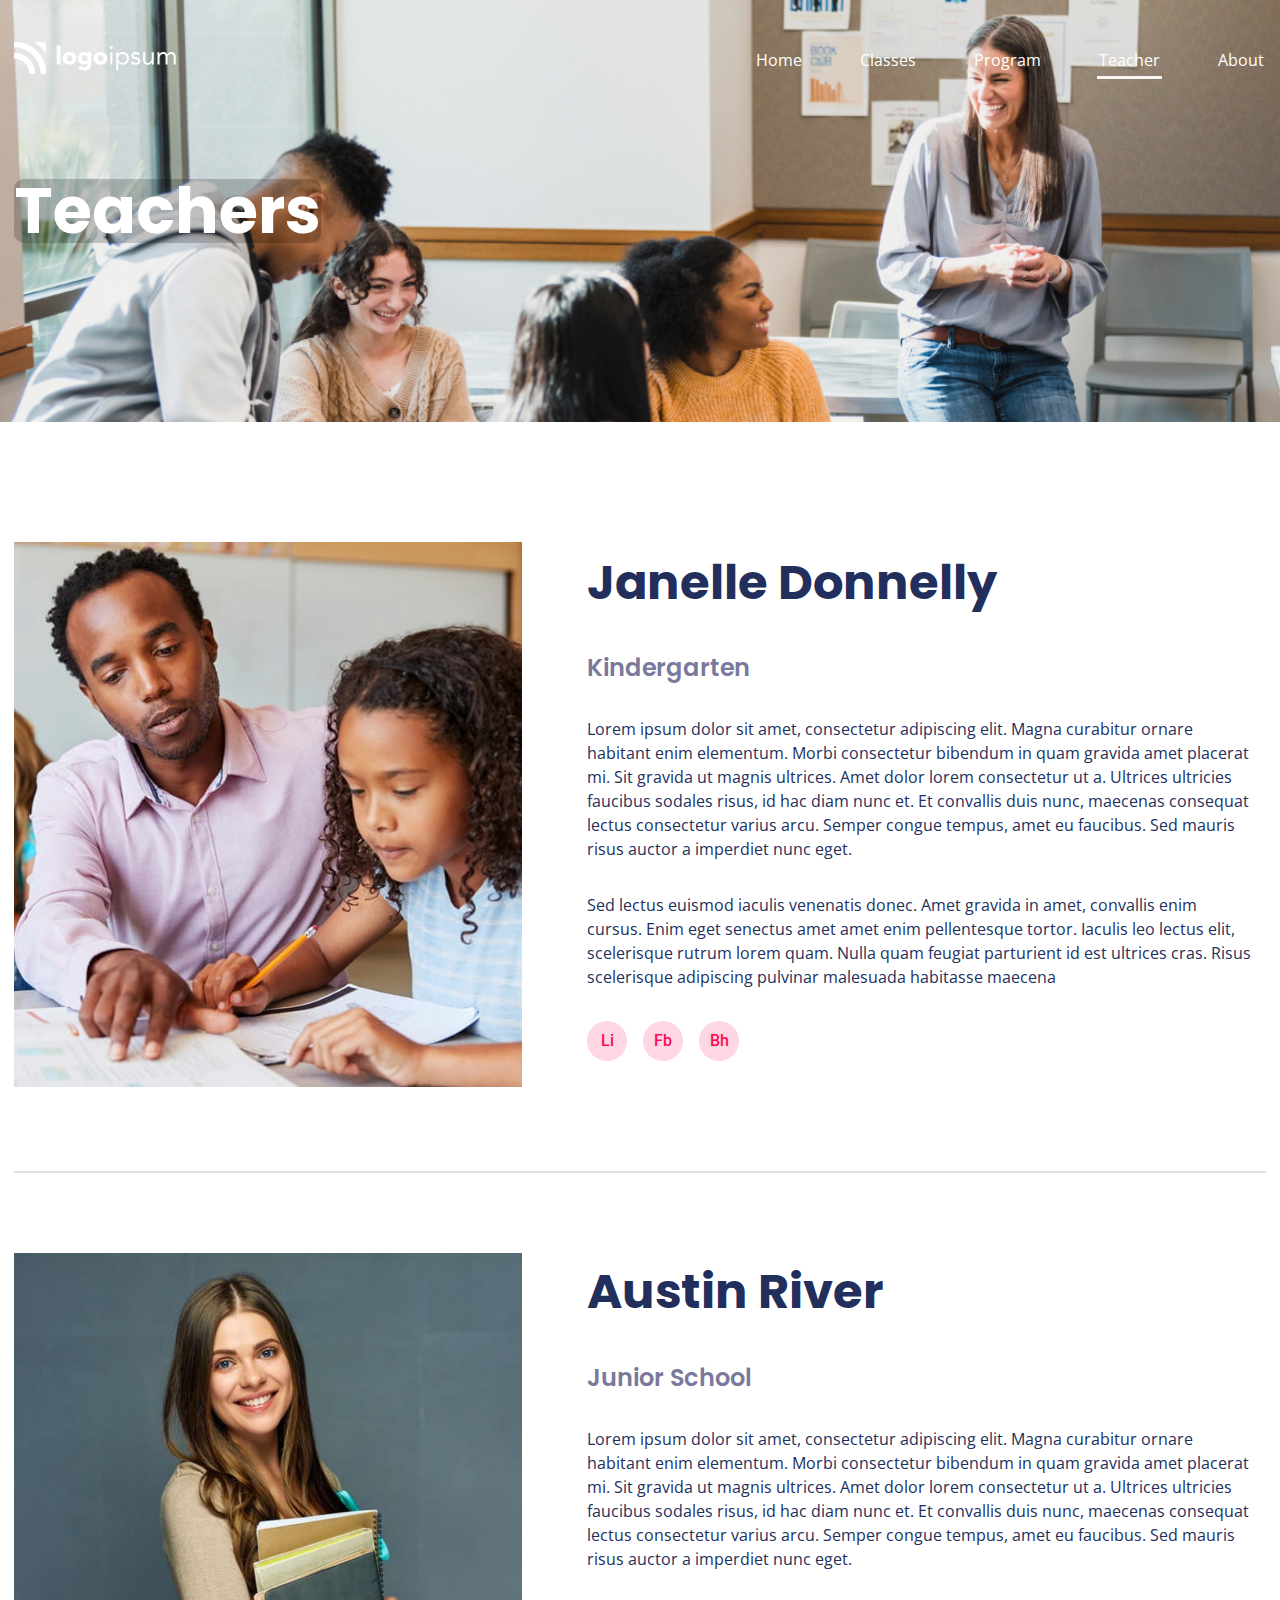
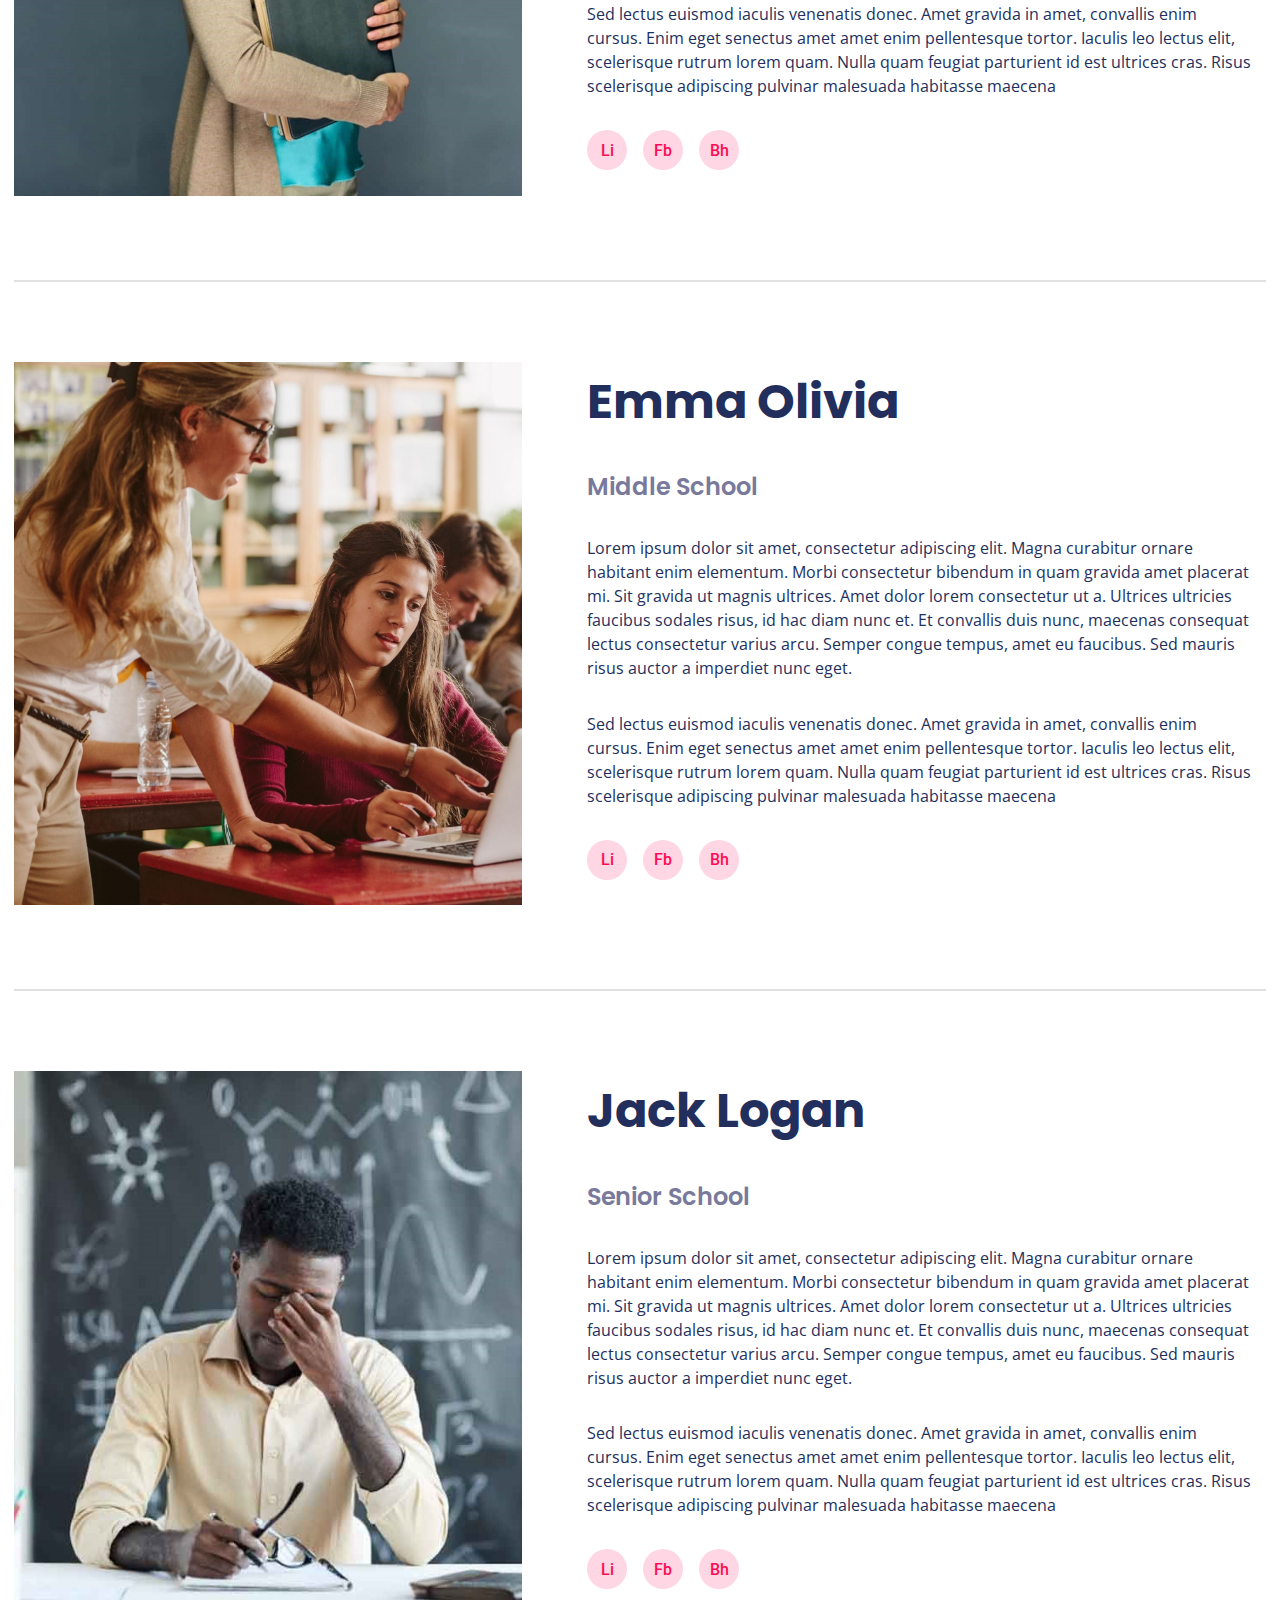
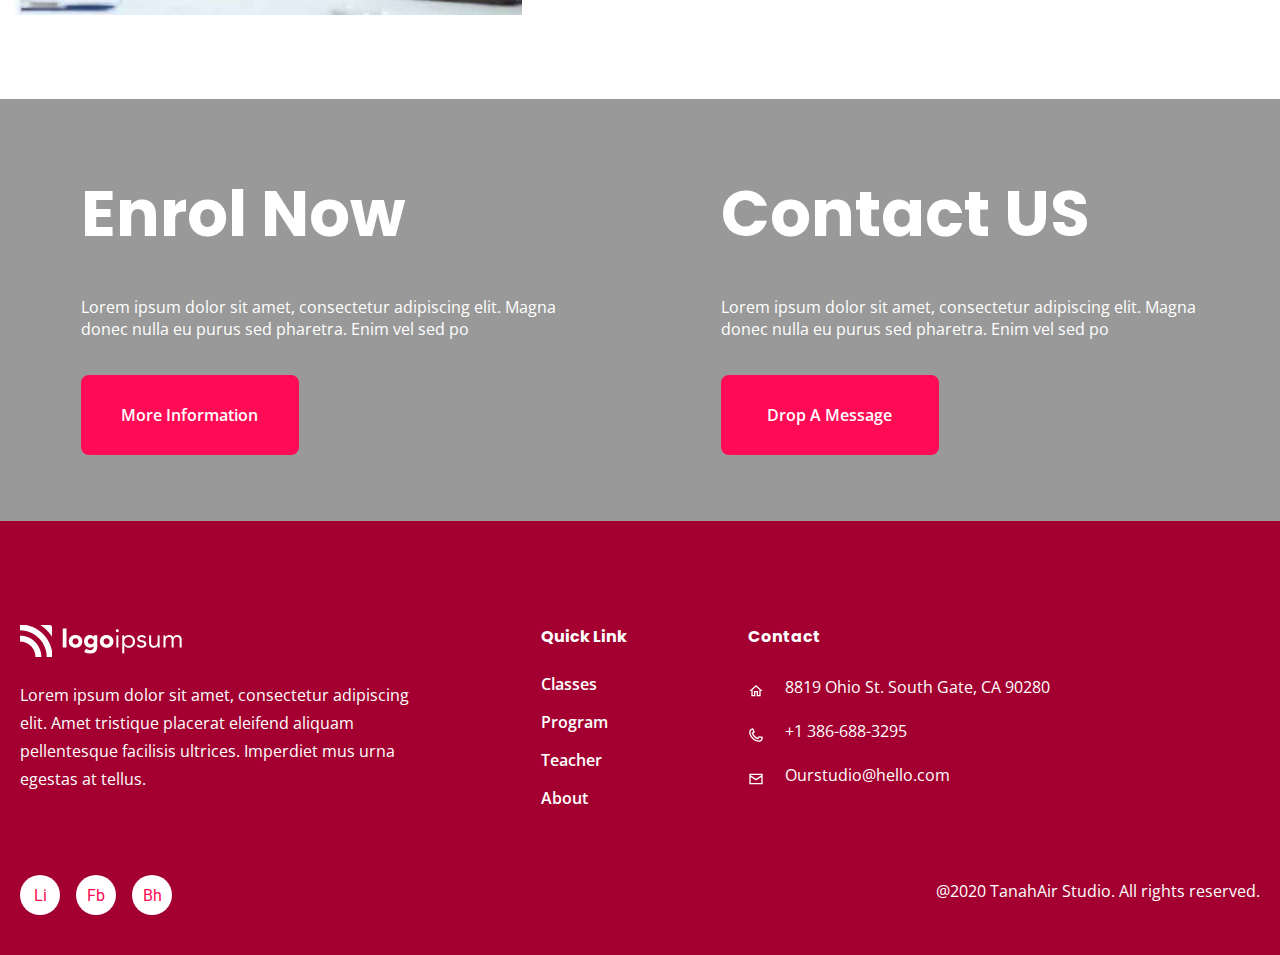
<file: teacher.html>
<!DOCTYPE html>
<html lang="en">

<head>
    <meta charset="UTF-8">
    <meta http-equiv="X-UA-Compatible" content="IE=edge">
    <meta name="viewport" content="width=device-width, initial-scale=1.0">
    <title>Teacher</title>
    <link rel="stylesheet" href="./css/helper.css">
    <link rel="stylesheet" href="./css/global.css">
    <link rel="stylesheet" href="./css/teachers.css">
    <link rel="preconnect" href="https://fonts.googleapis.com">
	<link rel="preconnect" href="https://fonts.gstatic.com" crossorigin>
	<link
		href="https://fonts.googleapis.com/css2?family=Lato:wght@300;400;700&family=Playfair+Display:wght@600;700&family=Plus+Jakarta+Sans:wght@400;500&family=Poppins:wght@700&display=swap"
		rel="stylesheet">
	<link rel="preconnect" href="https://fonts.googleapis.com">
	<link rel="preconnect" href="https://fonts.gstatic.com" crossorigin>
	<link
		href="https://fonts.googleapis.com/css2?family=Lato:wght@300;400;700&family=Open+Sans:wght@400;600&family=Playfair+Display:wght@600;700&family=Plus+Jakarta+Sans:wght@400;500&family=Poppins:wght@700&display=swap"
		rel="stylesheet">
	<link rel="preconnect" href="https://fonts.googleapis.com">
	<link rel="preconnect" href="https://fonts.gstatic.com" crossorigin>
	<link
		href="https://fonts.googleapis.com/css2?family=Lato:wght@300;400;700&family=Open+Sans:wght@400;600&family=Playfair+Display:wght@600;700&family=Plus+Jakarta+Sans:wght@400;500&family=Poppins:wght@700&family=Roboto:wght@500&display=swap"
		rel="stylesheet">
</head>

<body>
    <div class="globalwidth centerColumn">
        <div class="menu">
            <div class="line"></div>
            <div class="line"></div>
            <div class="line"></div>
            <div class="line"></div>
        </div>
        <header class="header flexcenter max1232 main">
            <div class="logo"><svg width="162" height="32" viewBox="0 0 162 32" fill="none"
                    xmlns="http://www.w3.org/2000/svg">
                    <path
                        d="M0 10.6653V16.5895C2.02441 16.5881 4.02924 16.9859 5.89976 17.7601C7.77028 18.5343 9.46978 19.6697 10.901 21.1015C12.3319 22.5327 13.4667 24.2319 14.2404 26.1019C15.0142 27.9719 15.4118 29.9762 15.4105 32H21.3305C21.3251 26.344 19.0762 20.9212 15.0773 16.9215C11.0783 12.9217 5.65593 10.6717 0 10.6653H0Z"
                        fill="white" />
                    <path
                        d="M29.6057 0H20.2239C24.97 3.00768 28.9915 7.02862 31.9998 11.7743V2.39241C31.9994 1.75775 31.747 1.14924 31.298 0.700619C30.8491 0.252003 30.2404 -1.57043e-07 29.6057 0Z"
                        fill="white" />
                    <path
                        d="M5.89472 0H0V5.33388C7.07009 5.34123 13.8485 8.15302 18.8479 13.1523C23.8473 18.1515 26.6593 24.9298 26.6669 31.9999H31.9999V26.1052C30.7941 19.6265 27.6547 13.6648 22.9949 9.00502C18.3351 4.34523 12.3734 1.20578 5.89472 0Z"
                        fill="white" />
                    <path d="M46.5101 3.52246H42.7527V22.4613H46.5101V3.52246Z" fill="white" />
                    <path
                        d="M60.3258 11.7281C59.7003 11.1594 58.9681 10.7206 58.1717 10.4371C56.461 9.83639 54.5966 9.83639 52.8859 10.4371C52.0891 10.7204 51.3566 11.1593 50.7309 11.7281C50.1173 12.2938 49.6271 12.9801 49.2909 13.7441C48.9435 14.5775 48.7646 15.4714 48.7646 16.3744C48.7646 17.2773 48.9435 18.1713 49.2909 19.0047C49.6258 19.7708 50.1161 20.459 50.7309 21.0257C51.3555 21.5949 52.0876 22.0336 52.8842 22.3158C54.5947 22.9176 56.4595 22.9176 58.1701 22.3158C58.9669 22.0336 59.6992 21.5949 60.3242 21.0257C60.9387 20.4588 61.429 19.7706 61.7641 19.0047C62.1116 18.1713 62.2904 17.2773 62.2904 16.3744C62.2904 15.4714 62.1116 14.5775 61.7641 13.7441C61.4283 12.9804 60.9387 12.2941 60.3258 11.7281ZM57.7456 18.6047C57.1372 19.1528 56.3473 19.4561 55.5284 19.4561C54.7095 19.4561 53.9196 19.1528 53.3111 18.6047C52.7997 17.9734 52.5207 17.1856 52.5207 16.3731C52.5207 15.5606 52.7997 14.7728 53.3111 14.1415C53.9196 13.5934 54.7095 13.2901 55.5284 13.2901C56.3473 13.2901 57.1372 13.5934 57.7456 14.1415C58.257 14.7728 58.5361 15.5606 58.5361 16.3731C58.5361 17.1856 58.257 17.9734 57.7456 18.6047Z"
                        fill="white" />
                    <path
                        d="M73.8155 11.8903H73.7683C73.5945 11.6464 73.3927 11.4237 73.1671 11.2268C72.8937 10.9849 72.5909 10.7784 72.266 10.612C71.4447 10.1906 70.5331 9.97586 69.61 9.98635C68.8011 9.97219 68.0012 10.1573 67.2808 10.5253C66.6095 10.8729 66.0167 11.3547 65.5393 11.9409C65.0525 12.545 64.679 13.2323 64.437 13.9695C64.1796 14.729 64.0485 15.5255 64.0488 16.3274C64.0393 17.1881 64.1836 18.0437 64.4749 18.8537C64.7388 19.5929 65.1502 20.2708 65.6841 20.8461C66.2161 21.4091 66.8616 21.8526 67.578 22.1472C68.3569 22.4646 69.1917 22.6221 70.0328 22.6103C70.6549 22.5996 71.2699 22.4766 71.8483 22.2474C72.497 22.0013 73.059 21.57 73.4643 21.0069H73.5148V22.1859C73.5289 22.5791 73.4641 22.9712 73.3243 23.339C73.1844 23.7068 72.9723 24.0428 72.7005 24.3274C72.3557 24.6325 71.9525 24.8645 71.5153 25.0092C71.0782 25.1539 70.6162 25.2085 70.1574 25.1695C69.4299 25.1776 68.7088 25.0324 68.0412 24.7434C67.3769 24.4465 66.7571 24.0588 66.1995 23.5914L64.1204 26.6945C64.9702 27.379 65.9636 27.8629 67.0265 28.1101C68.0782 28.3519 69.154 28.4737 70.2332 28.473C72.6045 28.473 74.3704 27.876 75.5308 26.6819C76.6913 25.4878 77.2717 23.7384 77.2723 21.4339V10.287H73.8197L73.8155 11.8903ZM73.5898 17.439C73.4416 17.7954 73.2243 18.1191 72.9506 18.3914C72.672 18.669 72.3453 18.8939 71.9864 19.055C71.6138 19.2204 71.2106 19.3059 70.8029 19.3059C70.3951 19.3059 69.9919 19.2204 69.6193 19.055C69.2652 18.8916 68.9428 18.667 68.6669 18.3914C68.392 18.1168 68.1739 17.7907 68.0251 17.4318C67.8763 17.0729 67.7998 16.6881 67.7998 16.2996C67.7998 15.9111 67.8763 15.5263 68.0251 15.1674C68.1739 14.8085 68.392 14.4824 68.6669 14.2078C68.9429 13.9322 69.2653 13.7073 69.6193 13.5434C69.9921 13.3785 70.3952 13.2933 70.8029 13.2933C71.2105 13.2933 71.6136 13.3785 71.9864 13.5434C72.3452 13.7051 72.6718 13.9302 72.9506 14.2078C73.364 14.6233 73.6452 15.1518 73.759 15.7267C73.8727 16.3016 73.8138 16.8974 73.5898 17.439Z"
                        fill="white" />
                    <path
                        d="M91.3883 11.7281C90.7628 11.1594 90.0306 10.7206 89.2342 10.4371C87.5235 9.83639 85.6591 9.83639 83.9484 10.4371C83.1516 10.7204 82.4191 11.1593 81.7934 11.7281C81.1798 12.2938 80.6896 12.9801 80.3534 13.7441C80.006 14.5775 79.8271 15.4714 79.8271 16.3744C79.8271 17.2773 80.006 18.1713 80.3534 19.0047C80.6883 19.7708 81.1786 20.459 81.7934 21.0257C82.4185 21.5951 83.1512 22.0338 83.9484 22.3158C85.6589 22.9176 87.5237 22.9176 89.2342 22.3158C90.031 22.0336 90.7634 21.5949 91.3883 21.0257C92.0031 20.459 92.4935 19.7708 92.8283 19.0047C93.1757 18.1713 93.3546 17.2773 93.3546 16.3744C93.3546 15.4714 93.1757 14.5775 92.8283 13.7441C92.4922 12.9801 92.002 12.2938 91.3883 11.7281ZM88.8081 18.6047C88.1997 19.1528 87.4098 19.4561 86.5909 19.4561C85.772 19.4561 84.9821 19.1528 84.3736 18.6047C83.8622 17.9734 83.5832 17.1856 83.5832 16.3731C83.5832 15.5606 83.8622 14.7728 84.3736 14.1415C84.9821 13.5934 85.772 13.2901 86.5909 13.2901C87.4098 13.2901 88.1997 13.5934 88.8081 14.1415C89.3195 14.7728 89.5986 15.5606 89.5986 16.3731C89.5986 17.1856 89.3195 17.9734 88.8081 18.6047Z"
                        fill="white" />
                    <path d="M98.3391 10.3713H96.324V22.4614H98.3391V10.3713Z" fill="white" />
                    <path
                        d="M97.332 4.1719C97.1366 4.16818 96.9426 4.20529 96.7624 4.28083C96.5821 4.35638 96.4196 4.46871 96.2853 4.61063C96.0804 4.81721 95.9412 5.07981 95.8853 5.36535C95.8295 5.65088 95.8594 5.94657 95.9712 6.21514C96.0831 6.48372 96.272 6.71316 96.5141 6.87456C96.7562 7.03596 97.0406 7.12208 97.3316 7.12208C97.6225 7.12208 97.907 7.03596 98.1491 6.87456C98.3912 6.71316 98.58 6.48372 98.6919 6.21514C98.8038 5.94657 98.8337 5.65088 98.7778 5.36535C98.722 5.07981 98.5828 4.81721 98.3779 4.61063C98.2438 4.46865 98.0815 4.35627 97.9013 4.28072C97.7212 4.20516 97.5273 4.16809 97.332 4.1719Z"
                        fill="white" />
                    <path
                        d="M113.245 11.8738C112.678 11.295 111.996 10.8415 111.244 10.5424C110.417 10.2167 109.535 10.0545 108.647 10.0649C107.811 10.0553 106.983 10.2413 106.231 10.6081C105.491 10.9764 104.835 11.4953 104.306 12.1314H104.252V10.3715H102.24V28.352H104.252V20.3184H104.304C104.732 21.0552 105.355 21.6591 106.105 22.0632C106.976 22.5507 107.961 22.7961 108.959 22.7739C109.776 22.7791 110.585 22.6163 111.336 22.2956C112.062 21.9879 112.716 21.5351 113.26 20.9651C113.813 20.3825 114.247 19.6985 114.539 18.9508C115.159 17.3195 115.159 15.5176 114.539 13.8864C114.245 13.1369 113.805 12.453 113.245 11.8738ZM112.534 18.1895C112.347 18.7159 112.053 19.1982 111.671 19.6065C111.289 20.0149 110.828 20.3405 110.316 20.5634C109.182 21.0275 107.912 21.0275 106.779 20.5634C106.265 20.3405 105.803 20.0146 105.421 19.6058C105.039 19.197 104.745 18.7141 104.557 18.187C104.162 17.0412 104.162 15.7959 104.557 14.6502C104.745 14.1231 105.039 13.6401 105.421 13.2314C105.803 12.8226 106.265 12.4966 106.779 12.2738C107.912 11.8096 109.182 11.8096 110.316 12.2738C110.829 12.4966 111.291 12.8226 111.673 13.2314C112.055 13.6401 112.349 14.1231 112.537 14.6502C112.933 15.7959 112.933 17.0412 112.537 18.187L112.534 18.1895Z"
                        fill="white" />
                    <path
                        d="M125.155 16.421C124.772 16.1347 124.346 15.9123 123.892 15.7625C123.393 15.5944 122.884 15.4604 122.368 15.3616C121.98 15.2954 121.597 15.2094 121.218 15.104C120.881 15.0123 120.552 14.8912 120.236 14.7419C119.983 14.627 119.754 14.4647 119.563 14.2635C119.399 14.0837 119.312 13.8479 119.317 13.605C119.314 13.343 119.39 13.086 119.537 12.869C119.682 12.6547 119.871 12.474 120.092 12.3393C120.329 12.1965 120.586 12.0919 120.855 12.0294C121.131 11.9613 121.413 11.9265 121.697 11.9259C122.237 11.9091 122.771 12.0482 123.234 12.3267C123.652 12.5898 124.002 12.9482 124.255 13.3726L125.934 12.2619C125.562 11.5277 124.958 10.9371 124.215 10.5819C123.467 10.2344 122.651 10.058 121.826 10.0657C121.267 10.0643 120.71 10.1426 120.173 10.2981C119.658 10.4449 119.169 10.6723 118.725 10.9718C118.301 11.2584 117.947 11.6383 117.692 12.0825C117.428 12.5555 117.294 13.0903 117.305 13.632C117.284 14.1622 117.404 14.6886 117.653 15.157C117.881 15.5488 118.199 15.8808 118.58 16.1254C119.001 16.3909 119.457 16.5953 119.936 16.7326C120.453 16.8875 120.995 17.0254 121.563 17.1461C121.891 17.2151 122.21 17.2926 122.519 17.3785C122.809 17.4564 123.088 17.5737 123.346 17.7271C123.574 17.8622 123.772 18.0425 123.927 18.2568C124.082 18.4942 124.159 18.7743 124.147 19.0576C124.156 19.3554 124.075 19.6489 123.915 19.8997C123.754 20.1375 123.542 20.3361 123.295 20.4808C123.027 20.6405 122.734 20.7543 122.429 20.8176C122.119 20.8857 121.803 20.9204 121.486 20.9212C120.858 20.9455 120.236 20.7932 119.691 20.4816C119.189 20.1623 118.747 19.7569 118.386 19.2842L116.786 20.5246C117.281 21.2938 117.985 21.9069 118.814 22.293C119.664 22.6304 120.573 22.7931 121.488 22.7713C122.083 22.7718 122.677 22.7026 123.256 22.565C123.807 22.4376 124.332 22.2147 124.806 21.9065C125.259 21.6057 125.635 21.2016 125.901 20.7275C126.19 20.1895 126.333 19.5849 126.315 18.9743C126.332 18.4493 126.226 17.9278 126.005 17.4509C125.805 17.0466 125.514 16.6942 125.155 16.421Z"
                        fill="white" />
                    <path
                        d="M139.673 19.594V10.3713H137.658V16.2661C137.664 16.9016 137.59 17.5353 137.438 18.1524C137.309 18.6813 137.08 19.1808 136.764 19.6244C136.464 20.0367 136.064 20.3657 135.601 20.5801C135.069 20.8164 134.491 20.9315 133.909 20.917C133.516 20.9488 133.12 20.8856 132.756 20.7328C132.392 20.58 132.07 20.3419 131.817 20.0387C131.333 19.3344 131.096 18.4895 131.143 17.6362V10.3713H129.128V17.8374C129.122 18.5142 129.213 19.1883 129.399 19.8391C129.561 20.416 129.849 20.95 130.241 21.4029C130.634 21.8456 131.124 22.1915 131.673 22.4134C132.327 22.6686 133.025 22.7917 133.727 22.7755C134.199 22.7793 134.669 22.7138 135.122 22.581C135.531 22.4619 135.922 22.2883 136.284 22.0648C136.614 21.8618 136.914 21.6141 137.175 21.3288C137.41 21.0749 137.607 20.7874 137.757 20.4757H137.808C137.808 20.821 137.817 21.1578 137.834 21.4862C137.852 21.8147 137.86 22.142 137.86 22.4681H139.772C139.772 22.0712 139.755 21.6319 139.72 21.1502C139.685 20.6686 139.669 20.1498 139.673 19.594Z"
                        fill="white" />
                    <path
                        d="M161.451 13.0198C161.317 12.4348 161.052 11.8878 160.676 11.4198C160.296 10.967 159.807 10.619 159.255 10.4093C158.56 10.1583 157.824 10.0401 157.085 10.0606C156.283 10.0256 155.489 10.2375 154.811 10.6678C154.183 11.1185 153.655 11.6949 153.262 12.3604C153.159 12.1532 153.025 11.9163 152.861 11.6497C152.678 11.3617 152.447 11.1081 152.176 10.9002C151.844 10.6479 151.475 10.449 151.082 10.3107C150.553 10.1331 149.998 10.0498 149.44 10.0648C148.968 10.0609 148.499 10.1265 148.046 10.2594C147.637 10.3785 147.246 10.5521 146.883 10.7756C146.554 10.9788 146.254 11.2265 145.992 11.5116C145.757 11.7654 145.561 12.0529 145.411 12.3646H145.359C145.359 12.0194 145.35 11.6842 145.333 11.3541C145.317 11.024 145.307 10.6998 145.307 10.3722H143.396C143.396 10.7691 143.413 11.2084 143.447 11.6901C143.481 12.1718 143.498 12.6885 143.498 13.2404V22.4623H145.515V16.5726C145.509 15.9368 145.583 15.3028 145.735 14.6855C145.864 14.1563 146.092 13.6567 146.409 13.2135C146.708 12.801 147.108 12.472 147.571 12.2577C148.103 12.0212 148.681 11.9062 149.264 11.9208C149.608 11.8914 149.955 11.9538 150.268 12.1017C150.581 12.2496 150.849 12.4777 151.045 12.7629C151.478 13.649 151.666 14.6347 151.589 15.6177V22.464H153.599V15.4863C153.594 14.9891 153.677 14.4948 153.845 14.0269C153.995 13.6122 154.224 13.2306 154.519 12.9036C154.798 12.5974 155.136 12.3513 155.514 12.1802C155.895 12.0075 156.309 11.9193 156.728 11.9217C157.226 11.9036 157.721 12.0007 158.175 12.2055C158.532 12.3783 158.843 12.6359 159.078 12.9558C159.305 13.2725 159.464 13.6329 159.544 14.0143C159.63 14.4133 159.673 14.8204 159.673 15.2286V22.4623H161.684V15.125C161.691 14.4165 161.613 13.7096 161.451 13.0198Z"
                        fill="white" />
                </svg></div>
            <nav class="navheader close">
                <a href="./index.html">Home</a>
                <a href="./classes.html">Classes</a>
                <a href="./program.html">Program</a>
                <a href="./teacher.html" class="active">Teacher</a>
                <a href="./about.html">About</a>
            </nav>
        </header>
    </div>
    <!--Cont headerBg -->
    <div class="w100 center">
        <div class="top_menu center globalLimitWidth">
            <div class="top_menuCont center max1232 main">
                <h2>Teachers</h2>
            </div>
        </div>
    </div>
    <!-- finished contHeadBG -->
    
    <div class="w100 centerColumn">
        <div class="aboutTeacherBlock max1232 main centerColumn">
            <div class="aboutTeacher w100 center">
                <div class="blockImg"><img src="./img/teachers/teacherM1.jpeg" alt=""></div>
                <div class="blockAbout centerColumn">
                    <h3>Janelle Donnelly</h3>
                    <h4>Kindergarten</h4>
                    <p>Lorem ipsum dolor sit amet, consectetur adipiscing elit. Magna curabitur ornare habitant enim
                        elementum. Morbi consectetur bibendum in quam gravida amet placerat mi. Sit gravida ut magnis
                        ultrices. Amet dolor lorem consectetur ut a. Ultrices ultricies faucibus sodales risus, id hac
                        diam nunc et. Et convallis duis nunc, maecenas consequat lectus consectetur varius arcu. Semper
                        congue tempus, amet eu faucibus. Sed mauris risus auctor a imperdiet nunc eget.</p>
                    <p>Sed lectus euismod iaculis venenatis donec. Amet gravida in amet, convallis enim cursus. Enim
                        eget senectus amet amet enim pellentesque tortor. Iaculis leo lectus elit, scelerisque rutrum
                        lorem quam. Nulla quam feugiat parturient id est ultrices cras. Risus scelerisque adipiscing
                        pulvinar malesuada habitasse maecena</p>
                    <div class="linkSocialMedia center">
                        <div class="linkRingSocial"><a href="#">Li</a></div>
                        <div class="linkRingSocial"><a href="#">Fb</a></div>
                        <div class="linkRingSocial"><a href="#">Bh</a></div>
                    </div>
                </div>
            </div>
            <div class="lineAbT w100"></div>
            <div class="aboutTeacher w100 center">
                <div class="blockImg"><img src="./img/teachers/teacherW1.jpg" alt=""></div>
                <div class="blockAbout centerColumn">
                    <h3>Austin River</h3>
                    <h4>Junior School</h4>
                    <p>Lorem ipsum dolor sit amet, consectetur adipiscing elit. Magna curabitur ornare habitant enim
                        elementum. Morbi consectetur bibendum in quam gravida amet placerat mi. Sit gravida ut magnis
                        ultrices. Amet dolor lorem consectetur ut a. Ultrices ultricies faucibus sodales risus, id hac
                        diam nunc et. Et convallis duis nunc, maecenas consequat lectus consectetur varius arcu. Semper
                        congue tempus, amet eu faucibus. Sed mauris risus auctor a imperdiet nunc eget.</p>
                    <p>Sed lectus euismod iaculis venenatis donec. Amet gravida in amet, convallis enim cursus. Enim
                        eget senectus amet amet enim pellentesque tortor. Iaculis leo lectus elit, scelerisque rutrum
                        lorem quam. Nulla quam feugiat parturient id est ultrices cras. Risus scelerisque adipiscing
                        pulvinar malesuada habitasse maecena</p>
                    <div class="linkSocialMedia center">
                        <div class="linkRingSocial"><a href="#">Li</a></div>
                        <div class="linkRingSocial"><a href="#">Fb</a></div>
                        <div class="linkRingSocial"><a href="#">Bh</a></div>
                    </div>
                </div>
            </div>
            <div class="lineAbT w100"></div>
            <div class="aboutTeacher w100 center">
                <div class="blockImg"><img src="./img/teachers/teacherW2'.jpg" alt=""></div>
                <div class="blockAbout centerColumn">
                    <h3>Emma Olivia</h3>
                    <h4>Middle School</h4>
                    <p>Lorem ipsum dolor sit amet, consectetur adipiscing elit. Magna curabitur ornare habitant enim
                        elementum. Morbi consectetur bibendum in quam gravida amet placerat mi. Sit gravida ut magnis
                        ultrices. Amet dolor lorem consectetur ut a. Ultrices ultricies faucibus sodales risus, id hac
                        diam nunc et. Et convallis duis nunc, maecenas consequat lectus consectetur varius arcu. Semper
                        congue tempus, amet eu faucibus. Sed mauris risus auctor a imperdiet nunc eget.</p>
                    <p>Sed lectus euismod iaculis venenatis donec. Amet gravida in amet, convallis enim cursus. Enim
                        eget senectus amet amet enim pellentesque tortor. Iaculis leo lectus elit, scelerisque rutrum
                        lorem quam. Nulla quam feugiat parturient id est ultrices cras. Risus scelerisque adipiscing
                        pulvinar malesuada habitasse maecena</p>
                    <div class="linkSocialMedia center">
                        <div class="linkRingSocial"><a href="#">Li</a></div>
                        <div class="linkRingSocial"><a href="#">Fb</a></div>
                        <div class="linkRingSocial"><a href="#">Bh</a></div>
                    </div>
                </div>
            </div>
            <div class="lineAbT w100"></div>
            <div class="aboutTeacher w100 center">
                <div class="blockImg"><img src="./img/teachers/teacherMan.jpg" alt=""></div>
                <div class="blockAbout centerColumn">
                    <h3>Jack Logan</h3>
                    <h4>Senior School</h4>
                    <p>Lorem ipsum dolor sit amet, consectetur adipiscing elit. Magna curabitur ornare habitant enim
                        elementum. Morbi consectetur bibendum in quam gravida amet placerat mi. Sit gravida ut magnis
                        ultrices. Amet dolor lorem consectetur ut a. Ultrices ultricies faucibus sodales risus, id hac
                        diam nunc et. Et convallis duis nunc, maecenas consequat lectus consectetur varius arcu. Semper
                        congue tempus, amet eu faucibus. Sed mauris risus auctor a imperdiet nunc eget.</p>
                    <p>Sed lectus euismod iaculis venenatis donec. Amet gravida in amet, convallis enim cursus. Enim
                        eget senectus amet amet enim pellentesque tortor. Iaculis leo lectus elit, scelerisque rutrum
                        lorem quam. Nulla quam feugiat parturient id est ultrices cras. Risus scelerisque adipiscing
                        pulvinar malesuada habitasse maecena</p>
                    <div class="linkSocialMedia center">
                        <div class="linkRingSocial"><a href="#">Li</a></div>
                        <div class="linkRingSocial"><a href="#">Fb</a></div>
                        <div class="linkRingSocial"><a href="#">Bh</a></div>
                    </div>
                </div>
            </div>
        </div>
    </div>
    <!-- Form by Clark -->
    <div class="w100 centerColumn">
        <div class="beforefooterblock globalLimitWidth center">
            <div class="FormBf centerColumn">
                <h2>Enrol Now</h2>
                <p>Lorem ipsum dolor sit amet, consectetur adipiscing elit. Magna donec nulla eu purus sed pharetra.
                    Enim vel sed po</p>
                <button class="redButtonHug">More Information</button>

            </div>
            <div class="FormBf centerColumn">
                <h2>Contact US</h2>
                <p>Lorem ipsum dolor sit amet, consectetur adipiscing elit. Magna donec nulla eu purus sed pharetra.
                    Enim vel sed po</p>
                <button class="redButtonHug">Drop A Message</button>
            </div>
        </div>
        <footer class="globalLimitWidth">
            <div class="contfoot">
                <div class="max1232">
                    <div class="topfoot">
                        <div class="columnfooter ">
                            <img class="footmargin" src="./img/global/Logo.png" alt="">
                            <p class="footertext">Lorem ipsum dolor sit amet, consectetur adipiscing elit. Amet
                                tristique
                                placerat eleifend aliquam
                                pellentesque facilisis ultrices. Imperdiet mus urna egestas at tellus. </p>
                        </div>
                        <div class="columnfooter ql">
                            <h3 class="linkcontact footmargin">Quick Link </h3>
                            <nav class="footlist">
                                <a href="./classes.html">Classes</a>
                                <a href="./program.html">Program</a>
                                <a href="./teacher.html">Teacher</a>
                                <a href="./about.html">About</a>
                                <nav />

                        </div>
                        <div class="contact columnfooter">
                            <h3 class="linkcontact footmargin">Contact</h3>
                            <div class="contactdiv">
                                <div class="contInfo">
                                    <svg width="16" height="16" viewBox="0 0 16 16" fill="none"
                                        xmlns="http://www.w3.org/2000/svg">
                                        <path fill-rule="evenodd" clip-rule="evenodd"
                                            d="M7.99992 3.79333L11.3333 6.79333V12H9.99992V8H5.99992V12H4.66658V6.79333L7.99992 3.79333ZM7.99992 2L1.33325 8H3.33325V13.3333H7.33325V9.33333H8.66659V13.3333H12.6666V8H14.6666L7.99992 2Z"
                                            fill="white" />
                                    </svg>
                                    <p class="footertext">8819 Ohio St. South Gate, CA 90280</p>
                                </div>
                                <div class="contInfo">
                                    <svg width="16" height="16" viewBox="0 0 16 16" fill="none"
                                        xmlns="http://www.w3.org/2000/svg">
                                        <path fill-rule="evenodd" clip-rule="evenodd"
                                            d="M10.5959 14.826C8.58389 14.826 6.21656 13.758 4.22856 11.7713C1.05656 8.59867 0.228557 4.45734 2.34322 2.34267C2.96789 1.71867 3.72789 1.33867 4.60456 1.21201L5.11122 1.13867L6.97589 5.48667L5.11122 6.41867C5.54322 7.23734 6.19789 8.08334 7.05722 8.94267C7.87656 9.76201 8.72189 10.412 9.57056 10.8733L10.4466 9.15801L14.7686 9.77534L14.7939 10.3267C14.8572 11.6993 14.4639 12.8507 13.6566 13.6573C12.8672 14.4467 11.7946 14.826 10.5959 14.826ZM4.30722 2.64801C3.92389 2.77667 3.58122 2.99067 3.28589 3.28667C1.75256 4.81934 2.61656 8.27334 5.17122 10.8287C7.72722 13.384 11.1806 14.246 12.7139 12.714C13.2246 12.2033 13.4086 11.53 13.4539 10.934L11.2092 10.6133L10.7786 11.476C10.6159 11.8013 10.3352 12.0407 9.98789 12.1493C9.64056 12.2593 9.25522 12.22 8.93256 12.0447C7.97256 11.5227 7.02389 10.796 6.11389 9.886C5.16056 8.93267 4.42789 7.98 3.93522 7.054C3.76389 6.73067 3.73122 6.36134 3.84189 6.01334C3.95256 5.66734 4.19189 5.388 4.51656 5.22534L5.25389 4.85667L4.30722 2.64801Z"
                                            fill="white" />
                                    </svg>
                                    <p class="footertext">+1 386-688-3295 </p>
                                </div>
                                <div class="contInfo">
                                    <svg width="16" height="16" viewBox="0 0 16 16" fill="none"
                                        xmlns="http://www.w3.org/2000/svg">
                                        <path fill-rule="evenodd" clip-rule="evenodd"
                                            d="M1.33325 2.66675V13.3334H14.6666V2.66675H1.33325ZM13.3333 4.00008V4.31008L7.99992 7.86542L2.66659 4.31008V4.00008H13.3333ZM2.66659 12.0001V5.91275L7.99992 9.46875L13.3333 5.91275V12.0001H2.66659Z"
                                            fill="white" />
                                    </svg>
                                    <p class="footertext"> Ourstudio@hello.com</p>
                                </div>
                            </div>
                        </div>
                    </div>

                    <div class="bottomfoot width1232">
                        <div class="logobottom">
                            <p class="borderlogo">Li</p>
                            <p class="borderlogo">Fb</p>
                            <p class="borderlogo">Bh</p>
                        </div>
                        <p class="allRightsReserved footertext"> @2020 TanahAir Studio. All rights reserved.</p>
                    </div>
                </div>
            </div>
        </footer>
    </div>
    <script src="script.js"></script>
</body>

</html>
</file>
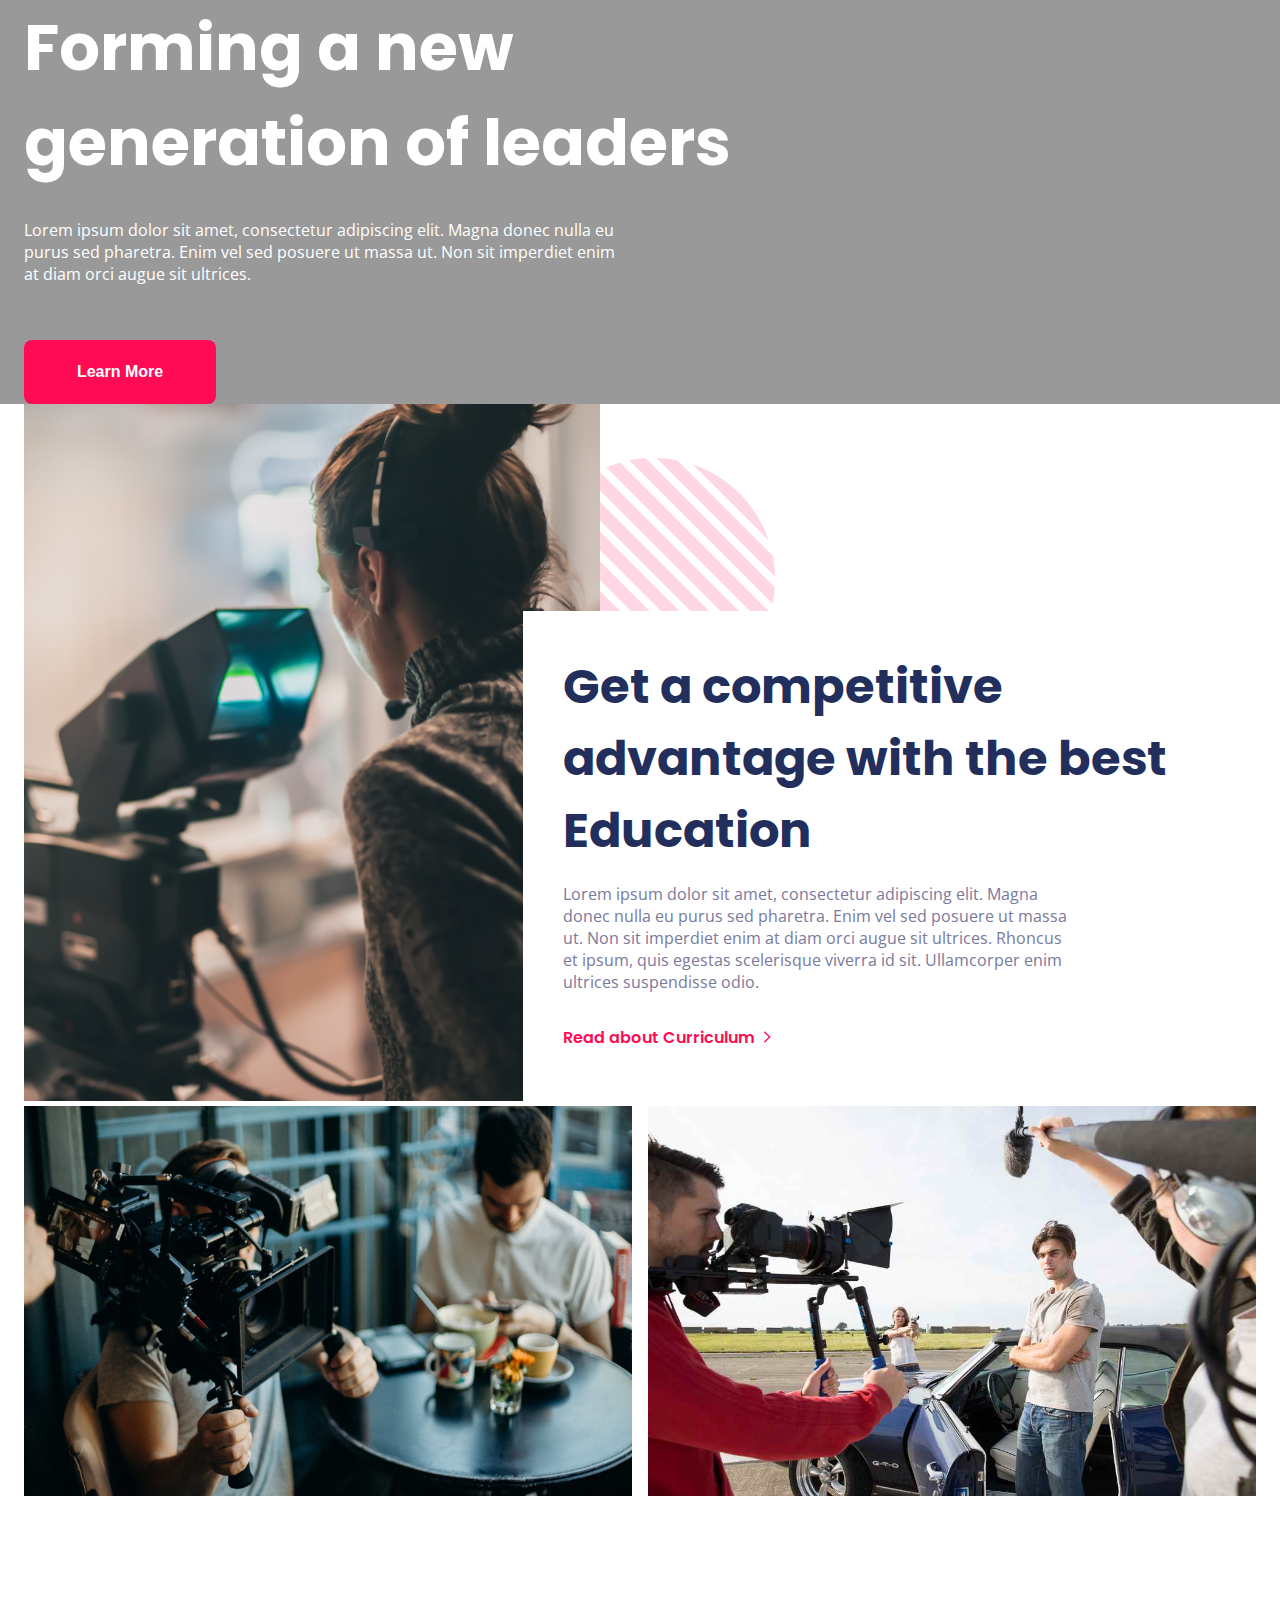
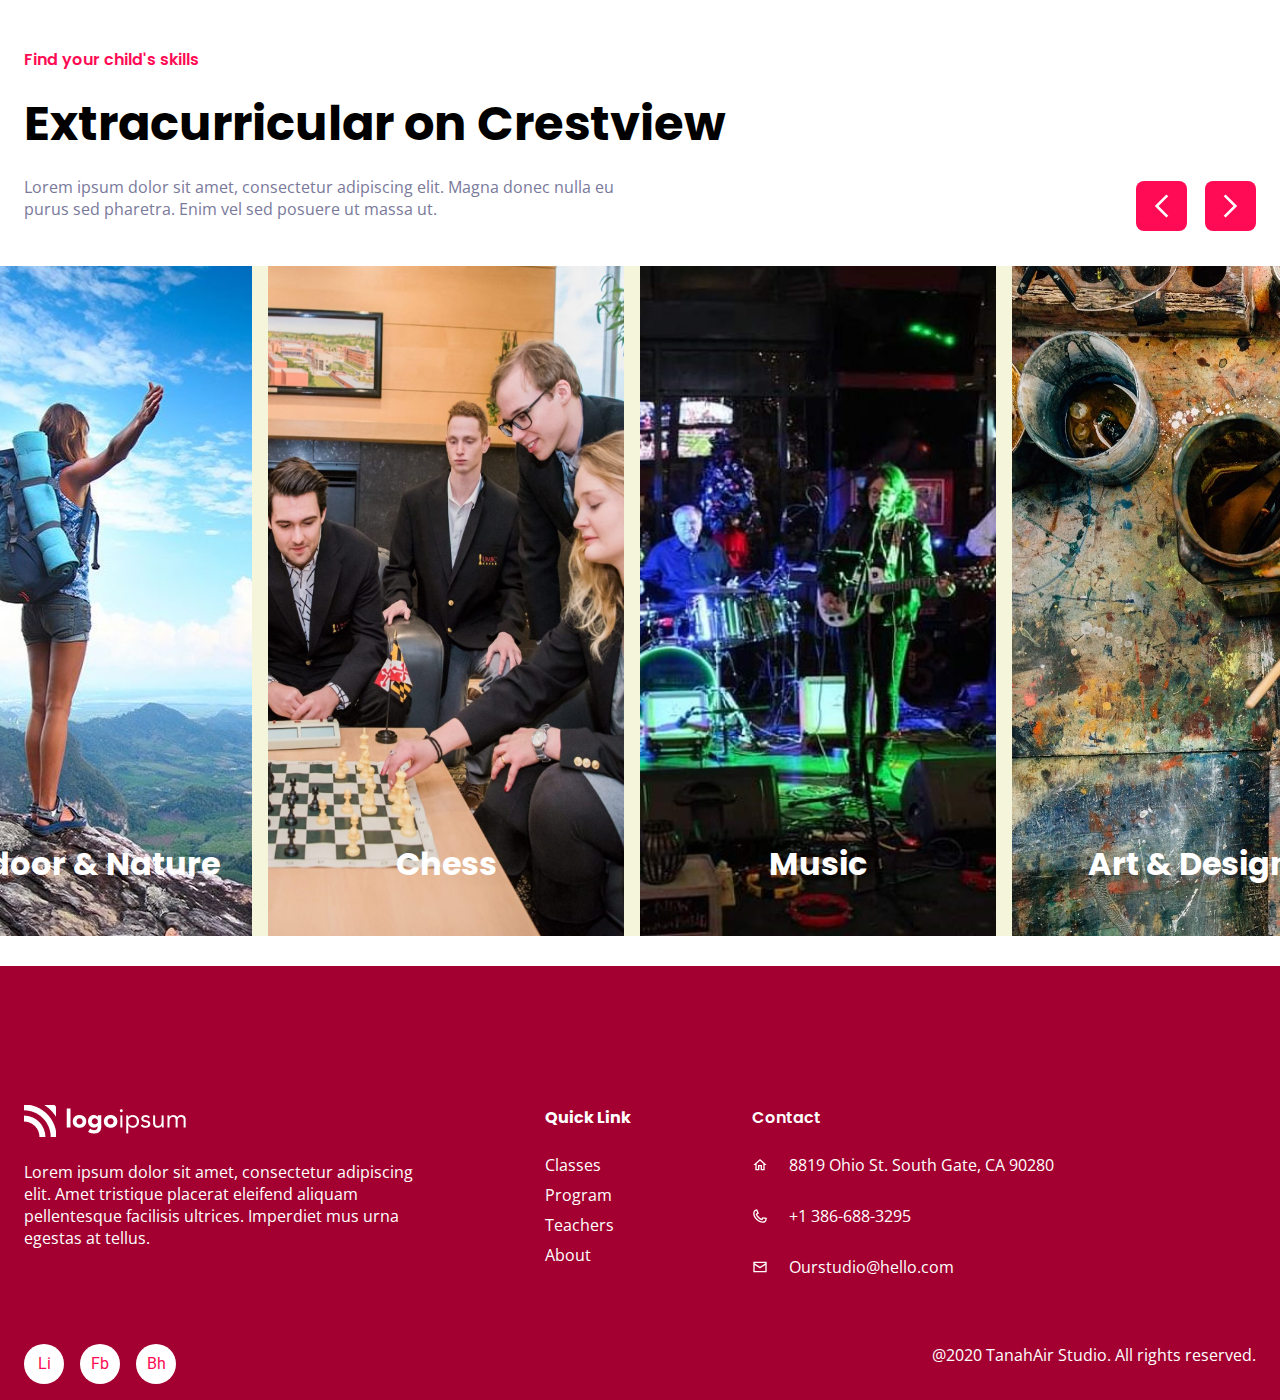
<file: Lola_Educ/Home.html>
<!DOCTYPE html>
<html lang="en">

<head>
	<meta charset="UTF-8">
	<meta http-equiv="X-UA-Compatible" content="IE=edge">
	<meta name="viewport" content="width=device-width, initial-scale=1.0">
	<link rel="stylesheet" href="style.css">
	<link rel="stylesheet" href="helper.css">
	<link rel="preconnect" href="https://fonts.googleapis.com">
	<link rel="preconnect" href="https://fonts.gstatic.com" crossorigin>
	<link
		href="https://fonts.googleapis.com/css2?family=Lato:wght@300;400;700&family=Playfair+Display:wght@600;700&family=Plus+Jakarta+Sans:wght@400;500&family=Poppins:wght@700&display=swap"
		rel="stylesheet">
	<link rel="preconnect" href="https://fonts.googleapis.com">
	<link rel="preconnect" href="https://fonts.gstatic.com" crossorigin>
	<link
		href="https://fonts.googleapis.com/css2?family=Lato:wght@300;400;700&family=Open+Sans:wght@400;600&family=Playfair+Display:wght@600;700&family=Plus+Jakarta+Sans:wght@400;500&family=Poppins:wght@700&display=swap"
		rel="stylesheet">
		<link rel="preconnect" href="https://fonts.googleapis.com">
<link rel="preconnect" href="https://fonts.gstatic.com" crossorigin>
<link href="https://fonts.googleapis.com/css2?family=Lato:wght@300;400;700&family=Open+Sans:wght@400;600&family=Playfair+Display:wght@600;700&family=Plus+Jakarta+Sans:wght@400;500&family=Poppins:wght@700&family=Roboto:wght@500&display=swap" rel="stylesheet">
	<title>Document</title>
</head>

<body>
	<div class="afterheader globalLimitWidth">
		<div class="width1232 conthead">
			<h1 class="titlehead">Forming a new generation of leaders</h1>
			<p class="introhead">Lorem ipsum dolor sit amet, consectetur adipiscing elit. Magna donec nulla eu purus sed
				pharetra. Enim vel sed posuere ut massa ut. Non sit imperdiet enim at diam orci augue sit ultrices. </p>
			<button class="headbtn">Learn More</button>
		</div>
	</div>

	<div class="cont2L globalLimitWidth">
		<div class="contadv width1232">
			<img class="ornam" src="./img/Ornamen.png" alt="">
			<img class="pic1" src="./img/original.jpg" alt="">
			<div class="containeradv">
				<h2 class="advtext">Get a competitive <br> advantage with the best Education</h2>
				<p class="pText">Lorem ipsum dolor sit amet, consectetur adipiscing elit. Magna donec nulla eu purus sed
					pharetra. Enim vel sed posuere ut massa ut. Non sit imperdiet enim at diam orci augue sit ultrices.
					Rhoncus et ipsum, quis egestas scelerisque viverra id sit. Ullamcorper enim ultrices suspendisse odio.
				</p>
				<div class="advbot">
					<p class="redtext">Read about Curriculum</p>
					<svg class="arrow" width="8" height="12" viewBox="0 0 8 12" fill="none"
						xmlns="http://www.w3.org/2000/svg">
						<path
							d="M0.862061 1.13798L5.72406 5.99998L0.862061 10.862L1.80473 11.8046L7.60939 5.99998L1.80473 0.195312L0.862061 1.13798Z"
							fill="#FF0A54" />
					</svg>

				</div>
			</div>
		</div>
		<div class="filmpics width1232">
			<img class="widthpic" src="./img/career-in-film-making.jpeg" alt="">
			<img class="widthpic" src="./img/filmmaking-on-a-budget.jpg" alt="">
		</div>
		<div class="extracont width1232">
			<div class="extraleft">
				<p class="redtext">Find your child's skills</p>
				<h2>Extracurricular on Crestview</h2>
				<p class="extratext"> Lorem ipsum dolor sit amet, consectetur adipiscing elit. Magna donec nulla eu purus
					sed pharetra. Enim vel sed posuere ut massa ut.</p>
			</div>
			<div class="extraright">
				<div class="svgcont">
				<svg class="svgarrow" width="15" height="24" viewBox="0 0 15 24" fill="none" xmlns="http://www.w3.org/2000/svg">
					<path class="path" d="M14.2759 2.276L4.55188 12L14.2759 21.724L12.3905 23.6093L0.781213 12L12.3905 0.390667L14.2759 2.276Z" fill="white"/>
					</svg>
				</div>
					<div class="svgcont">
					<svg class="svgarrow" width="15" height="24" viewBox="0 0 15 24" fill="none" xmlns="http://www.w3.org/2000/svg">
						<path class="path" d="M0.724121 2.276L10.4481 12L0.724121 21.724L2.60945 23.6093L14.2188 12L2.60945 0.390667L0.724121 2.276Z" fill="white"/>
						</svg>
					</div>
						
			</div>
		</div>
		<div class="wrapper__carousel">
			<div class="carousel">
				<div class="gallerycell"><img class="gallerypic" src="./img/outdoor.jpg" alt="">
					<h3 class="gallerytext">Outdoor & Nature</h3>
				</div>
				<div class="gallerycell"><img class="gallerypic" src="./img/chess.jpg" alt="">
					<h3 class="gallerytext">Chess</h3>
				</div>
				<div class="gallerycell"><img class="gallerypic" src="./img/music.jpeg" alt="">
					<h3 class="gallerytext">Music</h3>
				</div>
				<div class="gallerycell"><img class="gallerypic" src="./img/art.jpg" alt="">
					<h3 class="gallerytext">Art & Design</h3>
				</div>
			</div>
		</div>
	</div>
	<footer>
		<div class="contfoot globalLimitWidth">
			<div class="width1232">
				<div class="topfoot">
					<div class="logoipsum displayfooter ">
						<img src="./img/Logo.png" alt="">
						<p>Lorem ipsum dolor sit amet, consectetur adipiscing elit. Amet tristique placerat eleifend aliquam
							pellentesque facilisis ultrices. Imperdiet mus urna egestas at tellus. </p>
					</div>
					<div class="displayfooter">
						<h3 >Quick Link </h3>
						<p>Classes</p>
						<p>Program</p>
						<p>Teachers</p>
						<p>About</p>

					</div>
					<div class="contact displayfooter">
						<h3>Contact</h3> 
									<div class="contactdiv">			<div class="contInfo">
							<svg width="16" height="16" viewBox="0 0 16 16" fill="none" xmlns="http://www.w3.org/2000/svg">
								<path fill-rule="evenodd" clip-rule="evenodd"
									d="M7.99992 3.79333L11.3333 6.79333V12H9.99992V8H5.99992V12H4.66658V6.79333L7.99992 3.79333ZM7.99992 2L1.33325 8H3.33325V13.3333H7.33325V9.33333H8.66659V13.3333H12.6666V8H14.6666L7.99992 2Z"
									fill="white" />
							</svg>
							<p>8819 Ohio St. South Gate, CA 90280</p>
						</div>
						<div class="contInfo">
							<svg width="16" height="16" viewBox="0 0 16 16" fill="none" xmlns="http://www.w3.org/2000/svg">
								<path fill-rule="evenodd" clip-rule="evenodd"
									d="M10.5959 14.826C8.58389 14.826 6.21656 13.758 4.22856 11.7713C1.05656 8.59867 0.228557 4.45734 2.34322 2.34267C2.96789 1.71867 3.72789 1.33867 4.60456 1.21201L5.11122 1.13867L6.97589 5.48667L5.11122 6.41867C5.54322 7.23734 6.19789 8.08334 7.05722 8.94267C7.87656 9.76201 8.72189 10.412 9.57056 10.8733L10.4466 9.15801L14.7686 9.77534L14.7939 10.3267C14.8572 11.6993 14.4639 12.8507 13.6566 13.6573C12.8672 14.4467 11.7946 14.826 10.5959 14.826ZM4.30722 2.64801C3.92389 2.77667 3.58122 2.99067 3.28589 3.28667C1.75256 4.81934 2.61656 8.27334 5.17122 10.8287C7.72722 13.384 11.1806 14.246 12.7139 12.714C13.2246 12.2033 13.4086 11.53 13.4539 10.934L11.2092 10.6133L10.7786 11.476C10.6159 11.8013 10.3352 12.0407 9.98789 12.1493C9.64056 12.2593 9.25522 12.22 8.93256 12.0447C7.97256 11.5227 7.02389 10.796 6.11389 9.886C5.16056 8.93267 4.42789 7.98 3.93522 7.054C3.76389 6.73067 3.73122 6.36134 3.84189 6.01334C3.95256 5.66734 4.19189 5.388 4.51656 5.22534L5.25389 4.85667L4.30722 2.64801Z"
									fill="white" />
							</svg>
							<p>+1 386-688-3295 </p>
						</div>
						<div class="contInfo">
							<svg width="16" height="16" viewBox="0 0 16 16" fill="none" xmlns="http://www.w3.org/2000/svg">
								<path fill-rule="evenodd" clip-rule="evenodd"
									d="M1.33325 2.66675V13.3334H14.6666V2.66675H1.33325ZM13.3333 4.00008V4.31008L7.99992 7.86542L2.66659 4.31008V4.00008H13.3333ZM2.66659 12.0001V5.91275L7.99992 9.46875L13.3333 5.91275V12.0001H2.66659Z"
									fill="white" />
							</svg>
							<p> Ourstudio@hello.com</p>
						</div>
					</div>
				</div>
				</div>

				<div class="bottomfoot width1232">
					<div class="logobottom">
						<p class="borderlogo">Li</p>
						<p class="borderlogo">Fb</p>
						<p class="borderlogo">Bh</p>
					</div>
					<p class="allRightsReserved"> @2020 TanahAir Studio. All rights reserved.</p>
				</div>
			</div>
		</div>
	</footer>
</body>

</html>
</file>
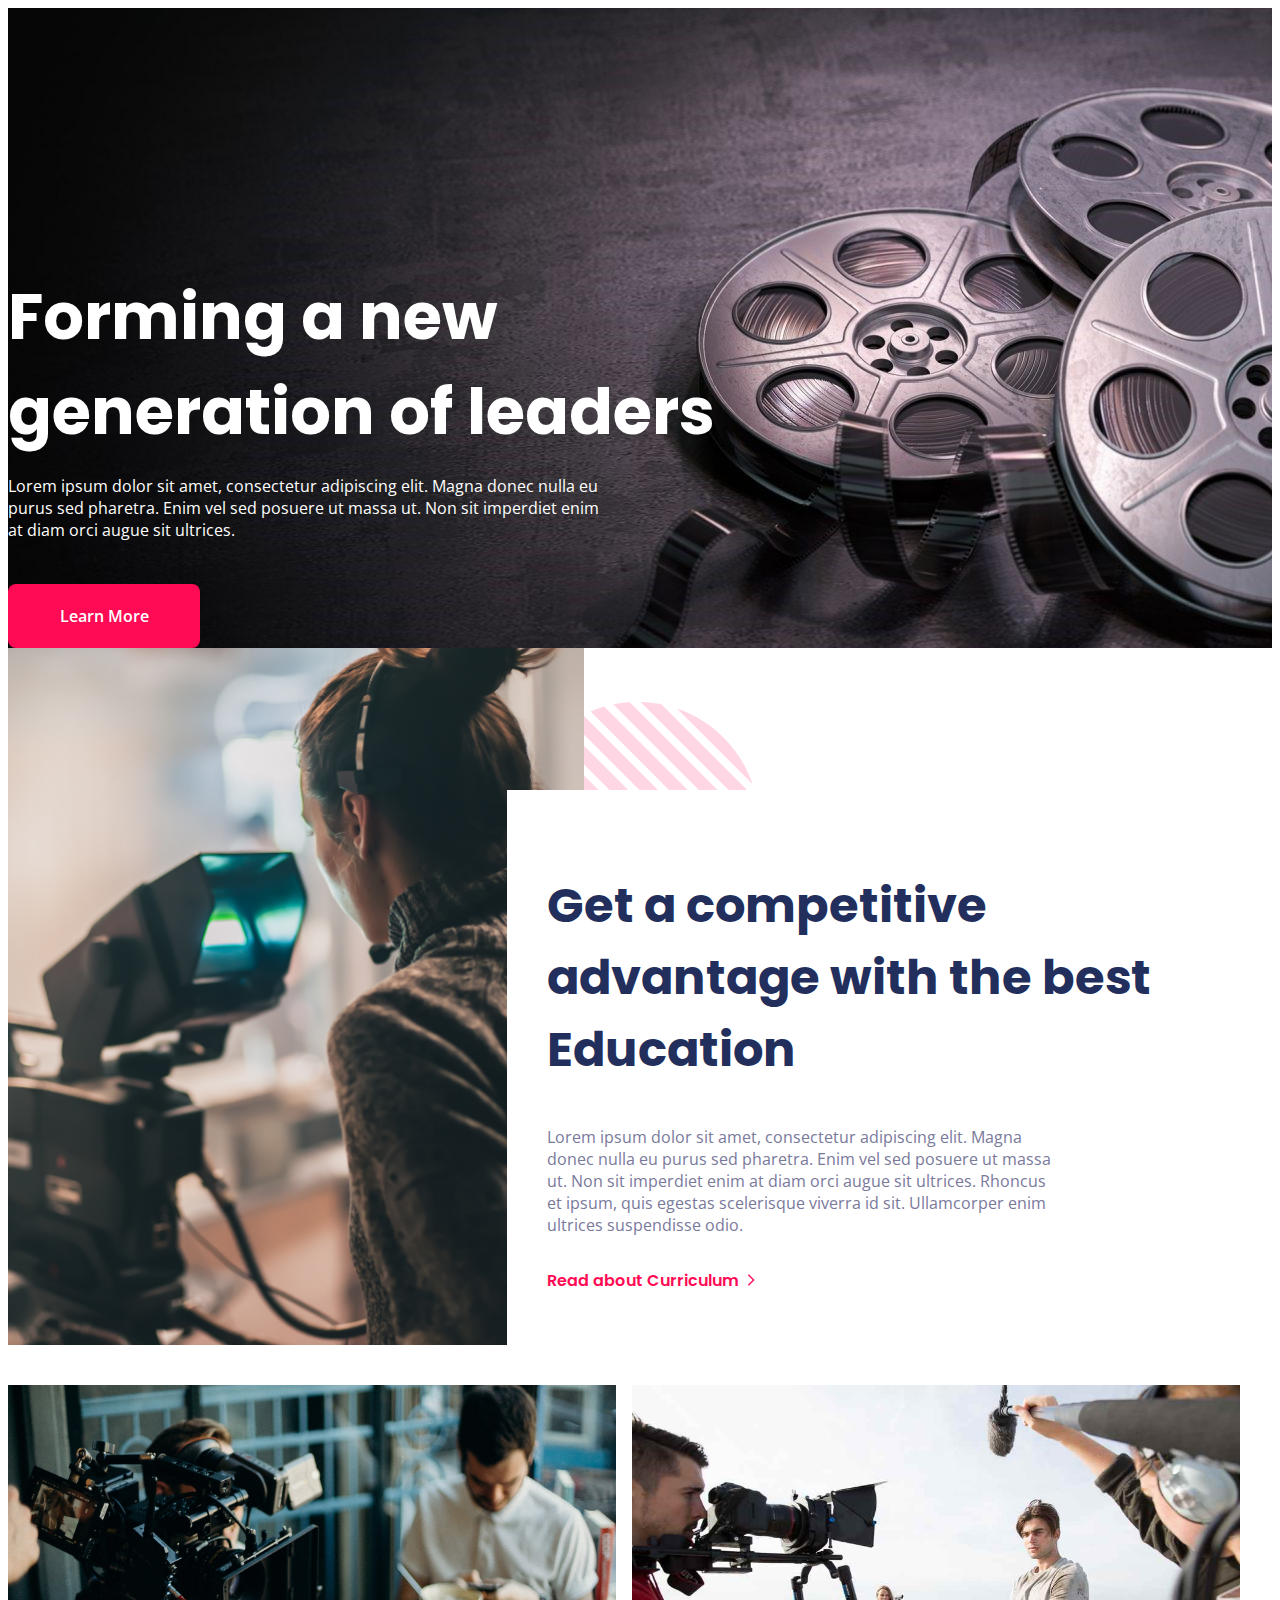
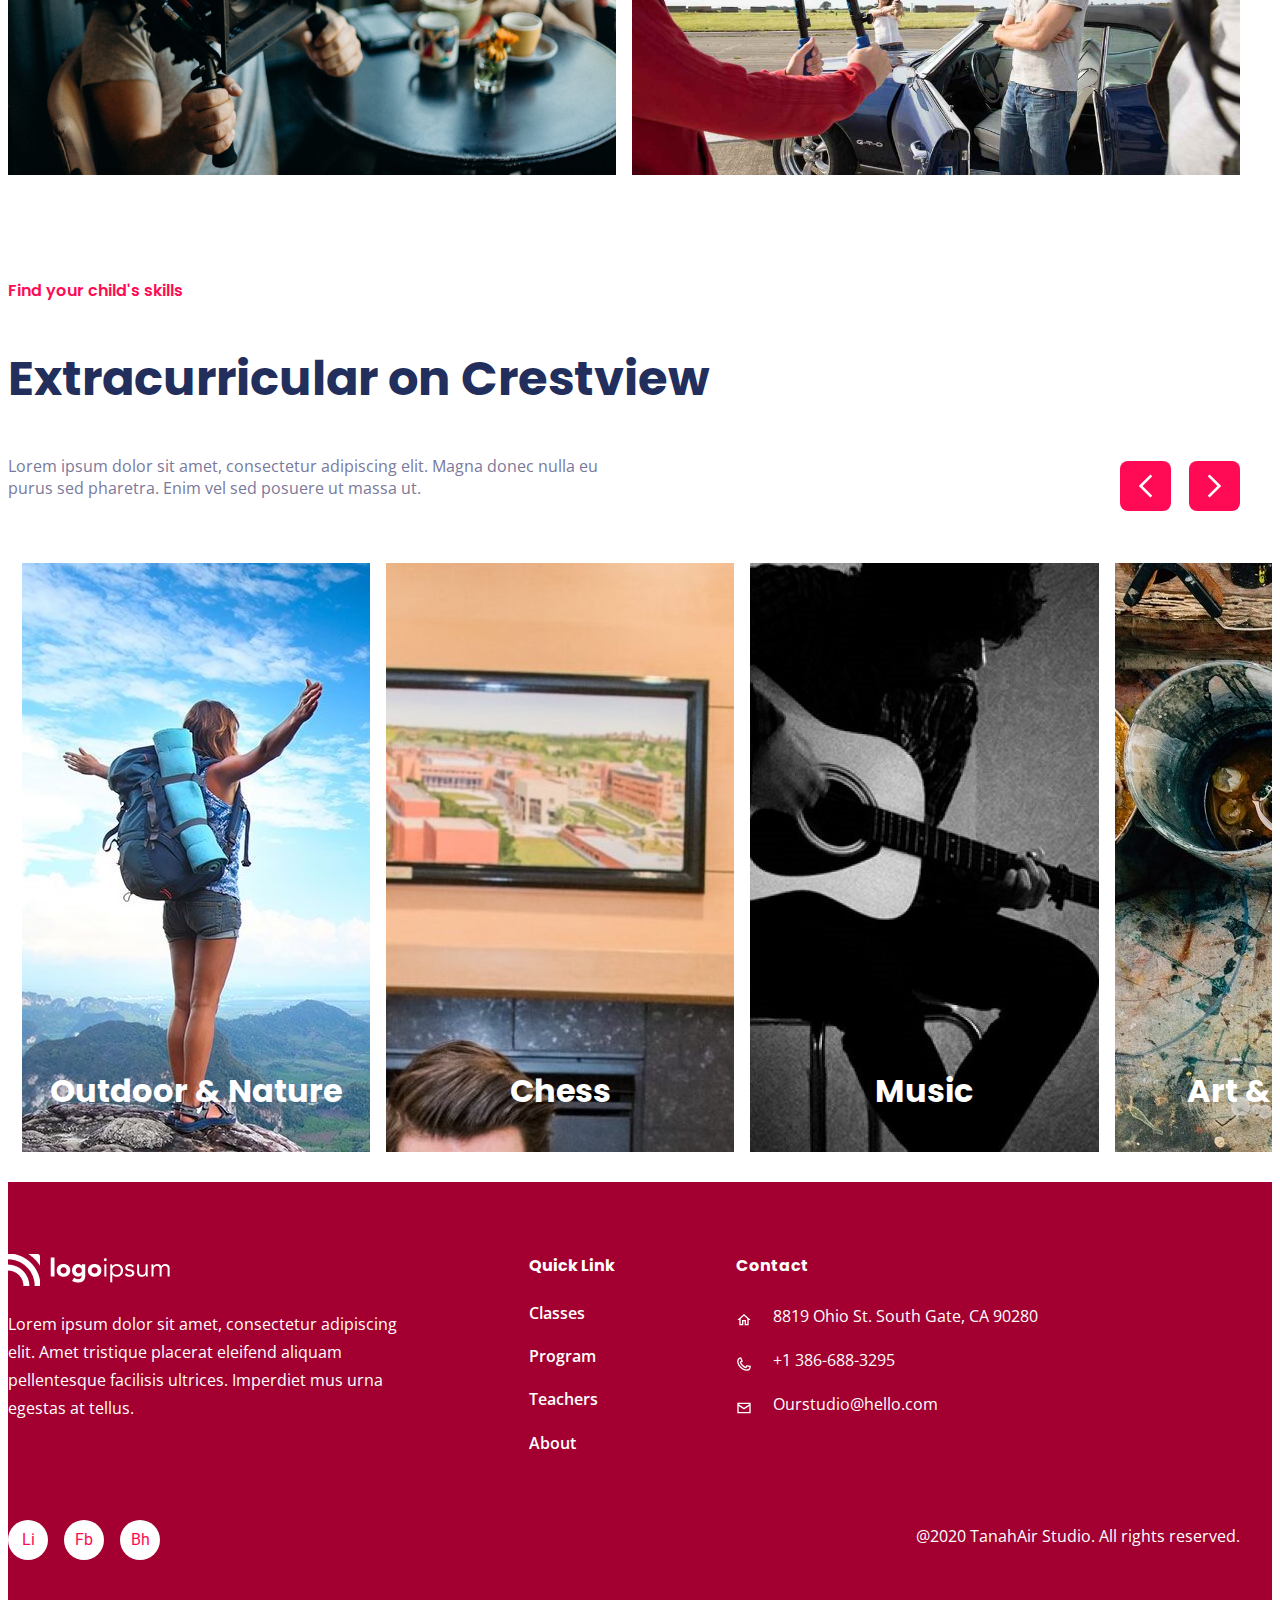
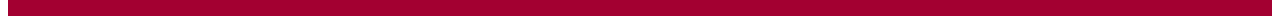
<file: css/Lola_Educ/Home.html>
<!DOCTYPE html>
<html lang="en">

<head>
	<meta charset="UTF-8">
	<meta http-equiv="X-UA-Compatible" content="IE=edge">
	<meta name="viewport" content="width=device-width, initial-scale=1.0">
	<link rel="stylesheet" href="style.css">
	<link rel="stylesheet" href="helper.css">
	<link rel="preconnect" href="https://fonts.googleapis.com">
	<link rel="preconnect" href="https://fonts.gstatic.com" crossorigin>
	<link
		href="https://fonts.googleapis.com/css2?family=Lato:wght@300;400;700&family=Playfair+Display:wght@600;700&family=Plus+Jakarta+Sans:wght@400;500&family=Poppins:wght@700&display=swap"
		rel="stylesheet">
	<link rel="preconnect" href="https://fonts.googleapis.com">
	<link rel="preconnect" href="https://fonts.gstatic.com" crossorigin>
	<link
		href="https://fonts.googleapis.com/css2?family=Lato:wght@300;400;700&family=Open+Sans:wght@400;600&family=Playfair+Display:wght@600;700&family=Plus+Jakarta+Sans:wght@400;500&family=Poppins:wght@700&display=swap"
		rel="stylesheet">
	<link rel="preconnect" href="https://fonts.googleapis.com">
	<link rel="preconnect" href="https://fonts.gstatic.com" crossorigin>
	<link
		href="https://fonts.googleapis.com/css2?family=Lato:wght@300;400;700&family=Open+Sans:wght@400;600&family=Playfair+Display:wght@600;700&family=Plus+Jakarta+Sans:wght@400;500&family=Poppins:wght@700&family=Roboto:wght@500&display=swap"
		rel="stylesheet">
	<title>Document</title>
</head>

<body>
	<div class="globalLimitWidth">
		<div class="afterheader ">
			<div class="max1232 conthead ">
				<h1 class="titlehead maintitle">Forming a new generation of leaders</h1>
				<p class="introhead ">Lorem ipsum dolor sit amet, consectetur adipiscing elit. Magna donec nulla eu purus
					sed
					pharetra. Enim vel sed posuere ut massa ut. Non sit imperdiet enim at diam orci augue sit ultrices. </p>
				<button class="redbtn">Learn More</button>
			</div>
		</div>

		<div class="cont2L ">
			<div class="contadv max1232">
				<img class="ornam" src="./img/Ornamen.png" alt="">
				<img class="pic1" src="./img/original.jpg" alt="">
				<div class="containeradv">
					<h2 class="chaptertext">Get a competitive <br> advantage with the best Education</h2>
					<p class="pText greytext">Lorem ipsum dolor sit amet, consectetur adipiscing elit. Magna donec nulla eu
						purus sed
						pharetra. Enim vel sed posuere ut massa ut. Non sit imperdiet enim at diam orci augue sit ultrices.
						Rhoncus et ipsum, quis egestas scelerisque viverra id sit. Ullamcorper enim ultrices suspendisse odio.
					</p>
					<div class="advbot">
						<p class="redtext">Read about Curriculum</p>
						<svg class="arrow" width="8" height="12" viewBox="0 0 8 12" fill="none"
							xmlns="http://www.w3.org/2000/svg">
							<path
								d="M0.862061 1.13798L5.72406 5.99998L0.862061 10.862L1.80473 11.8046L7.60939 5.99998L1.80473 0.195312L0.862061 1.13798Z"
								fill="#FF0A54" />
						</svg>

					</div>
				</div>
			</div>
			<div class="filmpics max1232">
				<img class="widthpic" src="./img/career-in-film-making.jpeg" alt="">
				<img class="widthpic" src="./img/filmmaking-on-a-budget.jpg" alt="">
			</div>
			<div class="extracont max1232">
				<div class="extraleft">
					<p class="redtext">Find your child's skills</p>
					<h2 class="chaptertext">Extracurricular on Crestview</h2>
					<p class="extratext greytext"> Lorem ipsum dolor sit amet, consectetur adipiscing elit. Magna donec nulla
						eu purus
						sed pharetra. Enim vel sed posuere ut massa ut.</p>
				</div>
				<div class="extraright">
					<div class="svgcont">
						<svg class="svgarrow" width="15" height="24" viewBox="0 0 15 24" fill="none"
							xmlns="http://www.w3.org/2000/svg">
							<path class="path"
								d="M14.2759 2.276L4.55188 12L14.2759 21.724L12.3905 23.6093L0.781213 12L12.3905 0.390667L14.2759 2.276Z"
								fill="white" />
						</svg>
					</div>
					<div class="svgcont">
						<svg class="svgarrow" width="15" height="24" viewBox="0 0 15 24" fill="none"
							xmlns="http://www.w3.org/2000/svg">
							<path class="path"
								d="M0.724121 2.276L10.4481 12L0.724121 21.724L2.60945 23.6093L14.2188 12L2.60945 0.390667L0.724121 2.276Z"
								fill="white" />
						</svg>
					</div>

				</div>
			</div>
			<div class="wrapper__carousel">
				<div class="carousel">
					<div class="gallerycell"><img class="gallerypic" src="./img/outdoor.jpg" alt="">
						<h3 class="gallerytext">Outdoor & Nature</h3>
					</div>
					<div class="gallerycell"><img class="gallerypic" src="./img/chess.jpg" alt="">
						<h3 class="gallerytext">Chess</h3>
					</div>
					<div class="gallerycell"><img class="gallerypic" src="./img/music.jpg" alt="">
						<h3 class="gallerytext">Music</h3>
					</div>
					<div class="gallerycell"><img class="gallerypic" src="./img/art.jpg" alt="">
						<h3 class="gallerytext">Art & Design</h3>
					</div>
					<div class="gallerycell"><img class="gallerypic" src="./img/HypeNationVolleyball-scaled.jpg" alt="">
						<h3 class="gallerytext">Sport</h3>
					</div>
				</div>
			</div>
		</div>




		<footer>
			<div class="contfoot ">
				<div class="max1232">
					<div class="topfoot">
						<div class="columnfooter ">
							<img class="footmargin" src="./img/Logo.png" alt="">
							<p class="footertext">Lorem ipsum dolor sit amet, consectetur adipiscing elit. Amet tristique
								placerat eleifend aliquam
								pellentesque facilisis ultrices. Imperdiet mus urna egestas at tellus. </p>
						</div>
						<div class="columnfooter ql">
							<h3 class="linkcontact footmargin">Quick Link </h3>
							<div class="footlist">
								<p>Classes</p>
								<p>Program</p>
								<p>Teachers</p>
								<p>About</p>
							</div>

						</div>
						<div class="contact columnfooter">
							<h3 class="linkcontact footmargin">Contact</h3>
							<div class="contactdiv">
								<div class="contInfo">
									<svg width="16" height="16" viewBox="0 0 16 16" fill="none"
										xmlns="http://www.w3.org/2000/svg">
										<path fill-rule="evenodd" clip-rule="evenodd"
											d="M7.99992 3.79333L11.3333 6.79333V12H9.99992V8H5.99992V12H4.66658V6.79333L7.99992 3.79333ZM7.99992 2L1.33325 8H3.33325V13.3333H7.33325V9.33333H8.66659V13.3333H12.6666V8H14.6666L7.99992 2Z"
											fill="white" />
									</svg>
									<p class="footertext">8819 Ohio St. South Gate, CA 90280</p>
								</div>
								<div class="contInfo">
									<svg width="16" height="16" viewBox="0 0 16 16" fill="none"
										xmlns="http://www.w3.org/2000/svg">
										<path fill-rule="evenodd" clip-rule="evenodd"
											d="M10.5959 14.826C8.58389 14.826 6.21656 13.758 4.22856 11.7713C1.05656 8.59867 0.228557 4.45734 2.34322 2.34267C2.96789 1.71867 3.72789 1.33867 4.60456 1.21201L5.11122 1.13867L6.97589 5.48667L5.11122 6.41867C5.54322 7.23734 6.19789 8.08334 7.05722 8.94267C7.87656 9.76201 8.72189 10.412 9.57056 10.8733L10.4466 9.15801L14.7686 9.77534L14.7939 10.3267C14.8572 11.6993 14.4639 12.8507 13.6566 13.6573C12.8672 14.4467 11.7946 14.826 10.5959 14.826ZM4.30722 2.64801C3.92389 2.77667 3.58122 2.99067 3.28589 3.28667C1.75256 4.81934 2.61656 8.27334 5.17122 10.8287C7.72722 13.384 11.1806 14.246 12.7139 12.714C13.2246 12.2033 13.4086 11.53 13.4539 10.934L11.2092 10.6133L10.7786 11.476C10.6159 11.8013 10.3352 12.0407 9.98789 12.1493C9.64056 12.2593 9.25522 12.22 8.93256 12.0447C7.97256 11.5227 7.02389 10.796 6.11389 9.886C5.16056 8.93267 4.42789 7.98 3.93522 7.054C3.76389 6.73067 3.73122 6.36134 3.84189 6.01334C3.95256 5.66734 4.19189 5.388 4.51656 5.22534L5.25389 4.85667L4.30722 2.64801Z"
											fill="white" />
									</svg>
									<p class="footertext">+1 386-688-3295 </p>
								</div>
								<div class="contInfo">
									<svg width="16" height="16" viewBox="0 0 16 16" fill="none"
										xmlns="http://www.w3.org/2000/svg">
										<path fill-rule="evenodd" clip-rule="evenodd"
											d="M1.33325 2.66675V13.3334H14.6666V2.66675H1.33325ZM13.3333 4.00008V4.31008L7.99992 7.86542L2.66659 4.31008V4.00008H13.3333ZM2.66659 12.0001V5.91275L7.99992 9.46875L13.3333 5.91275V12.0001H2.66659Z"
											fill="white" />
									</svg>
									<p class="footertext"> Ourstudio@hello.com</p>
								</div>
							</div>
						</div>
					</div>

					<div class="bottomfoot width1232">
						<div class="logobottom">
							<p class="borderlogo">Li</p>
							<p class="borderlogo">Fb</p>
							<p class="borderlogo">Bh</p>
						</div>
						<p class="allRightsReserved footertext"> @2020 TanahAir Studio. All rights reserved.</p>
					</div>
				</div>
			</div>
		</footer>
	</div>
</body>

</html>
</file>
<file: css/about.css>
.top_menu {
    background-image: url(../img/about/topMenuBG.jpg);
}

.insideContBlock {
    justify-content: space-between;
}

.imgBlock {
    width: calc(50% - 10px);
    padding-right: 10px;
    justify-content: flex-start;
}

.imgBlockReverse {
    width: calc(50% - 10px);
    padding-left: 10px;
    justify-content: flex-end;
}

.imgBlockReverse img {
    width: 98%;
    max-width: 608px;

}

.paddingAbout {
    padding: 160px 0;
}
.paddingCont{
    padding: 160px 10px; 
}

.textBlock {
    width: 50%;
    max-width: 598px;
    height: calc(100vw * 0.48);
    max-height: 598px;
    justify-content: space-evenly;

}

.textBlock p {
    font-family: 'Open Sans';
    font-weight: 400;
    font-size: 16px;
    line-height: 28px;
    color: #79799B;
}

.imgBlock img {
    width: 98%;
    max-width: 608px;
}

.textBlock h2 {
    font-family: 'Poppins';
    font-weight: 700;
    font-size: 68px;
    line-height: 78px;
    color: #222F5D;
}


.textBlockP {
    gap: 20px;
}

.textBlockP p {
    font-family: 'Open Sans';
    font-weight: 400;
    font-size: 16px;
    line-height: 28px;
    color: #79799B;

}


.reachGlobalCont {
    background-image: url(../img/about/wallpaperflare.com_wallpaper.jpg);
    background-size: 100% 100%;
    height: calc(100vw * 0.29);
    max-height: 424px;
}

.reachScool {
    /* background-color: aqua; */
    width: 25%;
    height: 176px;
    justify-content: space-between;
    padding: 20px 0;
}

.reachScool img {
    width: 56px;
}

.reachScool h3 {
    font-family: 'Poppins';
    font-weight: 700;
    font-size: 48px;
    line-height: 64px;
    font-feature-settings: 'pnum'on, 'lnum'on;
    color: #FFFFFF
}

.reachScool p {
    font-family: 'Poppins';
    font-weight: 600;
    font-size: 24px;
    line-height: 32px;
    color: #FFFFFF;
}

.contBtnH3 h3 {
    font-family: 'Poppins';
    font-weight: 700;
    font-size: 48px;
    line-height: 64px;
    font-feature-settings: 'pnum'on, 'lnum'on;
    color: #FFFFFF;
}

.contBtnH3 {
    background-image: url(../img/about/wallpaperflare.com_wallpaper.jpg);
    background-size: 100% 100%;
    height: calc(100vw * 0.35);
    max-height: 504px;
    min-height: 200px;
    justify-content: space-evenly;
}



/*? About Video Block */
.aboutVideoBlock {
    padding: 160px 0;
}

.abtTextCont {
    justify-content: space-between;
    flex-wrap: wrap;
}

.rightText,
.leftText {
    width: 50%;
    align-items: flex-start;
    height: 100%;
    justify-content: space-between;
}

.rightText {
    width: calc(50% - 10px);
    padding-right: 10px;
}

.rightText h3,
.leftText h3 {
    font-family: 'Poppins';
    font-weight: 700;
    font-size: 48px;
    font-feature-settings: 'pnum'on, 'lnum'on;
    color: #222F5D;
    margin: 40px 0;

}

.rightText p,
.leftText p {
    font-family: 'Open Sans';
    font-weight: 400;
    font-size: 16px;
    line-height: 28px;
    max-width: 556px;
    color: #79799B;
}

.historyAbout {
    font-family: 'Poppins';
    font-weight: 700;
    font-size: 64px;
    line-height: 88px;
    color: #222F5D;
}

@media (max-width: 1440px) {
    .aboutVideoBlock {
        padding: 10vw 0;
    }

    .paddingAbout {
        padding: 10vw 0;
    }

    .rightText h3,
    .leftText h3 {

        margin: 2.5vw 0;


    }
    .paddingCont{
        padding: 10vw 10px; 
    }
}





@media (max-width: 1050px) {
    .insideContBlock {
        justify-content: space-between;
        margin-bottom: 10px;
    }
    .reachScool img {
        width: 50px;
    }
    
    .reachScool h3 {
        font-size: 40px;
        line-height: 56px;
    }
    
    .reachScool p {
        font-size: 22px;
        line-height: 30px;
       
    }


    .textBlockP {
        gap: 10px;
    }
    .textBlock {
        gap: 10px;
    }

    .textBlock h2 {
        font-size: 48px;
        line-height: 58px;
    }

    .textBlockP p {
        font-size: 16px;
        line-height: 20px;

    }

    .textBlock {
        width: 50%;
        max-width: 598px;
        height: auto;
        max-height: none;
        justify-content: space-around;

    }
}




@media (max-width: 750px) {
    .top_menu{
        background-image: url(../img/classes/classesBGMob.jpg);
    }
    .insideContBlock {
        justify-content: center;
        flex-wrap: wrap;
        gap: 16px;
    }

    .imgBlock {
        width: 100%;
        justify-content: center;
        padding-right: none;
    }
    .imgBlock img{
        width: 100%;
    }
    .imgBlockReverse {
        width: 100%;
        justify-content: center;
        padding-left: none;
    }
    .imgBlockReverse img{
        width: 100%;
    }
    .textBlock h2 {
        margin: 20px 0;
        font-size: 28px;
        line-height: 34px;
    }

    .textBlockP p {
        font-size: 12px;
        line-height: 18px;

    }
    .textBlock p {
        font-size: 12px;
        line-height: 18px;

    }

    .textBlock {
        width: 100%;
        justify-content: space-around;
        gap: 10px;

    }
    .historyAbout {
        font-size: 38px;
        line-height: 48px;
    }

    .reachGlobalCont {
        max-height: none;
        height: max-content;
    }

    .reachCont1232 {
        flex-wrap: wrap;
    }

    .reachScool {
        width: 50%;
        min-width: 190px;
    }
    .reachScool img {
        width: 48px;
    }
    
    .reachScool h3 {
        font-size: 36px;
        line-height: 54px;
    }
    
    .reachScool p {
        font-size: 20px;
        line-height: 28px;
       
    }

    .rightText,
    .leftText {
        width: 100%;
        align-items: center;
        min-width: 280px;
        padding: 0;
    }

    .abtTextCont {
        justify-content: center;
    }

    .rightText h3,
    .leftText h3 {
        font-size: 36px;

    }

    .rightText p,
    .leftText p {
        font-family: 'Open Sans';
        font-weight: 400;
        font-size: 12px;
        line-height: 18px;
        max-width: 556px;
        color: #79799B;
    }

    .contBtnH3 h3 {
        font-size: 6vw;
    }

    .sizeBtn {
        margin: 0;
        width: 218px;
        height: 54px;
    }

}
</file>
<file: css/helper.css>
/* display */
.centerColumn {
    display: flex;
    flex-direction: column;
    justify-content: center;
    align-items: center;
}
.center {
    display: flex;
    justify-content: center;
    align-items: center;
}
.flexcenter{
    display: flex;
    align-items: center;
}
/* size */

/* width */
.globalLimitWidth {
	width: 100%;
	max-width: 1440px;
	/* margin: 0 auto; */
 }
 .max1232 {
	 max-width: 1252px;
	 width: calc(100% - 20px);
	 
 }
 .main {
	padding: 0 10px;
}
 /* w */
 .w100 {
	 width: 100%;
 }

/* main title text white */
.maintitle {
  font-size: 64px;
  font-family: "Poppins";
  font-weight: 700;
  color: #fff;
}
/* huge chapter text 64px*/
.hugetext {
  font-size: 64px;
  font-family: "Poppins";
  font-weight: 700;
  color: #222f5d;
}
/* chapter darkblue text */
.chaptertext {
  font-size: 48px;
  font-family: "Poppins";
  font-weight: 700;
  color: #222f5d;
  z-index: 5;
  position: relative;
}
/* after chapter text grey*/
.greytext {
  font-family: "Open Sans";
  font-weight: 400;
  font-size: 16px;
  color: #79799b;
}
/* after chapter text dakblue */
.darktext {
  font-family: "Open Sans";
  font-weight: 400;
  font-size: 16px;
  color: #222f5d;
}

.redbtn {
  background: #ff0a54;
  border-radius: 8px;
  font-weight: 600;
  font-size: 16px;
  width: 192px;
  height: 64px;
  border: none;
  color: #fff;
  transition: all 0.3s;
  cursor: pointer;
  font-family: 'Open Sans';
  font-weight: 600;
  font-size: 16px;
}
.redbtn:hover {
  background: #ffd6e3;
  color: #ff0a54;
}

.redtext {
  font-family: "Poppins";
  font-style: normal;
  font-weight: 600;
  font-size: 16px;
  color: #ff0a54;
}

.margin0 {
	margin: 0 auto;
}

.changeZindex{
  /* position: absolute; */
  z-index: 10;
}
</file>
<file: css/global.css>
* {
	margin: 0;
	padding: 0;
	text-decoration: none;
	background-color: transparent;
	border: none;
}
.menuBtn{
	height: 40px;
	width: 40px;
	display: none;
}

.header {
	position: absolute;
	/* width: 100%; */
	height: 120px;
	justify-content: space-between;
	top: 0;


}

.navheader a {
	margin-left: 50px;
	padding: 5px 2px;
	font-family: 'Open Sans';
	font-weight: 400;
	font-size: 16px;
	line-height: 28px;
	color: #FFFFFF;
	cursor: pointer;

}

header .active {
	border-bottom: 3px solid rgb(248, 245, 245);
}

/*  */
.top_menu {
	height: calc(100vw * 0.33);
	width: 100%;
	background-size: 100% 100%;
	max-height: 476px;
	background-repeat: no-repeat;
	justify-content: center;
}

.top_menuCont {
	justify-content: flex-start;
}

.top_menuCont h2 {
	font-family: 'Poppins';
	font-weight: 700;
	font-size: 64px;
	line-height: 64px;
	color: #FFFFFF;
	background-color:rgba(0, 0, 0, 0.2);
	border-radius: 10px;
	
}



/*  */



/* Before footerBlock */
.beforefooterblock {
	flex-wrap: wrap;
}

.FormBf {
	width: calc(50% - 10px);
	padding: 0 5px;
	background: rgba(0, 0, 0, 0.4);
	align-items: flex-start;
	justify-content: space-evenly;
	height: calc(100vw * 0.33);
	min-height: 300px;
	max-height: 480px;
}

.FormBf h2 {
	margin-left: 12%;
	margin-top: 5%;
	font-family: 'Poppins';
	font-weight: 700;
	font-size: 64px;
	color: #FFFFFF;
}

.FormBf p {
	margin-left: 12%;
	font-family: 'Open Sans';
	font-weight: 400;
	font-size: 16px;
	color: #FFFFFF;
	max-width: 490px;
}


.redButtonHug {
	width: 218px;
	height: 80px;
	background: #FF0A54;
	border-radius: 8px;
	font-family: 'Open Sans';
	font-weight: 600;
	font-size: 16px;
	color: #FFFFFF;
	transition: all 0.4s;
	margin-left: 12%;
	margin-bottom: 5%;

}
/* about btn */
.sizeBtn {
    margin: 0;
    width: 228px;
    height: 64px;
}

.redButtonHug:hover {
	background: #ffd6e3;
	color: #ff0a54;
}
/* footer */
.contfoot {
	background: #a30031;
	height: 434px;
	display: flex;
	justify-content: center;
	align-items: flex-end;
	padding: 0 10px;
}

.footertext {
	font-family: "Open Sans";
	font-weight: 400;
	font-size: 16px;
	line-height: 28px;
	color: #fff;
	max-width: 400px;
	margin: 0 0 8px 0;
}

.linkcontact {
	font-family: "Poppins";
	font-style: normal;
	font-weight: 700;
	font-size: 16px;
	line-height: 24px;
	color: #fff;
	margin: 0;
	margin-bottom: 24px;
}

.footlist {
	height: 152px;
	display: flex;
	flex-direction: column;
	justify-content: space-between;
}

.footlist a {
	margin: 0;
	font-family: "Open Sans";
	font-weight: 600;
	font-size: 16px;
	/* line-height: 32px; */
	color: #ffffff;
	text-decoration: none;
}

.contactdiv {
	height: 124px;
	display: flex;
	flex-direction: column;
	justify-content: space-between;
	margin: 0;
}

.columnfooter {
	display: flex;
	flex-direction: column;
	align-items: flex-start;
}

.topfoot {
	display: flex;
	max-width: 1030px;
	max-height: 200px;
	justify-content: space-between;
	align-items: flex-start;
	margin-bottom: 50px;
}

.contInfo {
	display: flex;
	align-items: center;
}

.contInfo svg {
	margin-right: 21px;
}

.footmargin {
	margin-bottom: 24px;
}

.bottomfoot {
	display: flex;
	justify-content: space-between;
	margin-bottom: 40px;
	align-items: center;
}

.logobottom {
	display: flex;
	justify-content: space-between;
	width: 152px;
}

.borderlogo {
	display: flex;
	background-color: #fff;
	border-radius: 100%;
	color: #ff0a54;
	height: 40px;
	width: 40px;
	align-items: center;
	justify-content: center;
	font-family: "Roboto";
}

.allRightsReserved {
	color: #ffffff;
	
}
@media (max-width: 900px) {
	.FormBf {
		width: calc(50% - 10px);
		padding: 0 5px;
		background: rgba(0, 0, 0, 0.4);
		align-items: center;
		justify-content: space-evenly;
	}
	
	.FormBf h2 {
		margin: 0 0;
		font-size: 46px;
		
	}
	
	.FormBf p {
		margin: 0 0;
		max-width: 98%;
		text-align: center;
	}
	.redButtonHug {
		margin: 0;
	}

}


@media (max-width: 750px) {
	body{
		overflow-x: hidden;
	}
	.header{
		height: 80px;
		
	}
	.navheader a {
		margin: 0;
		padding: 0 10px;
		transition: all 0.4s;
	}
	.navheader {
		position: absolute;
		transition: all 0.4s;
		top: 10px;
		margin: 0;
		width: 140px;
		padding: 20px 10px;
		border-radius: 5px;
		right: 10px;
		display: flex;
		flex-direction: column;
		align-items: flex-start;
		gap: 20px;
		z-index: 9;
		background-color: rgba(113, 97, 97, 0.719);
		
	}
	.navheader.close, .navheader.close a{
		right: -100px;
		width: 0;
		height: 0;
		font-size: 0;
		padding: 0;

	}
    .menu {
		position: absolute;
		right: 16px;
		top: 24px;
		width: 40px;
		height: 32px;
		cursor: pointer;
		z-index: 10;
	}
	
	.menu .line {
		height: 4px;
		border-radius: 10px;
		width: 100%;
		background: white;
		position: absolute;
		transition: all 1s;
		left: 0;
	}
	
	.menu .line:nth-child(1) {
	   
		top: 0;
	}
	.menu .line:nth-child(2) {
		top: calc(50% - 2px);
	}
	.menu .line:nth-child(3) {
		top: calc(50% - 2px);
	}
	.menu .line:nth-child(4) {
		top: calc(100% - 4px);
	}
	
	
	.menu.open .line:nth-child(1)  {
		top: 50%;
		width: 0;
		left: 50%;
		
	}
	.menu.open .line:nth-child(2)  {
		transform: rotate(45deg);
		background-color: #FF0A54;
	}
	.menu.open .line:nth-child(3)  {
		transform: rotate(-45deg);
		background-color: #FF0A54;
	
	}
	.menu.open .line:nth-child(4)  {
		top: 50%;
		width: 0;
		left: 50%; 
	}

	.ql {
		display: none;
	}

	.top_menu {
		align-items: flex-end;
		height: calc(100vw * 0.47);
	}

	.top_menuCont h2 {
		font-size: 8.7vw;
		line-height: 10vw;
		margin-bottom: 4vw;
	}
	.FormBf{
		width: calc(100% - 10px);
		min-width: 280px
	}
	.FormBf h2 {
		margin: 0 0;
		font-size: 36px;
		
	}
	.FormBf p {
		margin: 0 0;
		max-width: 80%;
	}
	
	
	  
	  /* .conthead button {
		margin-top: 0;
	  } */
}
</file>
<file: css/classes.css>
/* cont HeadBg */
.top_menu {
    /* height: calc(100vw * 0.33);
    width: 100%; */
    background-image: url(../img/classes/classesBG.jpg);
    /* background-size: 100% 100%;
    max-height: 476px;
    background-repeat: no-repeat; */
}


/* schegule block */
.contSchedule {
    align-items: flex-start;
}

.contSchedule h3 {
    font-family: 'Poppins';
    font-weight: 700;
    font-size: 48px;
    line-height: 64px;
    font-feature-settings: 'pnum'on, 'lnum'on;
    color: #222F5D;
    margin: 120px 0 40px 0;
}
.tabelschedul {
    margin-bottom: 120px;
}
.ScheduleHour {
    width: 42%;
}

.ScheduleInf {
    width: 58%;
}

.hourSchedule {
    width: 100%;
    height: 106px;
    justify-content: flex-start;
}
.hourSchedule h2{
    margin-left: 17%;
}

.infoschedule {
    height: 106px;
    width: 100%;
    justify-content: flex-start;

}

.blueBG {
    background-color: rgba(34, 47, 93, 1);
}

.grayBgSchg {
    background-color: rgba(250, 250, 250, 1);
}

.blueBG h2 {
    font-family: 'Poppins';
    font-weight: 700;
    font-size: 24px;
    line-height: 32px;
    font-feature-settings: 'pnum'on, 'lnum'on;
    color: #FFFFFF;
}

.grayBgSchg h2 {
    font-family: 'Poppins';
    font-weight: 400;
    font-size: 24px;
    line-height: 38px;
    font-feature-settings: 'pnum'on, 'lnum'on;
    color: #222F5D;
}












@media (max-width: 750px) {
    .top_menu{
        background-image: url(../img/classes/classesBGMob.jpg);
    }
    .ScheduleHour {
        width: 32%;
    }
    
    .ScheduleInf {
        width: 68%;
    }
    .contSchedule h3{
        margin: 8vw 0 4vw 0;
        line-height: 48px;
    }
    .tabelschedul {
        margin-bottom: 8vw;
    }
}
</file>
<file: css/program.css>
.top_menu {
    background-image: url(../img/program/topMenuBG.jpg);
}

.video_block video {
    width: 100%;
}

.video_block h1 {
    font-family: 'Poppins';
    font-weight: 700;
    font-size: 48px;
    line-height: 64px;
    font-feature-settings: 'pnum'on, 'lnum'on;
    color: #222F5D;
    margin: 88px 0 48px 0;

}

.video_block p {
    font-family: 'Open Sans';
    font-style: normal;
    font-weight: 400;
    font-size: 16px;
    line-height: 28px;
    text-align: center;
    color: #79799B;
    margin-bottom: 40px;
}

.contentblock {
    margin: 80px 0;
}

.insideContBlock {
    justify-content: space-between;
    margin: 80px 0;
}

.imgBlock {
    width: calc(50% - 10px);
    padding-right: 10px;
    justify-content: flex-start;
}

.imgBlockReverse {
    width: calc(50% - 10px);
    padding-left: 10px;
    justify-content: flex-end;
}


.textBlock {
    width: 50%;
    max-width: 598px;
    height: calc(100vw * 0.48);
    max-height: 598px;
    justify-content: space-around;

}

.imgBlock img {
    width: 98%;
    max-width: 608px;
}

.imgBlockReverse img {
    width: 98%;
    max-width: 608px;

}

.textBlock h2 {
    font-family: 'Poppins';
    font-weight: 700;
    font-size: 68px;
    line-height: 78px;
    color: #222F5D;
}


.textBlockP {
    gap: 20px;
}

.textBlockP p {
    font-family: 'Open Sans';
    font-weight: 400;
    font-size: 16px;
    line-height: 28px;
    color: #79799B;

}

.blockTextInsideImg {
    position: relative;
    justify-content: flex-start;
}
.blockTextInsideImg img{
   width: 64%;
   min-width: 600px;
}

.textContainer {
    position: absolute;
    align-items: flex-start;
    right: 0;
    background-color: white;
    padding: 48px 50px;
    width: 52%;
    max-width: 695px;

}

.textContainer h2 {
    font-family: 'Poppins';
    font-weight: 700;
    font-size: 48px;
    line-height: 64px;
    font-feature-settings: 'pnum'on, 'lnum'on;
    color: #222F5D;
    margin: 0 0 40px 0;
}

.textContainer p {
    font-family: 'Open Sans';
    font-weight: 400;
    font-size: 16px;
    line-height: 28px;
    color: #79799B;
}
.textContainer p:nth-of-type(1){
    margin-bottom: 24px;
}

@media (max-width: 1050px) {
    .video_block h1 {
        margin: 58px 0 38px 0;
    }
    .textBlock {
        width: 50%;
        max-width: 598px;
        height: auto;
        max-height: none;
        justify-content: space-around;

    }

    .contentblock {
        margin: 40px 0;
    }

    .insideContBlock {
        justify-content: space-between;
        margin: 40px 0;
    }


    .textBlockP {
        gap: 10px;
    }

    .textBlock h2 {
        font-size: 48px;
        line-height: 58px;
    }

    .textBlockP p {
        font-size: 16px;
        line-height: 20px;

    }
    .textContainer {
        padding: 38px 40px;
    
    }
    .textContainer p:nth-of-type(1){
        margin-bottom: 18px;
    }
    .textContainer h2 {
        font-size: 46px;
        line-height: 60px;
        margin: 0 0 28px 0;
    }
    

}

@media (max-width: 750px) {
    .top_menu{
        background-image: url(../img/classes/classesBGMob.jpg);
    }
    .video_block h1 {
        font-size: 34px;
        line-height: 54px;
        margin: 34px 0 26px 0;
    
    }
    
    .video_block p {
        font-size: 12px;
        line-height: 26px;
        margin-bottom: 36px;
    }
    
    .contentblock {
        margin: 30px 0;
    }

    .insideContBlock {
        justify-content: center;
        flex-wrap: wrap;
        gap: 16px;
        margin: 20px 0;
    }

    .imgBlock {
        width: 100%;
        justify-content: center;
        padding-right: none;
    }

    .imgBlockReverse {
        width: 100%;
        justify-content: center;
        padding-left: none;
    }

    .textBlock h2 {
        margin: 20px 0;
        font-size: 28px;
        line-height: 34px;
    }

    .textBlockP p {
        font-size: 12px;
        line-height: 18px;

    }

    .textBlock {
        width: 100%;
        justify-content: space-around;

    }
    .blockTextInsideImg {
        position: relative;
        flex-direction: column;
        justify-content: center;
        padding-top: 10px;
    }
    .blockTextInsideImg img{
        min-width: 260px;
        width: 98%;
    }
    .textContainer { 
        position: relative;
        align-items: center;
        padding: 24px 20px;
        width: calc(100% - 40px);
    }
    .textContainer h2 {
        font-size: 28px;
        line-height: 38px;
        margin-bottom: 24px;
    }
}
</file>
<file: css/teachers.css>
.top_menu {
    background-image: url(../img/teachers/topMenuBG.png);
}
.aboutTeacherBlock {
    margin-top: 40px;
}
.aboutTeacher {
    margin: 80px 0;
    justify-content: space-between;
    /* flex-wrap: wrap; */
}
.blockImg img {
    width: 100%;
    min-width: 275px;
    max-width: 508px;
}

.blockAbout {
    width: calc(55% - 20px);
    align-items: flex-start;
    justify-content: space-between;
    height: calc(100vw * 0.54);
    max-height: 540px;
    padding: 0 10px;
}


.blockAbout h3 {
    font-family: 'Poppins';
    font-weight: 700;
    font-size: 48px;
    font-feature-settings: 'pnum'on, 'lnum'on;
    color: #222F5D;
  
}

.blockAbout h4 {
    font-family: 'Poppins';
    font-weight: 600;
    font-size: 24px;
    color: #79799B;
   
 
}
.blockAbout p {
    font-family: 'Open Sans';
    font-weight: 400;
    font-size: 16px;
    line-height: 24px;
    color: #222F5D;
}
.linkSocialMedia {
    width: 152px;
    justify-content: space-between;
    margin-bottom: 26px;
}

.linkRingSocial {
    width: 40px;
    height: 40px;
    border-radius: 100%;
    background-color: rgba(255, 214, 227, 1);
    display: flex;
    justify-content: center;
    align-items: center;
}
.linkRingSocial a {
    font-family: 'Roboto';
    font-weight: 500;
    font-size: 16px;
    color: #FF0A54;
}

.lineAbT {
    background-color: rgba(225, 225, 225, 1);
    height: 2px;
}
@media (max-width: 950px) {
    .aboutTeacher{
        flex-wrap: wrap;
        justify-content: center;
    }
    .blockAbout {
        align-items: center;
        width: calc(100% - 20px);
        max-width: 750px;
        max-height: none;
        height: auto;
    }
    .aboutTeacher {
        margin: 20px 0;

        max-height: none;
    }
    .aboutTeacherBlock {
        margin-top: 0;
    }
}
@media (max-width: 750px){
    .blockAbout h3 {
        font-size: 28px;
      
    }
    
    .blockAbout h4 {
        font-size: 18px;
        color: #79799B;
       
     
    }
    
    .blockAbout p {
        font-size: 14px;
        line-height: 18px;
        
    }
    .blockAbout p:nth-of-type(2){
        margin-bottom: 16px;
    }
}
@media (max-width: 750px){
  .top_menu{
    background-image: url(../img/teachers/topMenuBGMob.png);
  }
}
</file>
<file: Lola_Educ/style.css>
.afterheader {
  background: rgba(0, 0, 0, 0.4);
  color: #fff;
  height: 404px;
}

.conthead {
  display: flex;
  flex-direction: column;
  justify-content: space-between;
  align-items: flex-start;
  height: 100%;
}

.titlehead {
  font-size: 64px;
  width: 61%;
  max-width: 756px;
  margin: 0;
  /* margin: 0 0 24px 0; */
}
.introhead {
  width: 49%;
  max-width: 609px;
  color: #fff;
}
.headbtn {
  background: #ff0a54;
  border-radius: 8px;
  font-weight: 600;
  font-size: 16px;
  width: 192px;
  height: 64px;
  border: none;
  color: #fff;
  margin: 27px 0 0 0;
  transition: all 0.3s;
}
.headbtn:hover {
  background: #ffd6e3;
  color: #ff0a54;
}
.pic1 {
  max-width: 576px;
  max-height: 697px;
}
.contadv {
  position: relative;
  margin-bottom: 36px;
}
.containeradv {
  width: 728px;
  padding: 40px;
  position: absolute;
  bottom: 0;
  right: -75px;
  background-color: #fff;
}
.ornam {
  position: absolute;
  z-index: -1;
  top: 54px;
  right: 39%;
}
.advtext {
  color: #222f5d;
  margin: 0;
}
.advbot {
  display: flex;
  align-items: center;
}
.arrow {
  margin-left: 9px;
}
.pText {
  max-width: 507px;
}
.filmpics {
  display: flex;
  justify-content: space-between;
}
.widthpic {
  width: 608px;
  height: 390px;
}
.extraright {
display: flex;
justify-content: space-between;
width: 120px;
}
/* .svgcont {
	height: 48px;
	width: 48px;
	border-radius: 8px;
	background-color: #FF0A54 ;
	display: flex;
	justify-content: center;
	align-items: center;
	transition: all .3s;
} */
/* .svgcont:hover {
	background: #FFD6E3;
} */
.svgarrow {
	border-radius: 8px;
	background-color: #FF0A54 ;
	padding: 13px 18px;
	transition: all .3s;
}
.svgarrow:hover {
	background: #FFD6E3;
}
.path {
	transition: all .3s;
}
.path:hover {
	fill: red;	
	}
.extratext {
  max-width: 615px;
}
.extracont {
  min-height: 340px;
  display: flex;
  align-items: flex-end;
  margin-bottom: 18px;
  justify-content: space-between;
}

.wrapper__carousel {
  width: 115%;
  transform: translateX(-104px);
}

.carousel {
  width: 100%;
  background-color: beige;
  display: flex;
  justify-content: center;
  column-gap: 16px;
  margin: 30px 0;
}
.gallerycell {
  width: 400px;
  height: 670px;
  background: #8c8;
  position: relative;
}
.cont2L {
  overflow: hidden;
}
.gallerypic {
  width: 100%;
  height: 100%;
}
.gallerytext {
  position: absolute;
  bottom: 48px;
  left: 0;
  color: #fff;
  font-size: 32px;
  width: 100%;
  text-align: center;
}
.contfoot {
  background: #a30031;
  height: 434px;
  display: flex;
  align-items: flex-end;
}

.topfoot p {
  font-weight: 600;
  color: #fff;
  max-width: 400px;
  font-weight: 400;
  margin: 0 0 8px 0;
}
.topfoot h3 {
  font-size: 16px;
  color: #fff;
  margin-bottom: 24px;
}
.contactdiv {
	height: 124px;
	display: flex;
	flex-direction: column;
	justify-content: space-between;
	margin: 0;
}
.contact h3 {
  font-weight: 600;
}
.contact p {
	margin: 0;
}
.displayfooter {
  display: flex;
  flex-direction: column;
  align-items: flex-start;
}
.topfoot {
  display: flex;
  max-width: 1030px;
  max-height: 200px;
  justify-content: space-between;
  align-items: flex-start;
  margin-bottom: 50px;
}
.contInfo {
  display: flex;
  align-items: center;

}
.contInfo svg {
  margin-right: 21px;
}
.logoipsum img {
  margin-bottom: 24px;
}
.bottomfoot {
	display: flex;
	justify-content: space-between;
	margin-bottom: 40px;
}
.logobottom {
	display: flex;
	justify-content: space-between;
	width: 152px;
}
.borderlogo {
	display: flex;
  background-color: #fff;
  border-radius: 100%;
  color: #ff0a54;
  height: 40px;
  width: 40px;
  align-items: center;
  justify-content: center;
  font-family: 'Roboto';
  }
  .allRightsReserved {
	color: #FFFFFF;
  }
</file>
<file: Lola_Educ/helper.css>
body {
  font-family: "Open Sans";
  font-weight: 400;
  /* box-sizing: border-box; */
  margin: 0;
}
h1,
h2,
h3,
h4 {
	font-size: 48px;
  font-family: "Poppins";
  font-weight: 700;
  margin: 0;
}
p {
  font-family: "Open Sans";
  font-weight: 400;
  font-size: 16px;
  color: #79799b;
}
.globalLimitWidth {
	width: 100%;
	max-width: 1440px;		
	margin: 0 auto;
	
	}
	.width1232 {
		width: 100%;
		max-width: 1232px;
		margin: 0 auto;
	 }
.redtext {
  font-family: "Poppins";
  font-style: normal;
  font-weight: 600;
  font-size: 16px;
  color: #ff0a54;
}
</file>
<file: css/Lola_Educ/style.css>
.afterheader {
  /*  background: rgba(0, 0, 0, 0.4); */
  color: #fff;
  width: 100%;
  height: calc(100vw * 0.5);
  max-height: 728px;
  background-image: url(./img/bg.jpg);
}

.conthead {
  display: flex;
  flex-direction: column;
  justify-content: end;
  align-items: flex-start;
  height: 100%;
}

.titlehead {
  max-width: 756px;
  margin: 0;
}
.introhead {
  width: 49%;
  max-width: 609px;
  color: #fff;
  font-family: "Open Sans";
  font-weight: 400;
  font-size: 16px;
}

.cont2L {
  overflow-x: hidden;
  scrollbar-width: none;
}
::-webkit-scrollbar {
  width: 0;
  height: 0;
}

.pic1 {
  max-width: 576px;
  max-height: 697px;
}
.contadv {
  position: relative;
  margin-bottom: 36px !important;
}
.containeradv {
  width: 728px;
  padding: 40px;
  position: absolute;
  bottom: 0;
  right: -75px;
  background-color: #fff;
}
.ornam {
  position: absolute;
  z-index: -1;
  top: 54px;
  right: 39%;
}
.advbot {
  display: flex;
  align-items: center;
}
.arrow {
  margin-left: 9px;
}
.pText {
  max-width: 507px;
}
.filmpics {
  display: flex;
  justify-content: space-between;
}
.widthpic {
  width: 608px;
  height: 390px;
}
.extratext {
  max-width: 615px;
}
.extracont {
  min-height: 340px;
  display: flex;
  align-items: flex-end;
  margin-bottom: 18px;
  justify-content: space-between;
}
.extraright {
  display: flex;
  justify-content: space-between;
  width: 120px;
}
.svgarrow {
  border-radius: 8px;
  background-color: #ff0a54;
  padding: 13px 18px;
  transition: all 0.3s;
}
.svgcont:hover .svgarrow {
  background: #ffd6e3;
}
.svgcont:hover .path {
  fill: red;
}

/* carousel */

.wrapper__carousel {
  width: 100%;
  /*  width: 115%;
  transform: translateX(-104px); */
  overflow-x: auto;
}

.carousel {
  width: 145%;
  /*   background-color: beige; */
  display: flex;
  justify-content: center;
  column-gap: 16px;
  margin: 30px 0;
}
.gallerycell {
  /*  width: 400px;
  height: 670px; */
  width: 19%;
  height: 46vw;
  max-height: 670px;
  position: relative;
  overflow: hidden;
}

.gallerypic {
  /*   width: 100%
  height: 100%; */
}
.gallerytext {
  position: absolute;
  bottom: 5px;
  left: 0;
  color: #fff;
  font-size: 32px;
  width: 100%;
  text-align: center;
  font-family: "Poppins";
  font-style: normal;
  font-weight: 700;
}

/* footer */
.contfoot {
  background: #a30031;
  height: 434px;
  display: flex;
  align-items: flex-end;
}

.footertext {
  font-family: "Open Sans";
  font-weight: 400;
  font-size: 16px;
  line-height: 28px;
  color: #fff;
  max-width: 400px;
  margin: 0 0 8px 0;
}
.linkcontact {
  font-family: "Poppins";
  font-style: normal;
  font-weight: 700;
  font-size: 16px;
  line-height: 24px;
  color: #fff;
  margin: 0;
  margin-bottom: 24px;
}
.footlist {
  height: 152px;
  display: flex;
  flex-direction: column;
  justify-content: space-between;
}
.footlist p {
  margin: 0;
  font-family: "Open Sans";
  font-weight: 600;
  font-size: 16px;
  /* line-height: 32px; */
  color: #ffffff;
}
.contactdiv {
  height: 124px;
  display: flex;
  flex-direction: column;
  justify-content: space-between;
  margin: 0;
}

.columnfooter {
  display: flex;
  flex-direction: column;
  align-items: flex-start;
}
.topfoot {
  display: flex;
  max-width: 1030px;
  max-height: 200px;
  justify-content: space-between;
  align-items: flex-start;
  margin-bottom: 50px;
}
.contInfo {
  display: flex;
  align-items: center;
}
.contInfo svg {
  margin-right: 21px;
}
.footmargin {
  margin-bottom: 24px;
}
.bottomfoot {
  display: flex;
  justify-content: space-between;
  margin-bottom: 40px;
  align-items: center;
}
.logobottom {
  display: flex;
  justify-content: space-between;
  width: 152px;
}
.borderlogo {
  display: flex;
  background-color: #fff;
  border-radius: 100%;
  color: #ff0a54;
  height: 40px;
  width: 40px;
  align-items: center;
  justify-content: center;
  font-family: "Roboto";
}
.allRightsReserved {
  color: #ffffff;
}
@media (max-width: 750px) {
	.ql {
		display: none;
	}
}
</file>
<file: css/Lola_Educ/helper.css>
/* width */
.globalLimitWidth {
	width: 100%;
	max-width: 1440px;
	margin: 0 auto;
 }
 .max1232 {
	 max-width: 1232px;
	 width: 100%;
 }
 /* w */
 .w100 {
	 width: 100%;
 }

/* main title text white */
.maintitle {
  font-size: 64px;
  font-family: "Poppins";
  font-weight: 700;
  color: #fff;
}
/* huge chapter text 64px*/
.hugetext {
  font-size: 64px;
  font-family: "Poppins";
  font-weight: 700;
  color: #222f5d;
}
/* chapter darkblue text */
.chaptertext {
  font-size: 48px;
  font-family: "Poppins";
  font-weight: 700;
  color: #222f5d;
}
/* after chapter text grey*/
.greytext {
  font-family: "Open Sans";
  font-weight: 400;
  font-size: 16px;
  color: #79799b;
}
/* after chapter text dakblue */
.darktext {
  font-family: "Open Sans";
  font-weight: 400;
  font-size: 16px;
  color: #222f5d;
}

.redbtn {
  background: #ff0a54;
  border-radius: 8px;
  font-weight: 600;
  font-size: 16px;
  width: 192px;
  height: 64px;
  border: none;
  color: #fff;
  margin: 27px 0 0 0;
  transition: all 0.3s;
  cursor: pointer;
  font-family: 'Open Sans';
  font-weight: 600;
  font-size: 16px;
}
.redbtn:hover {
  background: #ffd6e3;
  color: #ff0a54;
}

.redtext {
  font-family: "Poppins";
  font-style: normal;
  font-weight: 600;
  font-size: 16px;
  color: #ff0a54;
}
</file>
